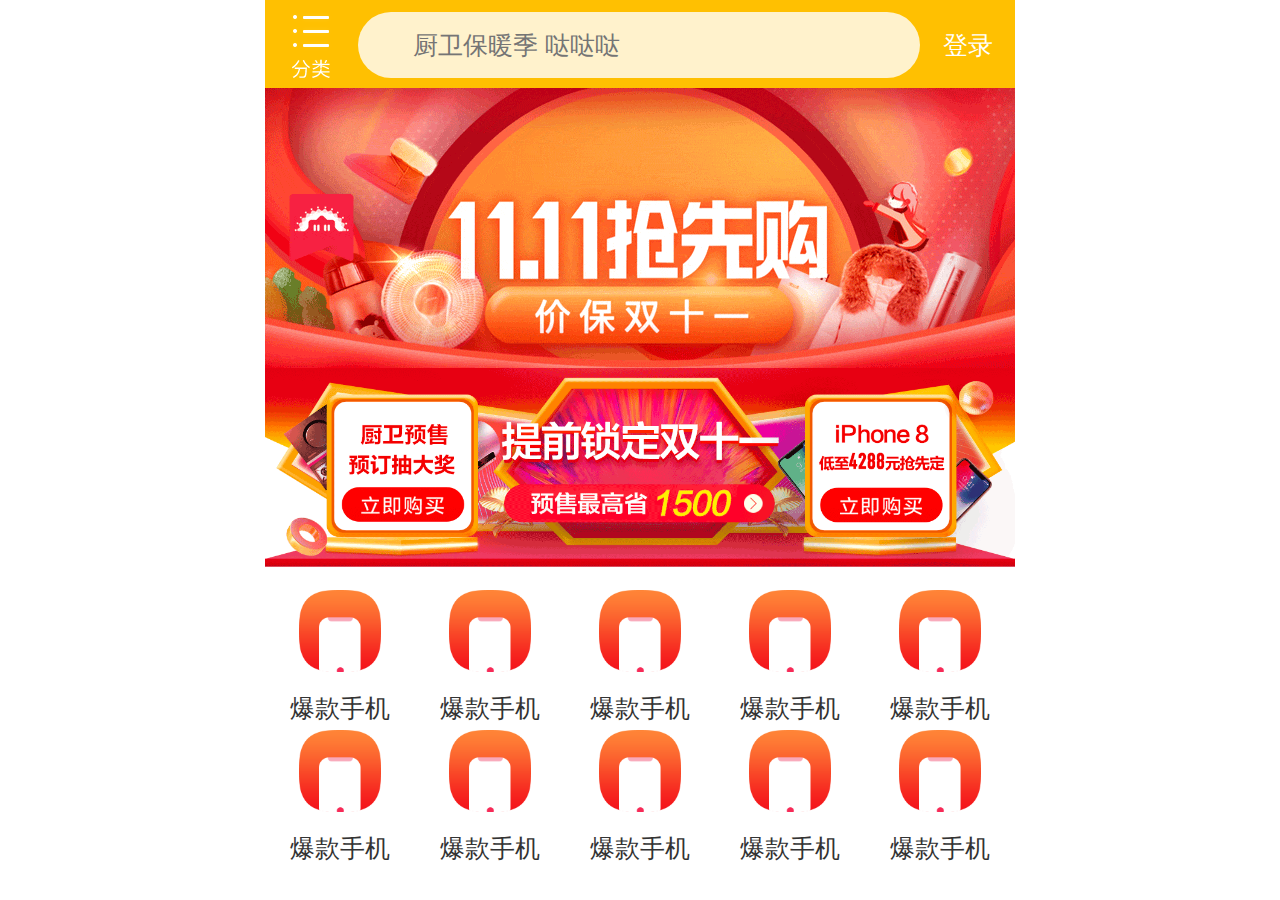
<file: H5/苏宁易购/index.html>
<!DOCTYPE html>
<html lang="en">

<head>
    <meta charset="UTF-8">
    <meta name="viewport" content="width=device-width, initial-scale=1.0, maximum-scale=1.0, user-scalable=0" />
    <meta http-equiv="X-UA-Compatible" content="ie=edge">
    <link rel="stylesheet" href="css/normalize.css">
    <link rel="stylesheet" href="css/index.css">
    <title>苏宁易购</title>
</head>

<body>
    <!-- 顶部搜索框 -->
    <div class="search-content">
        <a href="#" class="classify"></a>
        <div class="search">
            <form action="">
                <input type="search" value="厨卫保暖季 哒哒哒">
            </form>
        </div>
        <a href="#" class="login">登录</a>
    </div>
    <!-- banner部分 -->
    <div class="banner">
        <img src="upload/banner.gif" alt="">
    </div>
    <!-- 广告部分 -->
    <div class="ad">
        <a href="#"><img src="upload/ad1.gif" alt=""></a>
        <a href="#"><img src="upload/ad2.gif" alt=""></a>
        <a href="#"><img src="upload/ad3.gif" alt=""></a>
    </div>
    <!-- nav模块 -->
    <nav>
        <a href="#">
            <img src="upload/nav1.png" alt="">
            <span>爆款手机</span>
        </a>
        <a href="#">
            <img src="upload/nav1.png" alt="">
            <span>爆款手机</span>
        </a>
        <a href="#">
            <img src="upload/nav1.png" alt="">
            <span>爆款手机</span>
        </a>
        <a href="#">
            <img src="upload/nav1.png" alt="">
            <span>爆款手机</span>
        </a>
        <a href="#">
            <img src="upload/nav1.png" alt="">
            <span>爆款手机</span>
        </a>
        <a href="#">
            <img src="upload/nav1.png" alt="">
            <span>爆款手机</span>
        </a>
        <a href="#">
            <img src="upload/nav1.png" alt="">
            <span>爆款手机</span>
        </a>
        <a href="#">
            <img src="upload/nav1.png" alt="">
            <span>爆款手机</span>
        </a>
        <a href="#">
            <img src="upload/nav1.png" alt="">
            <span>爆款手机</span>
        </a>
        <a href="#">
            <img src="upload/nav1.png" alt="">
            <span>爆款手机</span>
        </a>

    </nav>
</body>

</html>
</file>
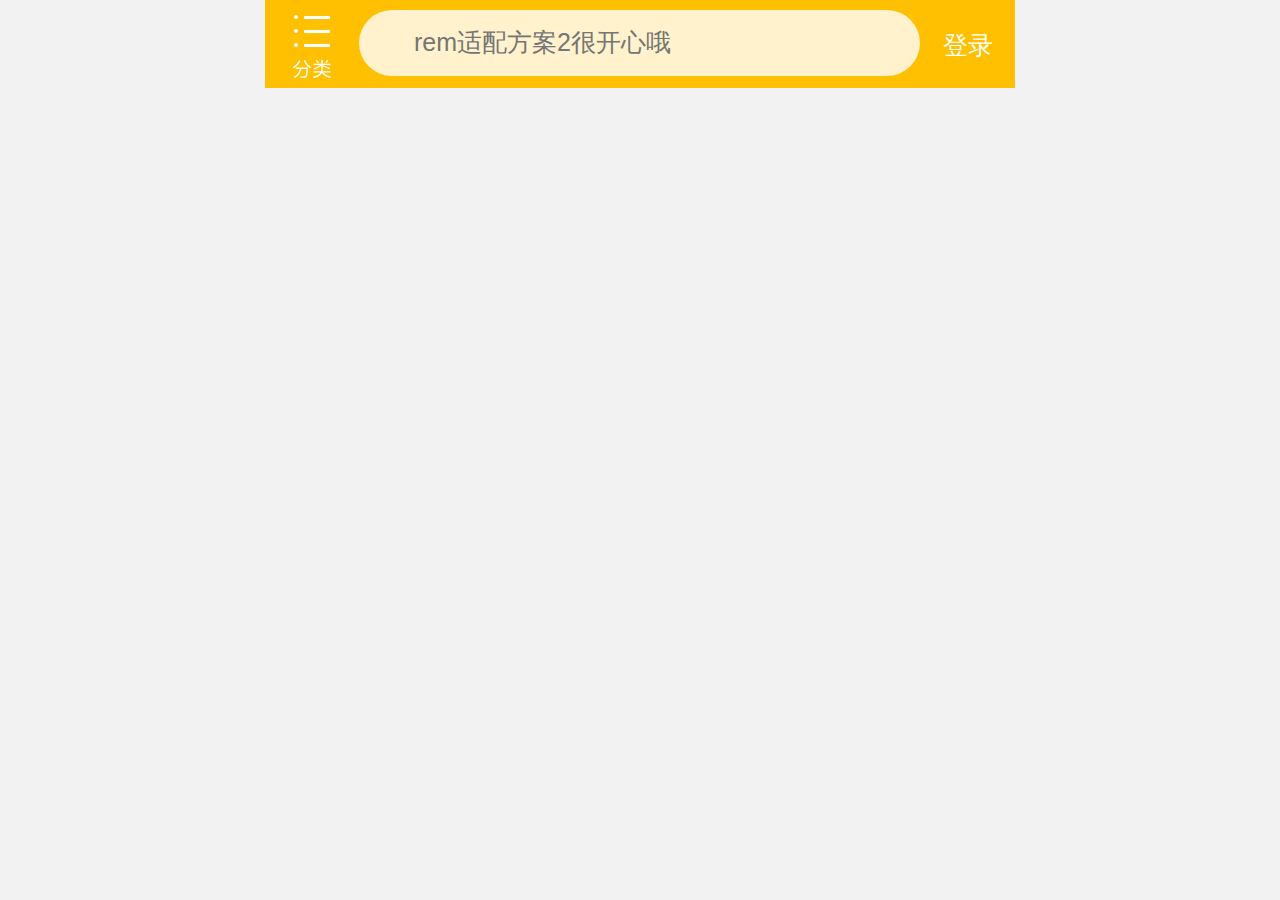
<file: H5/苏宁易购2.0/index.html>
<!DOCTYPE html>
<html lang="en">

<head>
    <meta charset="UTF-8">
    <meta name="viewport" content="width=device-width, user-scalable=no,initial-scale=1.0, maximum-scale=1.0, minimum-scale=1.0">

    <meta http-equiv="X-UA-Compatible" content="ie=edge">
    <link rel="stylesheet" href="css/normalize.css">
    <link rel="stylesheet" href="css/index.css">
    <!-- 引入我们的flexible.js 文件 -->
    <script src="js/flexible.js"></script>
    <title>Document</title>
</head>

<body>
    <div class="search-content">
        <a href="#" class="classify"></a>
        <div class="search">
            <form action="">
                <input type="search" value="rem适配方案2很开心哦">
            </form>
        </div>
        <a href="#" class="login">登录</a>
    </div>
</body>

</html>
</file>
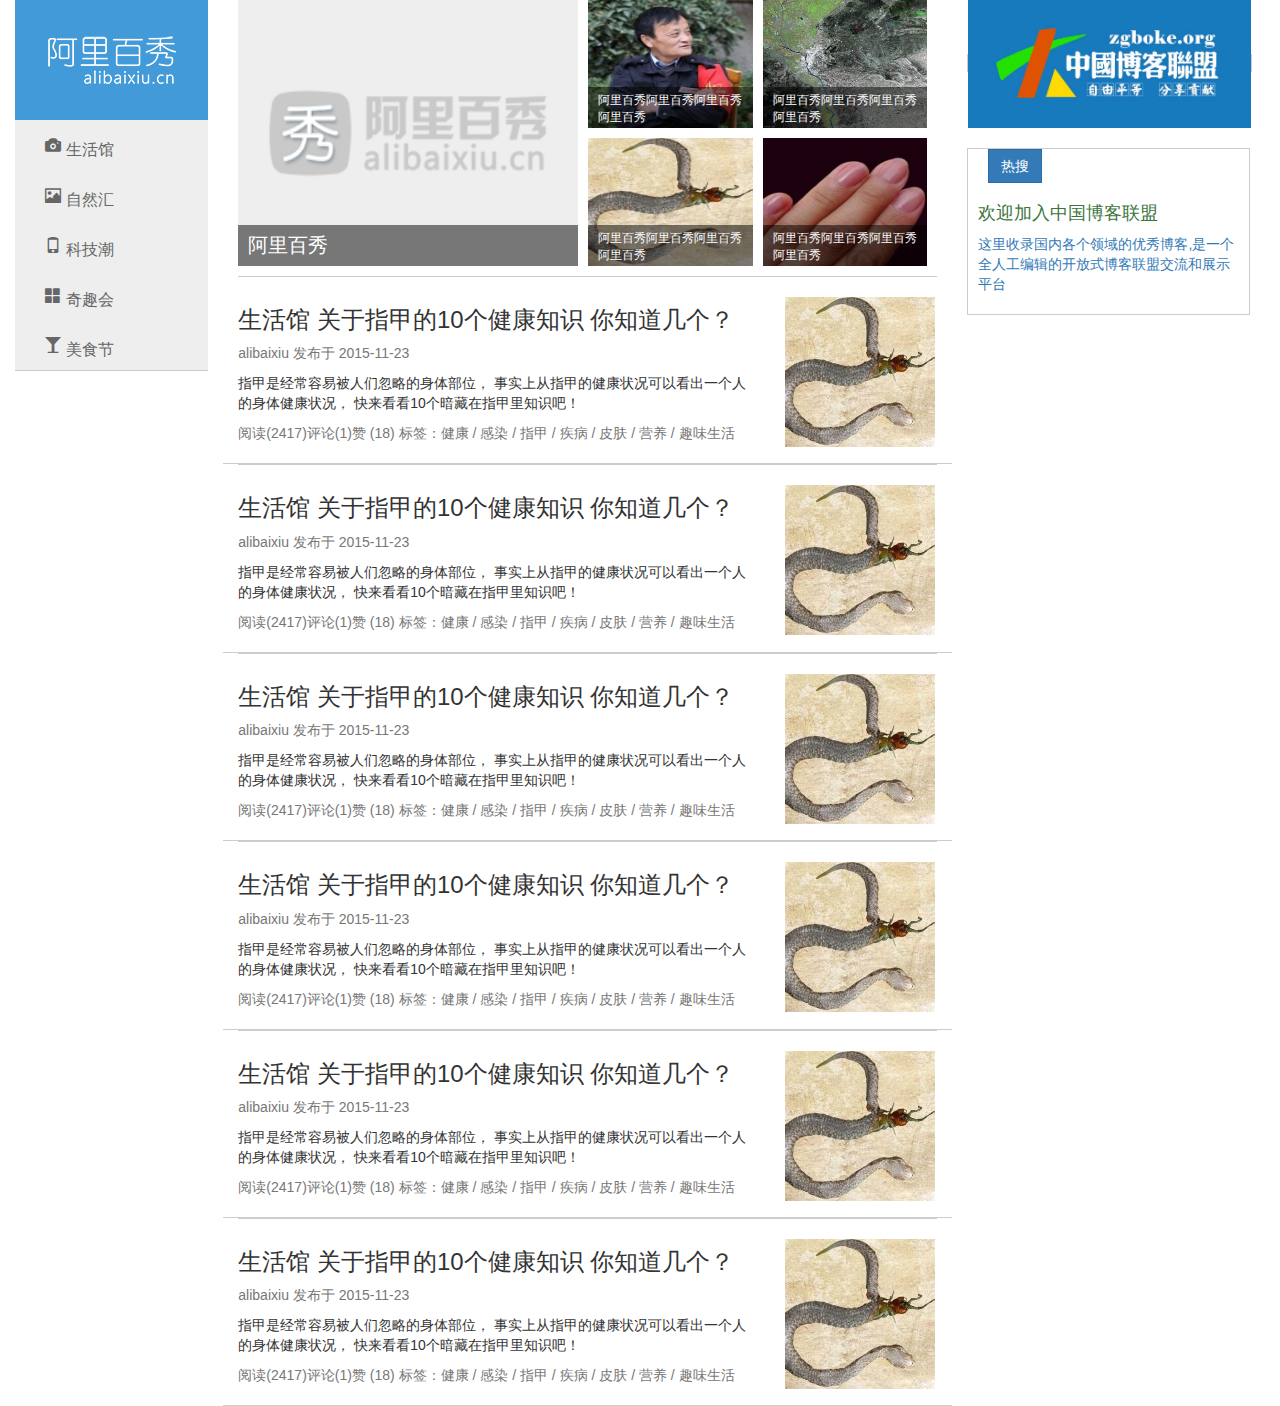
<file: H5/阿里百秀/index.html>
<!DOCTYPE html>
<html lang="en">

<head>
    <meta charset="utf-8">
    <meta http-equiv="X-UA-Compatible" content="IE=edge">
    <meta name="viewport" content="width=device-width, initial-scale=1">
    <title>阿里百秀</title>

    <!-- Bootstrap -->
    <link href="bootstrap/css/bootstrap.min.css" rel="stylesheet">
    <link rel="stylesheet" href="css/index.css">

    <!-- HTML5 shim and Respond.js for IE8 support of HTML5 elements and media queries -->
    <!-- WARNING: Respond.js doesn't work if you view the page via file:// -->
    <!--[if lt IE 9]>
      <script src="https://oss.maxcdn.com/html5shiv/3.7.2/html5shiv.min.js"></script>
      <script src="https://oss.maxcdn.com/respond/1.4.2/respond.min.js"></script>
    <![endif]-->
</head>

<body>
    <div class="container">
        <header class="col-md-2">
            <div class="logo">
                <a href="#">
                    <img src="images/logo.png" alt="" class="hidden-xs">
                    <span class="visible-xs">阿里百秀</span>
                </a>
            </div>
            <div class="nav">
                <ul>
                    <li>
                        <a href="#" class="glyphicon glyphicon-camera">生活馆</a>
                    </li>
                    <li>
                        <a href="#" class="glyphicon glyphicon-picture">自然汇</a>
                    </li>
                    <li>
                        <a href="#" class="glyphicon glyphicon-phone">科技潮</a>
                    </li>
                    <li>
                        <a href="#" class="glyphicon glyphicon-th-large">奇趣会</a>
                    </li>
                    <li>
                        <a href="#" class="glyphicon glyphicon-glass">美食节</a>
                    </li>
                </ul>
            </div>
        </header>
        <article class="col-md-7">
            <div class="news clearfix">
                <ul>
                    <li>
                        <a href="#">
                            <img src="upload/lg.png" alt="">
                            <p>阿里百秀</p>
                        </a>

                    </li>
                    <li>
                        <a href="#">
                            <img src="upload/1.jpg" alt="">
                            <p>阿里百秀阿里百秀阿里百秀阿里百秀</p>
                        </a>

                    </li>
                    <li>
                        <a href="#">
                            <img src="upload/2.jpg" alt="">
                            <p>阿里百秀阿里百秀阿里百秀阿里百秀</p>
                        </a>

                    </li>
                    <li>
                        <a href="#">
                            <img src="upload/3.jpg" alt="">
                            <p>阿里百秀阿里百秀阿里百秀阿里百秀</p>
                        </a>

                    </li>
                    <li>
                        <a href="#">
                            <img src="upload/4.jpg" alt="">
                            <p>阿里百秀阿里百秀阿里百秀阿里百秀</p>
                        </a>

                    </li>

                </ul>
            </div>
            <div class="public">
                <div class="row">
                    <div class="col-md-9">
                        <h3>生活馆 关于指甲的10个健康知识 你知道几个？</h3>
                        <p class="text-muted  hidden-xs">alibaixiu 发布于 2015-11-23</p>
                        <p class=" hidden-xs">指甲是经常容易被人们忽略的身体部位， 事实上从指甲的健康状况可以看出一个人的身体健康状况， 快来看看10个暗藏在指甲里知识吧！</p>
                        <p class="text-muted">阅读(2417)评论(1)赞 (18) <span class="hidden-xs">标签：健康 / 感染 / 指甲 / 疾病 / 皮肤 / 营养 / 趣味生活</span></p>
                    </div>
                    <div class="col-md-3 pic hidden-xs">
                        <img src="upload/3.jpg" alt="">
                    </div>
                </div>
            </div>
            <div class="public">
                <div class="row">
                    <div class="col-md-9">
                        <h3>生活馆 关于指甲的10个健康知识 你知道几个？</h3>
                        <p class="text-muted  hidden-xs">alibaixiu 发布于 2015-11-23</p>
                        <p class=" hidden-xs">指甲是经常容易被人们忽略的身体部位， 事实上从指甲的健康状况可以看出一个人的身体健康状况， 快来看看10个暗藏在指甲里知识吧！</p>
                        <p class="text-muted">阅读(2417)评论(1)赞 (18) <span class="hidden-xs">标签：健康 / 感染 / 指甲 / 疾病 / 皮肤 / 营养 / 趣味生活</span></p>
                    </div>
                    <div class="col-md-3 pic hidden-xs">
                        <img src="upload/3.jpg" alt="">
                    </div>
                </div>
            </div>
            <div class="public">
                <div class="row">
                    <div class="col-md-9">
                        <h3>生活馆 关于指甲的10个健康知识 你知道几个？</h3>
                        <p class="text-muted  hidden-xs">alibaixiu 发布于 2015-11-23</p>
                        <p class=" hidden-xs">指甲是经常容易被人们忽略的身体部位， 事实上从指甲的健康状况可以看出一个人的身体健康状况， 快来看看10个暗藏在指甲里知识吧！</p>
                        <p class="text-muted">阅读(2417)评论(1)赞 (18) <span class="hidden-xs">标签：健康 / 感染 / 指甲 / 疾病 / 皮肤 / 营养 / 趣味生活</span></p>
                    </div>
                    <div class="col-md-3 pic hidden-xs">
                        <img src="upload/3.jpg" alt="">
                    </div>
                </div>
            </div>
            <div class="public">
                <div class="row">
                    <div class="col-md-9">
                        <h3>生活馆 关于指甲的10个健康知识 你知道几个？</h3>
                        <p class="text-muted  hidden-xs">alibaixiu 发布于 2015-11-23</p>
                        <p class=" hidden-xs">指甲是经常容易被人们忽略的身体部位， 事实上从指甲的健康状况可以看出一个人的身体健康状况， 快来看看10个暗藏在指甲里知识吧！</p>
                        <p class="text-muted">阅读(2417)评论(1)赞 (18) <span class="hidden-xs">标签：健康 / 感染 / 指甲 / 疾病 / 皮肤 / 营养 / 趣味生活</span></p>
                    </div>
                    <div class="col-md-3 pic hidden-xs">
                        <img src="upload/3.jpg" alt="">
                    </div>
                </div>
            </div>
            <div class="public">
                <div class="row">
                    <div class="col-md-9">
                        <h3>生活馆 关于指甲的10个健康知识 你知道几个？</h3>
                        <p class="text-muted hidden-xs">alibaixiu 发布于 2015-11-23</p>
                        <p class=" hidden-xs">指甲是经常容易被人们忽略的身体部位， 事实上从指甲的健康状况可以看出一个人的身体健康状况， 快来看看10个暗藏在指甲里知识吧！</p>
                        <p class="text-muted">阅读(2417)评论(1)赞 (18) <span class="hidden-xs">标签：健康 / 感染 / 指甲 / 疾病 / 皮肤 / 营养 / 趣味生活</span></p>
                    </div>
                    <div class="col-md-3 pic hidden-xs">
                        <img src="upload/3.jpg" alt="">
                    </div>
                </div>
            </div>
            <div class="public">
                <div class="row">
                    <div class="col-md-9">
                        <h3>生活馆 关于指甲的10个健康知识 你知道几个？</h3>
                        <p class="text-muted hidden-xs">alibaixiu 发布于 2015-11-23</p>
                        <p class=" hidden-xs">指甲是经常容易被人们忽略的身体部位， 事实上从指甲的健康状况可以看出一个人的身体健康状况， 快来看看10个暗藏在指甲里知识吧！</p>
                        <p class="text-muted">阅读(2417)评论(1)赞 (18) <span class="hidden-xs">标签：健康 / 感染 / 指甲 / 疾病 / 皮肤 / 营养 / 趣味生活</span></p>
                    </div>
                    <div class="col-md-3 pic hidden-xs">
                        <img src="upload/3.jpg" alt="">
                    </div>
                </div>
            </div>
        </article>
        <aside class="col-md-3">
            <a href="" class="banner">
                <img src="upload/zgboke.jpg" alt="">
            </a>
            <a href="" class="hot">
                <span class="btn btn-primary">热搜</span>
                <h4 class="text-success">欢迎加入中国博客联盟</h4>
                <p class="text-primary">这里收录国内各个领域的优秀博客,是一个全人工编辑的开放式博客联盟交流和展示平台</p>
            </a>
        </aside>
    </div>
</body>

</html>
</file>
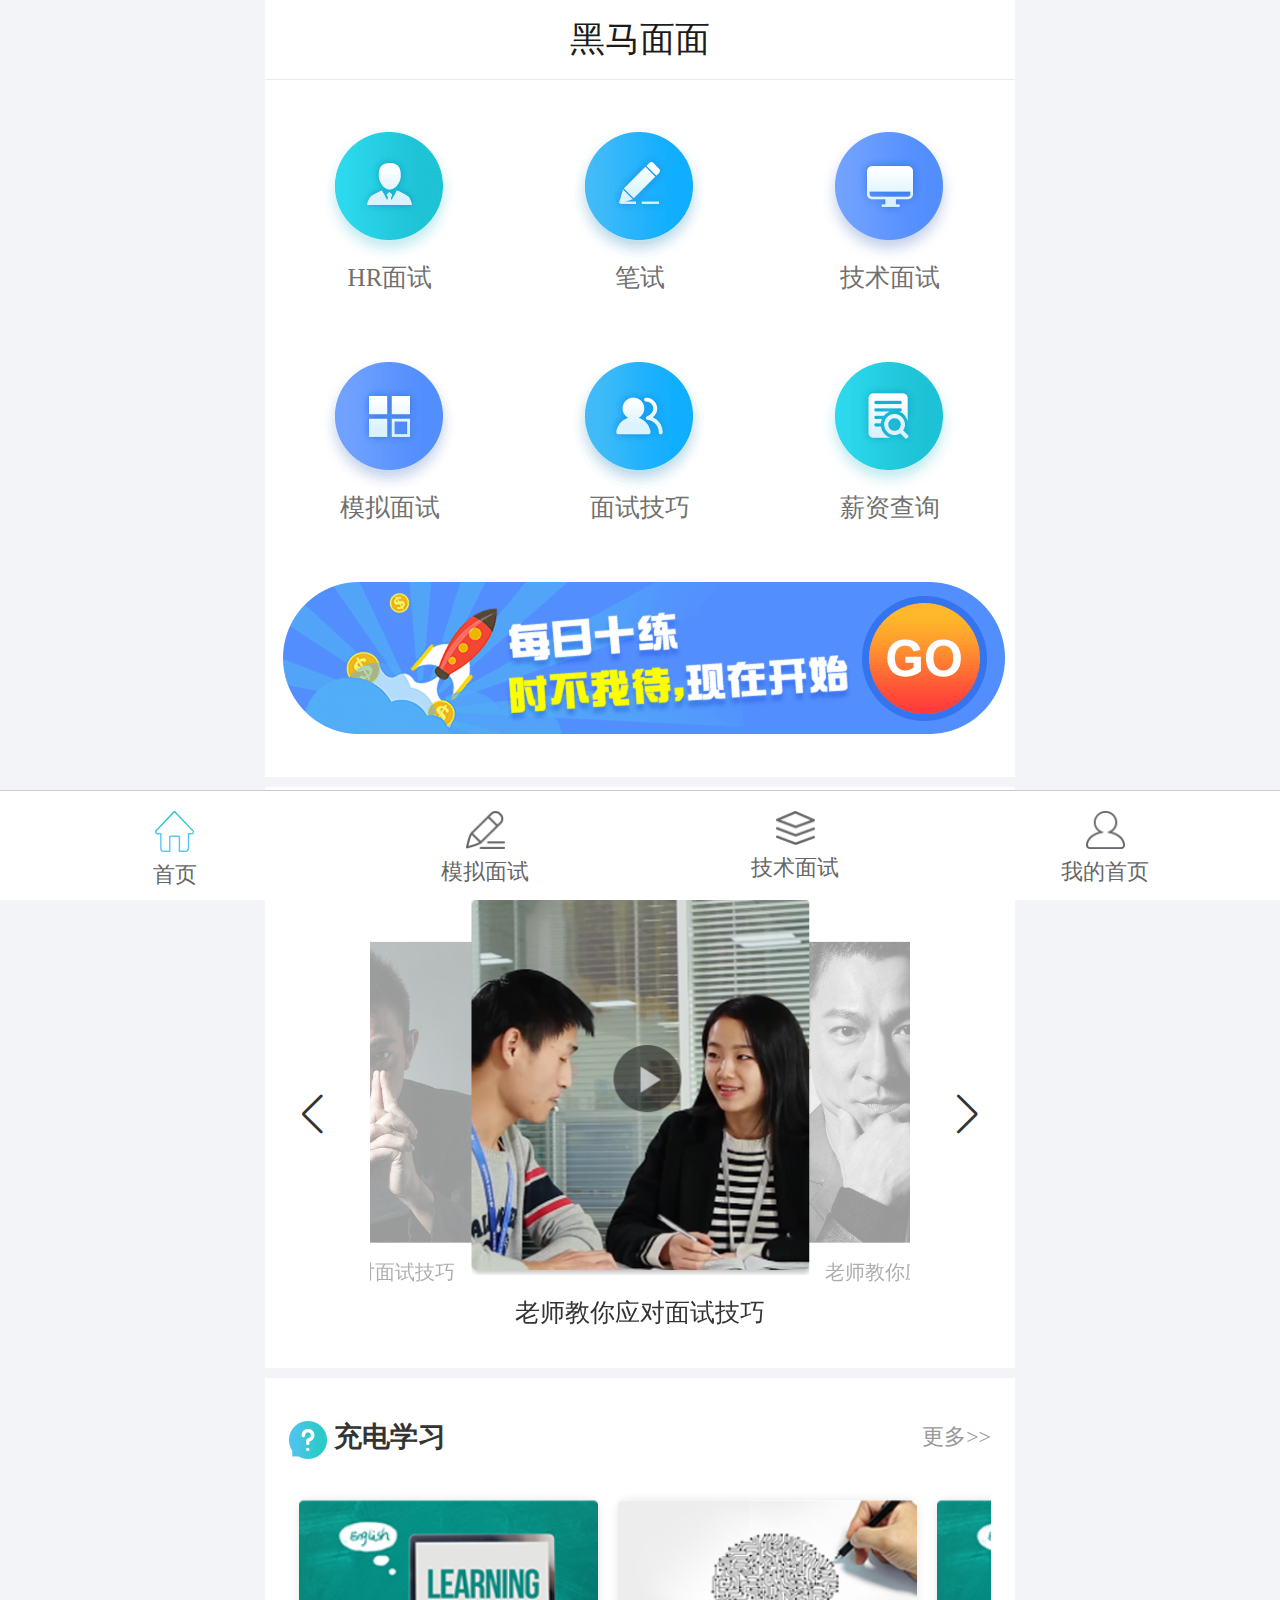
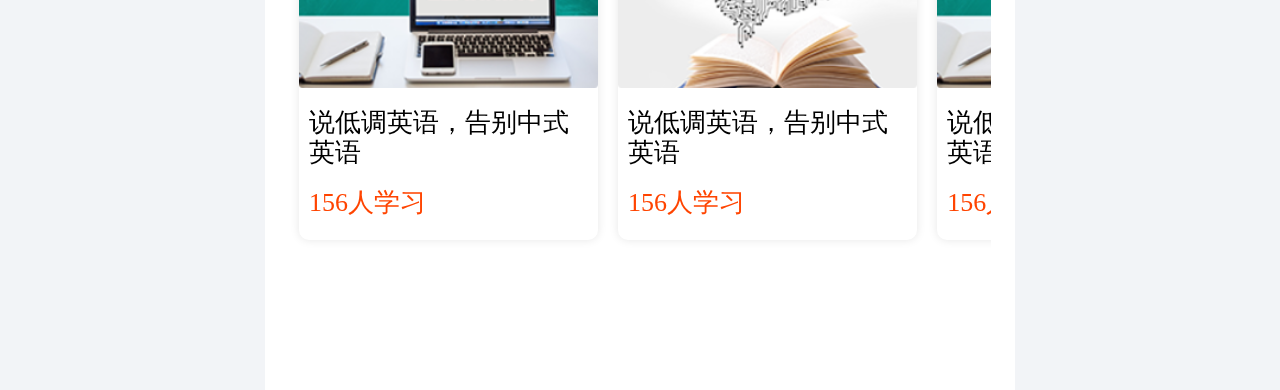
<file: H5/黑马面面/index.html>
<!DOCTYPE html>
<html lang="en">
  <head>
    <meta charset="UTF-8" />
    <meta name="viewport" content="width=device-width, initial-scale=1.0" />
    <title>黑马面面</title>
    <link rel="stylesheet" href="./css/normalize.css" />
    <!-- 先引入css文件 放到自己css文件的上面 -->
    <link rel="stylesheet" href="./css/swiper.min.css" />
    <link rel="stylesheet" href="./css/index.css" />
  </head>
  <body>
    <section class="warp">
      <!-- 头部区域 -->
      <header class="header">黑马面面</header>
      <!-- 导航栏部分 -->
      <nav class="nav">
        <a href="#" class="item">
          <img src="./icons/icon1.png" alt="" />
          <span>HR面试</span>
        </a>
        <a href="#" class="item">
          <img src="./icons/icon2.png" alt="" />
          <span>笔试</span>
        </a>
        <a href="#" class="item">
          <img src="./icons/icon3.png" alt="" />
          <span>技术面试</span>
        </a>
        <a href="#" class="item">
          <img src="./icons/icon4.png" alt="" />
          <span>模拟面试</span>
        </a>
        <a href="#" class="item">
          <img src="./icons/icon5.png" alt="" />
          <span>面试技巧</span>
        </a>
        <a href="#" class="item">
          <img src="./icons/icon6.png" alt="" />
          <span>薪资查询</span>
        </a>
      </nav>
      <!-- go模块 -->
      <section class="go">
        <img src="./images/go.png" alt="" />
      </section>
    </section>
    <!-- 就业指导模块 -->
    <section class="content">
      <!-- 头部 -->
      <div class="con-hd">
        <h4>
          <span class="icon"><img src="./icons/i2.png" alt="" /></span>
          就业指导
        </h4>
        <a href="#" class="more">更多>></a>
      </div>
      <!-- 旋转木马轮播图模块 -->
      <div class="get_job_focus">
        <!-- Swiper -->
        <div class="swiper-container get_job_fo">
          <div class="swiper-wrapper">
            <div class="swiper-slide">
              <a href="#"><img src="./images/pic.png" alt="" /></a>
              <p>老师教你应对面试技巧</p>
            </div>
            <div class="swiper-slide">
              <a href="#"><img src="./images/ldh.jpg" alt="" /></a>
              <p>老师教你应对面试技巧</p>
            </div>
            <div class="swiper-slide">
              <a href="#"><img src="./images/3.jpg" alt="" /></a>
              <p>老师教你应对面试技巧</p>
            </div>
          </div>
        </div>
        <!-- Add Arrows 根据需求这个代码放到 container外面 添加左右箭头-->
        <div class="swiper-button-next"></div>
        <div class="swiper-button-prev"></div>
      </div>
    </section>
    <!-- 充电学习模块 -->
    <section class="content study_con">
      <!-- 头部 -->
      <div class="con-hd">
        <h4>
          <span class="icon"><img src="./icons/i2.png" alt="" /></span>
          充电学习
        </h4>
        <a href="#" class="more">更多>></a>
      </div>
      <!-- 学习模块轮播图模块 -->
      <div class="study">
        <!-- Swiper -->
        <div class="swiper-container study_fo">
          <div class="swiper-wrapper">
            <div class="swiper-slide">
              <img src="./images/pic1.png" alt="" />
              <h5>说低调英语，告别中式英语</h5>
              <p>156人学习</p>
            </div>
            <div class="swiper-slide">
              <img src="./images/pic2.png" alt="" />
              <h5>说低调英语，告别中式英语</h5>
              <p>156人学习</p>
            </div>
            <div class="swiper-slide">
              <img src="./images/pic1.png" alt="" />
              <h5>说低调英语，告别中式英语</h5>
              <p>156人学习</p>
            </div>
            <div class="swiper-slide">
              <img src="./images/pic1.png" alt="" />
              <h5>说低调英语，告别中式英语</h5>
              <p>156人学习</p>
            </div>
          </div>
          <!-- Add Pagination -->
          <div class="swiper-pagination"></div>
        </div>
      </div>
    </section>
    <footer class="footer">
      <a href="#" class="item">
        <img src="./icons/home.png" alt="" />
        <p>首页</p>
      </a>
      <a href="#" class="item">
        <img src="./icons/ms.png" alt="" />
        <p>模拟面试</p>
      </a>
      <a href="#" class="item">
        <img src="./icons/net.png" alt="" />
        <p>技术面试</p>
      </a>
      <a href="#" class="item">
        <img src="./icons/user.png" alt="" />
        <p>我的首页</p>
      </a>
    </footer>
    <script src="./js/flexible.js"></script>
    <!-- 比如引入js文件 -->
    <script src="./js/swiper.min.js"></script>
    <script>
      // 第一个函数里面是 就业指导轮播图
      (function () {
        var swiper = new Swiper(".get_job_fo", {
          // 能够显示的 slider的个数
          slidesPerView: 2,
          // 每一个slide之间的距离
          spaceBetween: 30,
          centeredSlides: true,
          loop: true,
          // 添加左右箭头
          navigation: {
            nextEl: ".swiper-button-next",
            prevEl: ".swiper-button-prev",
          },
        });
      })();
      // 第二个函数的轮播图
      (function () {
        //  如果有多个轮播图最好修改下 swiper-container
        var swiper = new Swiper(".study_fo", {
          // 我们可以可以看看到的是 2个半
          slidesPerView: 2.2,
          spaceBetween: 20,
        });
      })();
    </script>
  </body>
</html>
</file>
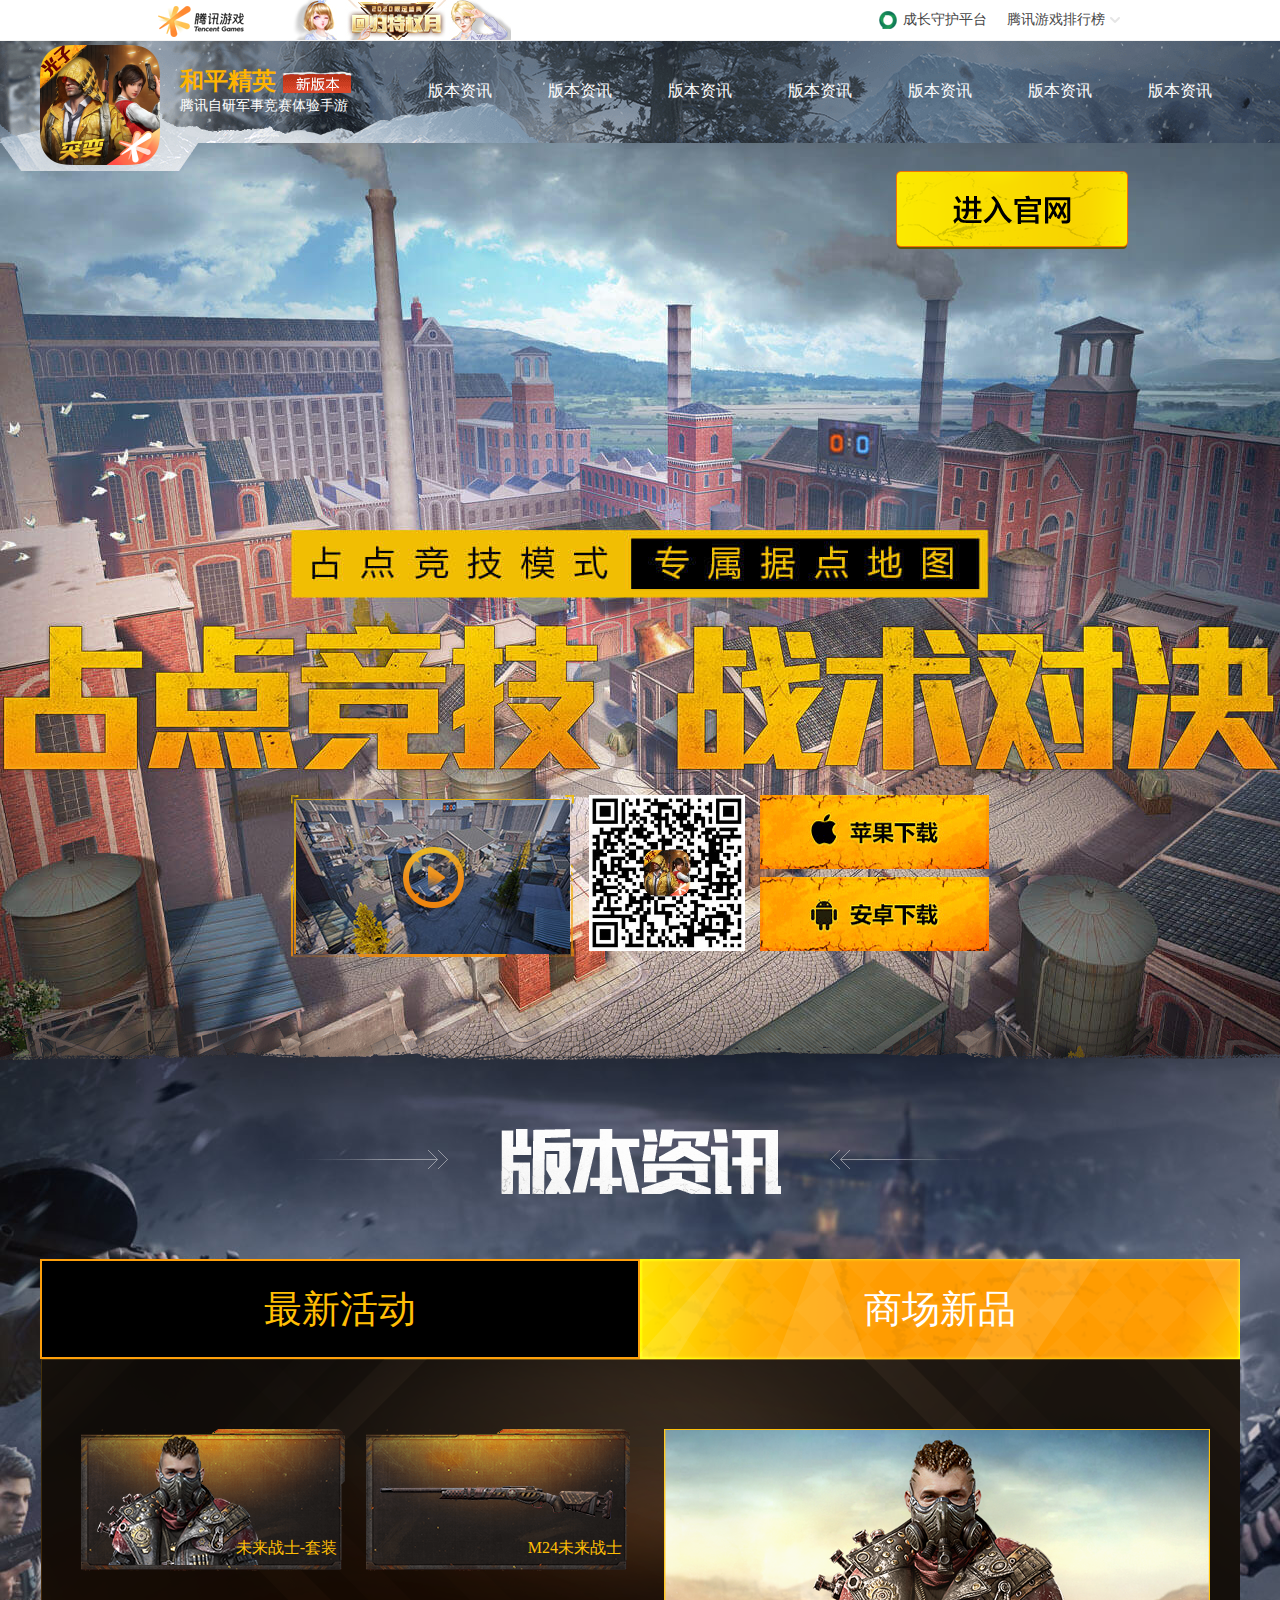
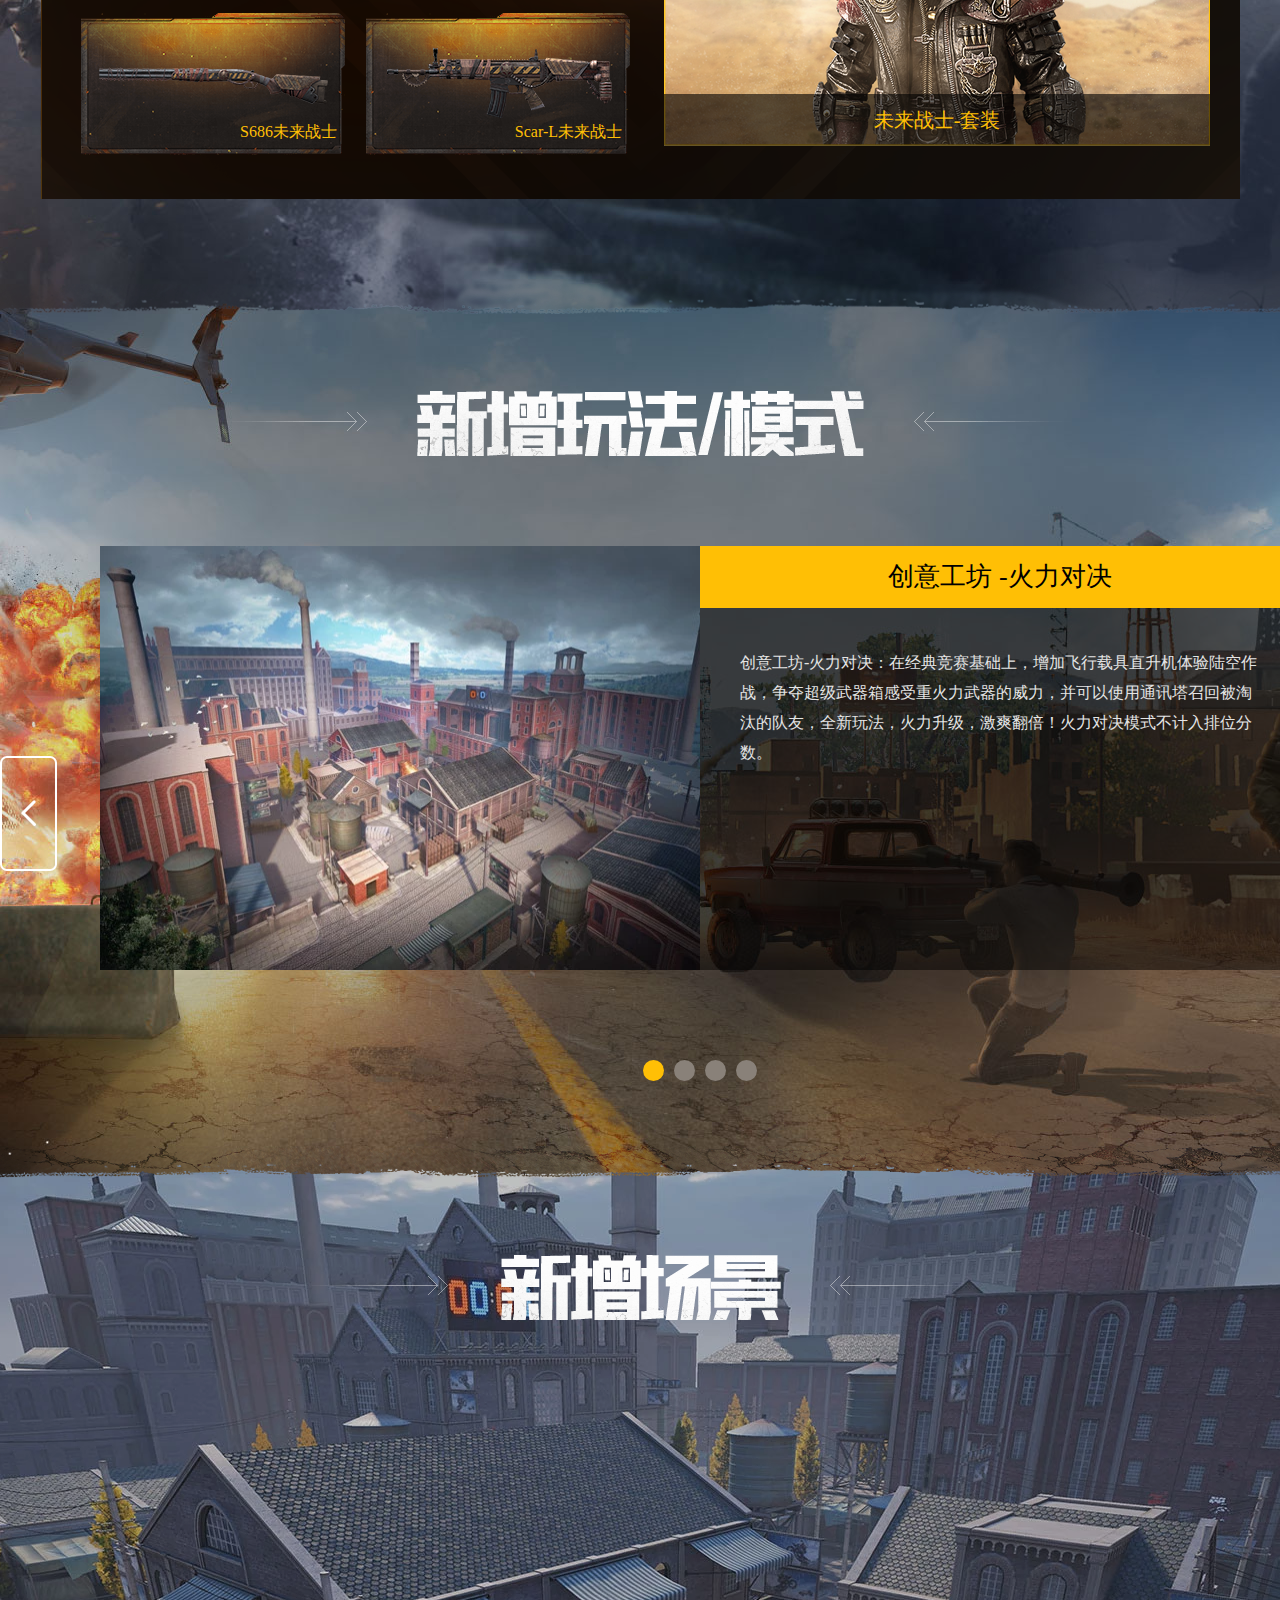
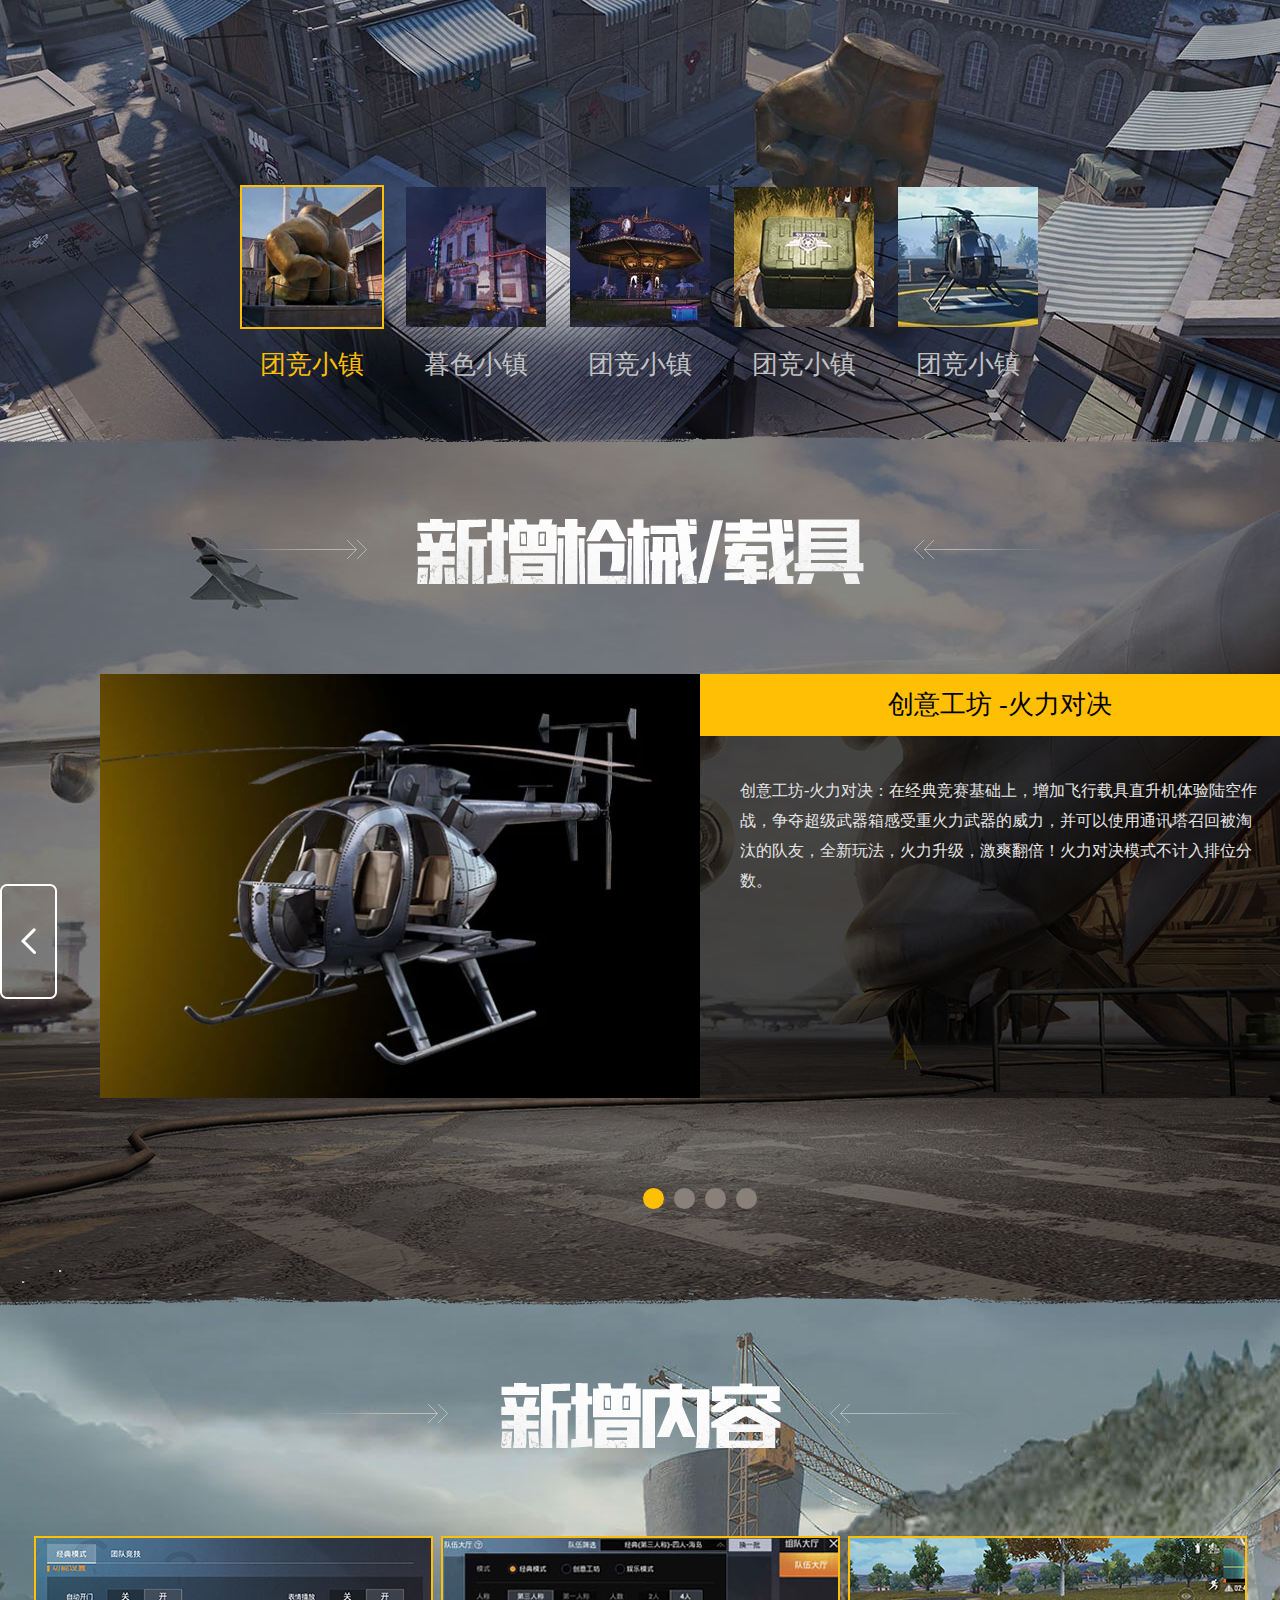
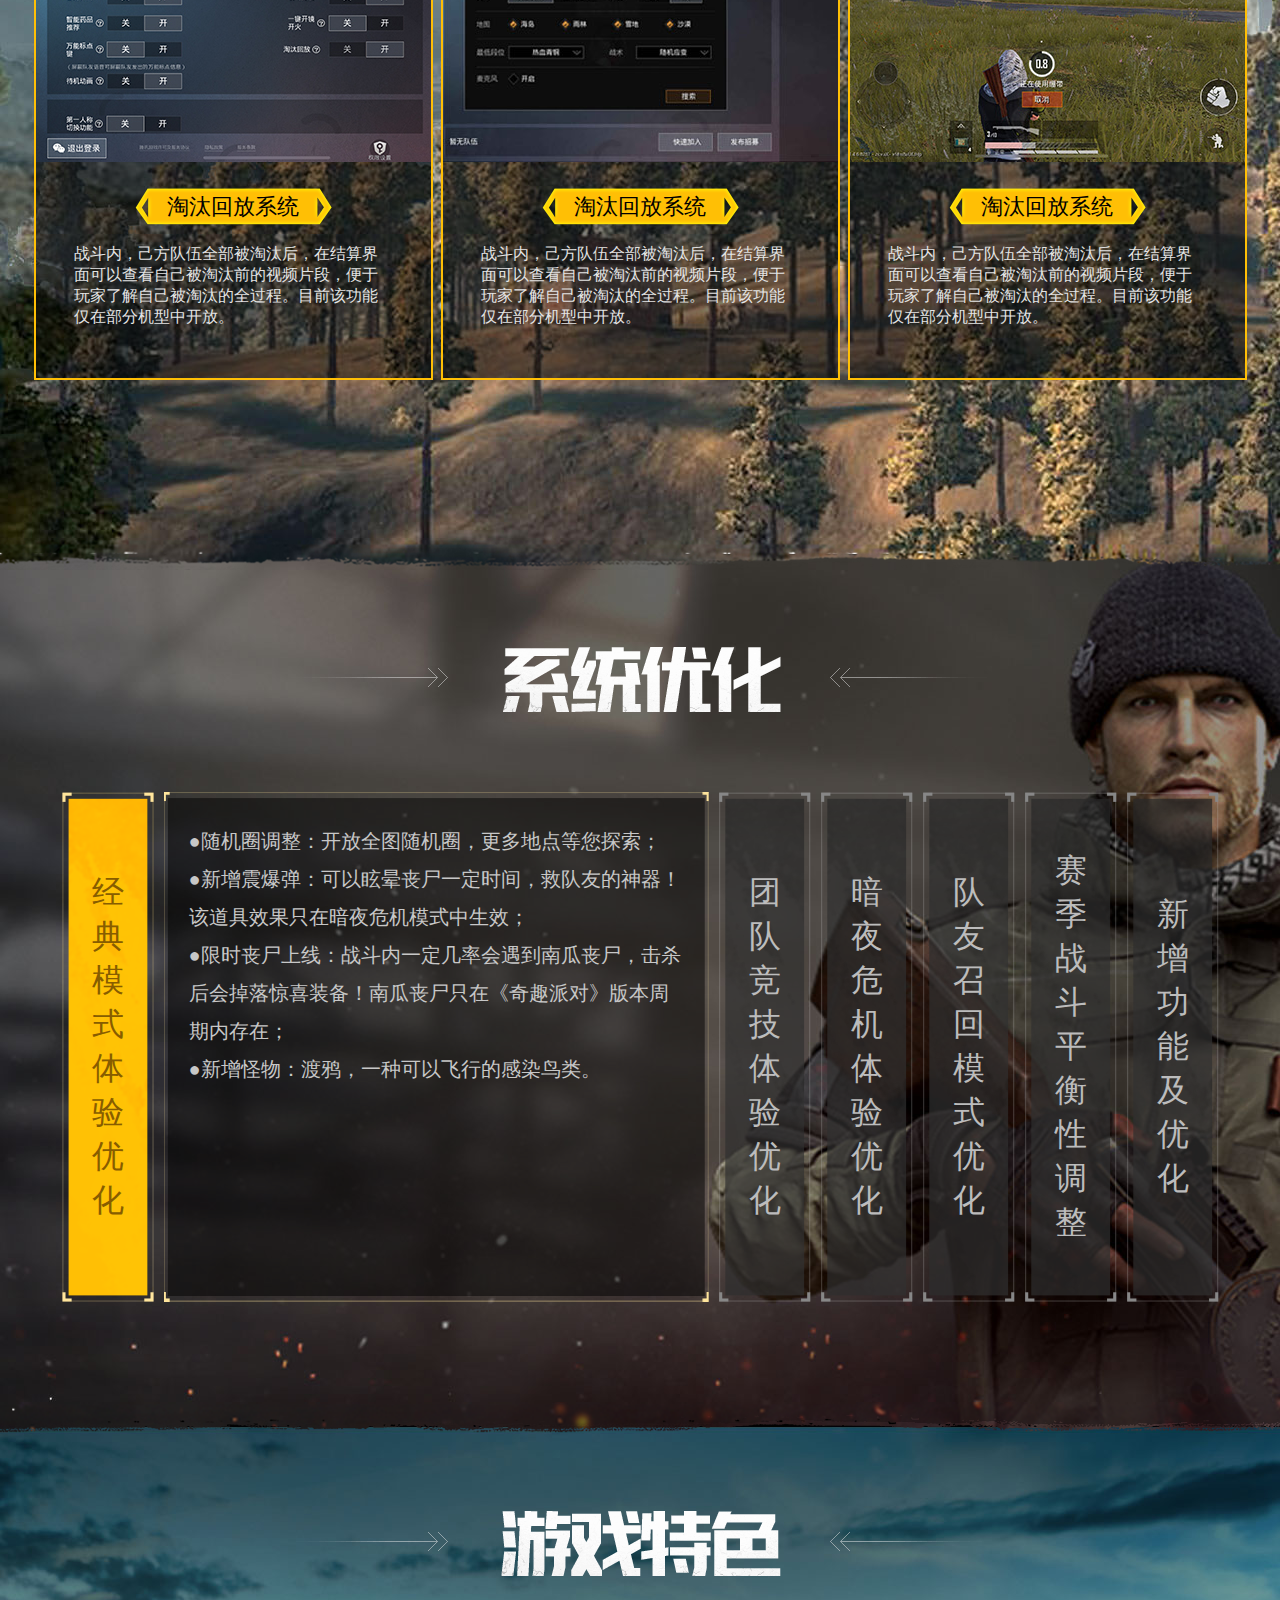
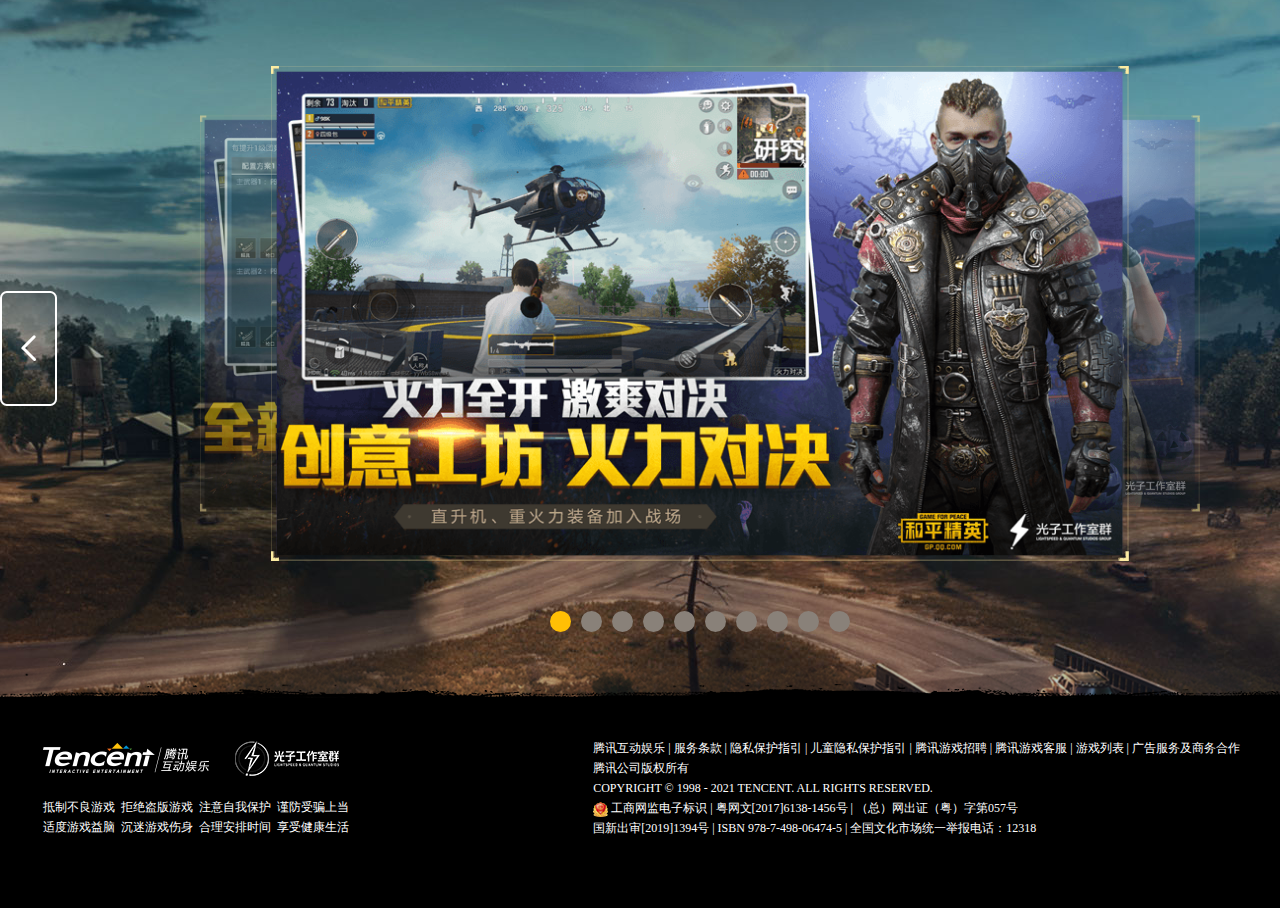
<file: PC/2021-01-17/index.html>
<!DOCTYPE html>
<html>

<head>
	<meta charset="UTF-8">
	<title></title>
	<link rel="stylesheet" href="css/index.css">
</head>

<body>
	<div id="top">
		<div class="container">
			<div class="left">
				<a href="#" class="logo"><img src="images/logo.png" alt=""></a>
				<span>
					<img src="images/img_01.jpg" alt="">
					<a href="#"><img src="images/img_02.jpg" alt=""></a>
				</span>
			</div>
			<div class="right">
				<h3 class="text1"><a href="#">成长守护平台</a></h3>
				<h3 class="text2">
					<span>腾讯游戏排行榜</span>
					<iframe src="https://game.gtimg.cn/images/js/title/title_game_rank.html?rd=0.76427870921507" frameborder="0"></iframe>
				</h3>
			</div>
		</div>
	</div>

	<nav id="nav">
		<div class="container">
			<div class="title">
				<a href="#"><img src="images/logo2.png" alt=""></a>
				<h1>
					和平精英<span>腾讯自研军事竞赛体验手游</span>
				</h1>
			</div>
			<ul>
				<li><a href="#">版本资讯</a></li>
				<li><a href="#">版本资讯</a></li>
				<li><a href="#">版本资讯</a></li>
				<li><a href="#">版本资讯</a></li>
				<li><a href="#">版本资讯</a></li>
				<li><a href="#">版本资讯</a></li>
				<li><a href="#">版本资讯</a></li>
			</ul>
		</div>
	</nav>

	<div id="section1">
		<div class="container">
			<a href="#" class="btn">进入官网</a>
			<div class="video">
				<div class="play">
					<a href="#"><img src="images/img_03.jpg" alt=""></a>
				</div>
				<img src="images/downqrcode.jpg" alt="" class="erweima">
				<div class="down">
					<a href="#"><img src="images/ios.png" alt=""></a>
					<a href="#"><img src="images/and.png" alt=""></a>
				</div>
			</div>
		</div>
	</div>
	<!-- 弹出视频 -->
	<div class="dialog">
		<div class="movie">
			<iframe frameborder="0" src="https://v.qq.com/txp/iframe/player.html?vid=y3023hikn7h" allowFullScreen="true" width="1046" height="640"></iframe>
		</div>
		<div class="closeBtn"></div>
	</div>
	<div class="shadow"></div>

	<!-- 
		http://www.pullywood.com/ImageAssistant/
	 -->

	<div id="section2">
		<h2>版本资讯</h2>
		<div class="container">
			<!-- 
				tabBtn	选项卡按钮的通用class,主要用于js获取
				tabList	第一层选项卡的class
			 -->
			<ul class="tabBtn tabList">
				<li>最新活动</li>
				<li class="active">商场新品</li>
			</ul>
			<!-- 
				tabContent	选项卡内容的通用class，用于js获取 
				con		第一层选项卡的内容class
			 -->
			<div class="tabContent con">
				<div class="subTab_1">
					<!-- 最新活动的内容 -->
					<ul class="tabBtn">
						<li class="active">抢占据点</li>
						<li>烤鸡大师</li>
					</ul>
					<div class="tabContent">
						<div class="active">
							<!-- 抢占据点的内容 -->
							<img src="images/img_04.jpg" alt="">
							<div class="text">
								<h3>11月22日-11月29日</h3>
								<p>活动期间，活动页面内每日首次占领任意据点可抽奖1次，传递给好友捷报前5名打开均可抽奖1次，有机会赢取永久深海格斗者套装，每日游戏内参与占点竞技更有累计奖励。</p>
							</div>
						</div>
						<div>
							<!-- 烤鸡大师的内容 -->
							<img src="images/img_05.jpg" alt="">
							<div class="text">
								<h3>11月22日-11月29日</h3>
								<p>活动期间，活动页面内每日首次占领任意据点可抽奖1次，传递给好友捷报前5名打开均可抽奖1次，有机会赢取永久深海格斗者套装，每日游戏内参与占点竞技更有累计奖励。</p>
							</div>
						</div>
					</div>

				</div>
				<div class="subTab_2  active">
					<!-- 商场新品的内容 -->
					<ul class="tabBtn">
						<li class="active">
							<img src="images/edition_01.png" alt="">
							<p>未来战士-套装</p>
						</li>
						<li>
							<img src="images/edition_02.png" alt="">
							<p>M24未来战士</p>
						</li>
						<li>
							<img src="images/edition_03.png" alt="">
							<p>S686未来战士</p>
						</li>
						<li>
							<img src="images/edition_04.png" alt="">
							<p>Scar-L未来战士</p>
						</li>
					</ul>
					<div class="tabContent">
						<div class="active">
							<img src="images/edition_05.png" alt="">
							<p>未来战士-套装</p>
						</div>
						<div>
							<img src="images/edition_02_big.png" alt="">
							<p>M24未来战士</p>
						</div>
						<div>
							<img src="images/edition_03_big.png" alt="">
							<p>S686未来战士</p>
						</div>
						<div>
							<img src="images/edition_04_big.png" alt="">
							<p>Scar-L未来战士</p>
						</div>
					</div>
				</div>
			</div>
		</div>
	</div>

	<div id="section3" class="public">
		<h2>新增玩法模式</h2>
		<div class="container">
			<div class="wrap">
				<ul>
					<li>
						<img src="images/pic_01.png" alt="">
						<div class="text">
							<h3>创意工坊 -火力对决</h3>
							<p>创意工坊-火力对决：在经典竞赛基础上，增加飞行载具直升机体验陆空作战，争夺超级武器箱感受重火力武器的威力，并可以使用通讯塔召回被淘汰的队友，全新玩法，火力升级，激爽翻倍！火力对决模式不计入排位分数。</p>
						</div>
					</li>
					<li>
						<img src="images/pic_02.png" alt="">
						<div class="text">
							<h3>创意工坊 -火力对决</h3>
							<p>创意工坊-火力对决：在经典竞赛基础上，增加飞行载具直升机体验陆空作战，争夺超级武器箱感受重火力武器的威力，并可以使用通讯塔召回被淘汰的队友，全新玩法，火力升级，激爽翻倍！火力对决模式不计入排位分数。</p>
						</div>
					</li>
					<li>
						<img src="images/pic_03.png" alt="">
						<div class="text">
							<h3>创意工坊 -火力对决</h3>
							<p>创意工坊-火力对决：在经典竞赛基础上，增加飞行载具直升机体验陆空作战，争夺超级武器箱感受重火力武器的威力，并可以使用通讯塔召回被淘汰的队友，全新玩法，火力升级，激爽翻倍！火力对决模式不计入排位分数。</p>
						</div>
					</li>
					<li>
						<img src="images/pic_04.png" alt="">
						<div class="text">
							<h3>创意工坊 -火力对决</h3>
							<p>创意工坊-火力对决：在经典竞赛基础上，增加飞行载具直升机体验陆空作战，争夺超级武器箱感受重火力武器的威力，并可以使用通讯塔召回被淘汰的队友，全新玩法，火力升级，激爽翻倍！火力对决模式不计入排位分数。</p>
						</div>
					</li>
				</ul>
			</div>
			<div class="btn">
				<button class="prev"></button>
				<button class="next"></button>
			</div>
			<div class="circle">
				<span class="active"></span>
				<span></span>
				<span></span>
				<span></span>
			</div>
		</div>
	</div>

	<div id="section4">
		<h2>新增场景</h2>
		<ul>
			<li class="active">
				<img src="images/section4_small_01.png" alt="">
				<p>团竞小镇</p>
			</li>
			<li>
				<img src="images/section4_small_02.png" alt="">
				<p>暮色小镇</p>
			</li>
			<li>
				<img src="images/section4_small_03.png" alt="">
				<p>团竞小镇</p>
			</li>
			<li>
				<img src="images/section4_small_04.png" alt="">
				<p>团竞小镇</p>
			</li>
			<li>
				<img src="images/section4_small_05.png" alt="">
				<p>团竞小镇</p>
			</li>
		</ul>
		<div class="bottom"></div>
	</div>

	<div id="section5" class="public">
		<h2>新增枪械/载具</h2>
		<div class="container">
			<div class="wrap">
				<ul>
					<li>
						<img src="images/img_06.png" alt="">
						<div class="text">
							<h3>创意工坊 -火力对决</h3>
							<p>创意工坊-火力对决：在经典竞赛基础上，增加飞行载具直升机体验陆空作战，争夺超级武器箱感受重火力武器的威力，并可以使用通讯塔召回被淘汰的队友，全新玩法，火力升级，激爽翻倍！火力对决模式不计入排位分数。</p>
						</div>
					</li>
					<li>
						<img src="images/pic_02.png" alt="">
						<div class="text">
							<h3>创意工坊 -火力对决</h3>
							<p>创意工坊-火力对决：在经典竞赛基础上，增加飞行载具直升机体验陆空作战，争夺超级武器箱感受重火力武器的威力，并可以使用通讯塔召回被淘汰的队友，全新玩法，火力升级，激爽翻倍！火力对决模式不计入排位分数。</p>
						</div>
					</li>
					<li>
						<img src="images/pic_03.png" alt="">
						<div class="text">
							<h3>创意工坊 -火力对决</h3>
							<p>创意工坊-火力对决：在经典竞赛基础上，增加飞行载具直升机体验陆空作战，争夺超级武器箱感受重火力武器的威力，并可以使用通讯塔召回被淘汰的队友，全新玩法，火力升级，激爽翻倍！火力对决模式不计入排位分数。</p>
						</div>
					</li>
					<li>
						<img src="images/pic_04.png" alt="">
						<div class="text">
							<h3>创意工坊 -火力对决</h3>
							<p>创意工坊-火力对决：在经典竞赛基础上，增加飞行载具直升机体验陆空作战，争夺超级武器箱感受重火力武器的威力，并可以使用通讯塔召回被淘汰的队友，全新玩法，火力升级，激爽翻倍！火力对决模式不计入排位分数。</p>
						</div>
					</li>
				</ul>
			</div>
			<div class="btn">
				<button class="prev"></button>
				<button class="next"></button>
			</div>
			<div class="circle">
				<span class="active"></span>
				<span></span>
				<span></span>
				<span></span>
			</div>
		</div>
	</div>

	<!-- section6 -->
	<div id="section6">
		<h2>新增内容</h2>
		<ul>
			<li>
				<img src="images/img_06.jpg" alt="">
				<h3>淘汰回放系统</h3>
				<p>战斗内，己方队伍全部被淘汰后，在结算界面可以查看自己被淘汰前的视频片段，便于玩家了解自己被淘汰的全过程。目前该功能仅在部分机型中开放。</p>
			</li>
			<li>
				<img src="images/img_07.jpg" alt="">
				<h3>淘汰回放系统</h3>
				<p>战斗内，己方队伍全部被淘汰后，在结算界面可以查看自己被淘汰前的视频片段，便于玩家了解自己被淘汰的全过程。目前该功能仅在部分机型中开放。</p>
			</li>
			<li>
				<img src="images/img_08.jpg" alt="">
				<h3>淘汰回放系统</h3>
				<p>战斗内，己方队伍全部被淘汰后，在结算界面可以查看自己被淘汰前的视频片段，便于玩家了解自己被淘汰的全过程。目前该功能仅在部分机型中开放。</p>
			</li>
		</ul>
	</div>

	<!-- section7 -->
	<div id="section7">
		<h2>系统优化</h2>
		<ul>
			<li class="active">
				<h3><p>经典模式体验优化</p></h3>
				<div>
					<p>●随机圈调整：开放全图随机圈，更多地点等您探索；<br>●新增震爆弹：可以眩晕丧尸一定时间，救队友的神器！该道具效果只在暗夜危机模式中生效；<br>●限时丧尸上线：战斗内一定几率会遇到南瓜丧尸，击杀后会掉落惊喜装备！南瓜丧尸只在《奇趣派对》版本周期内存在；<br>●新增怪物：渡鸦，一种可以飞行的感染鸟类。</p>
				</div>
			</li>
			<li>
				<h3><p>团队竞技体验优化</p></h3>
				<div>
					<p>●随机圈调整：开放全图随机圈，更多地点等您探索；<br>●新增震爆弹：可以眩晕丧尸一定时间，救队友的神器！该道具效果只在暗夜危机模式中生效；<br>●限时丧尸上线：战斗内一定几率会遇到南瓜丧尸，击杀后会掉落惊喜装备！南瓜丧尸只在《奇趣派对》版本周期内存在；<br>●新增怪物：渡鸦，一种可以飞行的感染鸟类。</p>
				</div>
			</li>
			<li>
				<h3><p>暗夜危机体验优化</p></h3>
				<div>
					<p>●随机圈调整：开放全图随机圈，更多地点等您探索；<br>●新增震爆弹：可以眩晕丧尸一定时间，救队友的神器！该道具效果只在暗夜危机模式中生效；<br>●限时丧尸上线：战斗内一定几率会遇到南瓜丧尸，击杀后会掉落惊喜装备！南瓜丧尸只在《奇趣派对》版本周期内存在；<br>●新增怪物：渡鸦，一种可以飞行的感染鸟类。</p>
				</div>
			</li>
			<li>
				<h3><p>队友召回模式优化</p></h3>
				<div>
					<p>●随机圈调整：开放全图随机圈，更多地点等您探索；<br>●新增震爆弹：可以眩晕丧尸一定时间，救队友的神器！该道具效果只在暗夜危机模式中生效；<br>●限时丧尸上线：战斗内一定几率会遇到南瓜丧尸，击杀后会掉落惊喜装备！南瓜丧尸只在《奇趣派对》版本周期内存在；<br>●新增怪物：渡鸦，一种可以飞行的感染鸟类。</p>
				</div>
			</li>
			<li>
				<h3><p>赛季战斗平衡性调整</p></h3>
				<div>
					<p>●随机圈调整：开放全图随机圈，更多地点等您探索；<br>●新增震爆弹：可以眩晕丧尸一定时间，救队友的神器！该道具效果只在暗夜危机模式中生效；<br>●限时丧尸上线：战斗内一定几率会遇到南瓜丧尸，击杀后会掉落惊喜装备！南瓜丧尸只在《奇趣派对》版本周期内存在；<br>●新增怪物：渡鸦，一种可以飞行的感染鸟类。</p>
				</div>
			</li>
			<li>
				<h3><p>新增功能及优化</p></h3>
				<div>
					<p>●随机圈调整：开放全图随机圈，更多地点等您探索；<br>●新增震爆弹：可以眩晕丧尸一定时间，救队友的神器！该道具效果只在暗夜危机模式中生效；<br>●限时丧尸上线：战斗内一定几率会遇到南瓜丧尸，击杀后会掉落惊喜装备！南瓜丧尸只在《奇趣派对》版本周期内存在；<br>●新增怪物：渡鸦，一种可以飞行的感染鸟类。</p>
				</div>
			</li>
		</ul>
	</div>

	<div id="section8" class="public">
		<h2>游戏特色</h2>
		<div class="container">
			<div class="wrap">
				<ul>
					<li><img src="images/section8_pic_img1.png" alt=""></li>
					<li><img src="images/section8_pic_img2.png" alt=""></li>
					<li><img src="images/section8_pic_img3.png" alt=""></li>
					<li><img src="images/section8_pic_img4.png" alt=""></li>
					<li><img src="images/section8_pic_img5.png" alt=""></li>
					<li><img src="images/section8_pic_img6.png" alt=""></li>
					<li><img src="images/section8_pic_img7.png" alt=""></li>
					<li><img src="images/section8_pic_img8.png" alt=""></li>
					<li><img src="images/section8_pic_img9.png" alt=""></li>
					<li><img src="images/section8_pic_img10.png" alt=""></li>
				</ul>
			</div>
			<div class="btn">
				<button class="prev"></button>
				<button class="next"></button>
			</div>
			<div class="circle">
				<span class="active"></span>
				<span></span>
				<span></span>
				<span></span>
				<span></span>
				<span></span>
				<span></span>
				<span></span>
				<span></span>
				<span></span>
			</div>
		</div>
	</div>

	<footer id="footer">
		<div class="container">
			<div class="footLeft">
				<div class="logo">
					<a href="#"><img src="images/foot-dark.png" alt=""></a>
					<a href="#"><img src="images/foot-logo3.png" alt=""></a>
				</div>
				<ul>
					<li>抵制不良游戏</li>
					<li>拒绝盗版游戏</li>
					<li>注意自我保护</li>
					<li>谨防受骗上当</li>
					<li>适度游戏益脑</li>
					<li>沉迷游戏伤身</li>
					<li>合理安排时间</li>
					<li>享受健康生活</li>
				</ul>
			</div>
			<div class="footRight">
				<p>
					<a href="#">腾讯互动娱乐</a> | <a href="#">服务条款</a> | <a href="#">隐私保护指引</a> | <a href="#">儿童隐私保护指引</a> | <a href="#">腾讯游戏招聘</a> | <a href="#">腾讯游戏客服</a> | <a href="#">游戏列表</a> | <a href="#">广告服务及商务合作</a>
				</p>
				<p><a href="#">腾讯公司版权所有</a></p>
				<p>COPYRIGHT © 1998 - 2021 TENCENT. ALL RIGHTS RESERVED.</p>
				<p>
					<a href="#">
						<img src="images/gswj.png" width="15" height="15">
						<span>工商网监电子标识</span>
					</a> |
					<a href="#">粤网文[2017]6138-1456号</a> | <a href="#">（总）网出证（粤）字第057号</a>
				</p>
				<p>国新出审[2019]1394号 | ISBN 978-7-498-06474-5 | 全国文化市场统一举报电话：12318</p>
			</div>
		</div>
	</footer>

	<script src="js/index.js"></script>
</body>

</html>
</file>
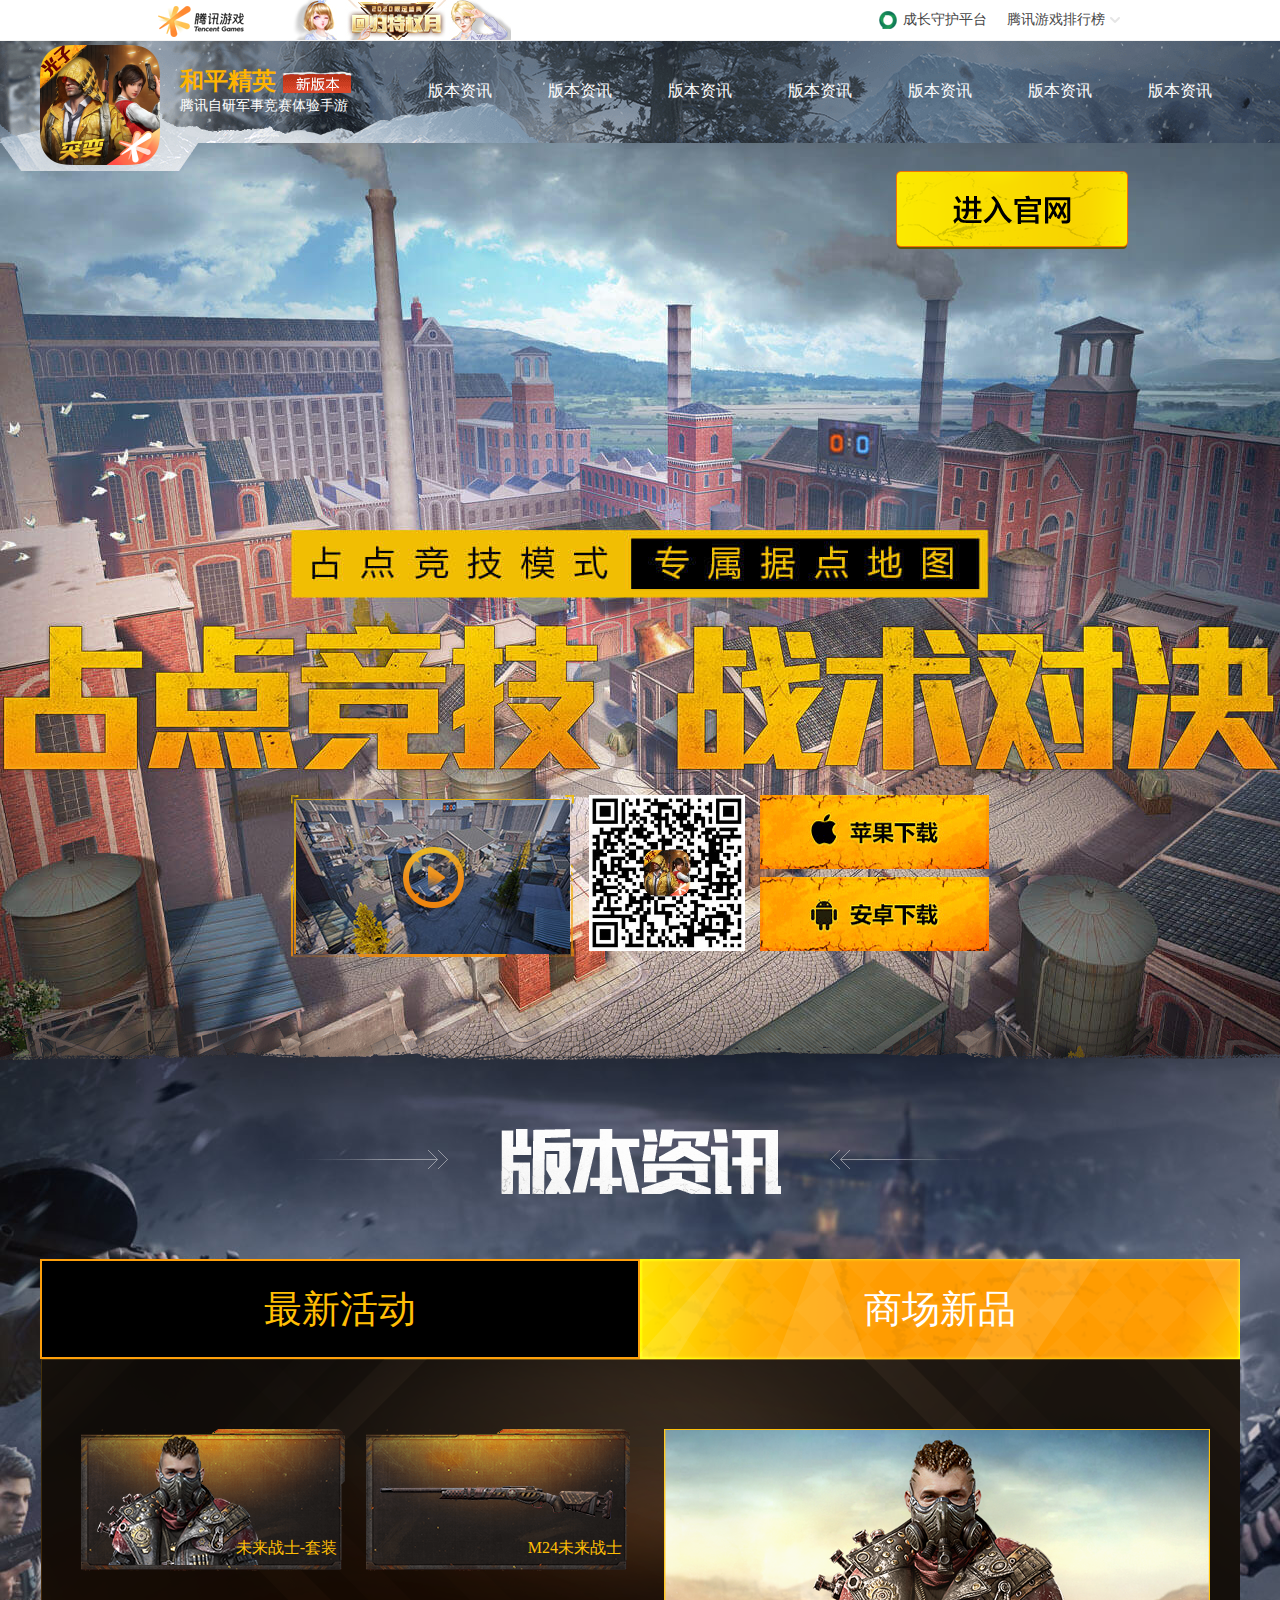
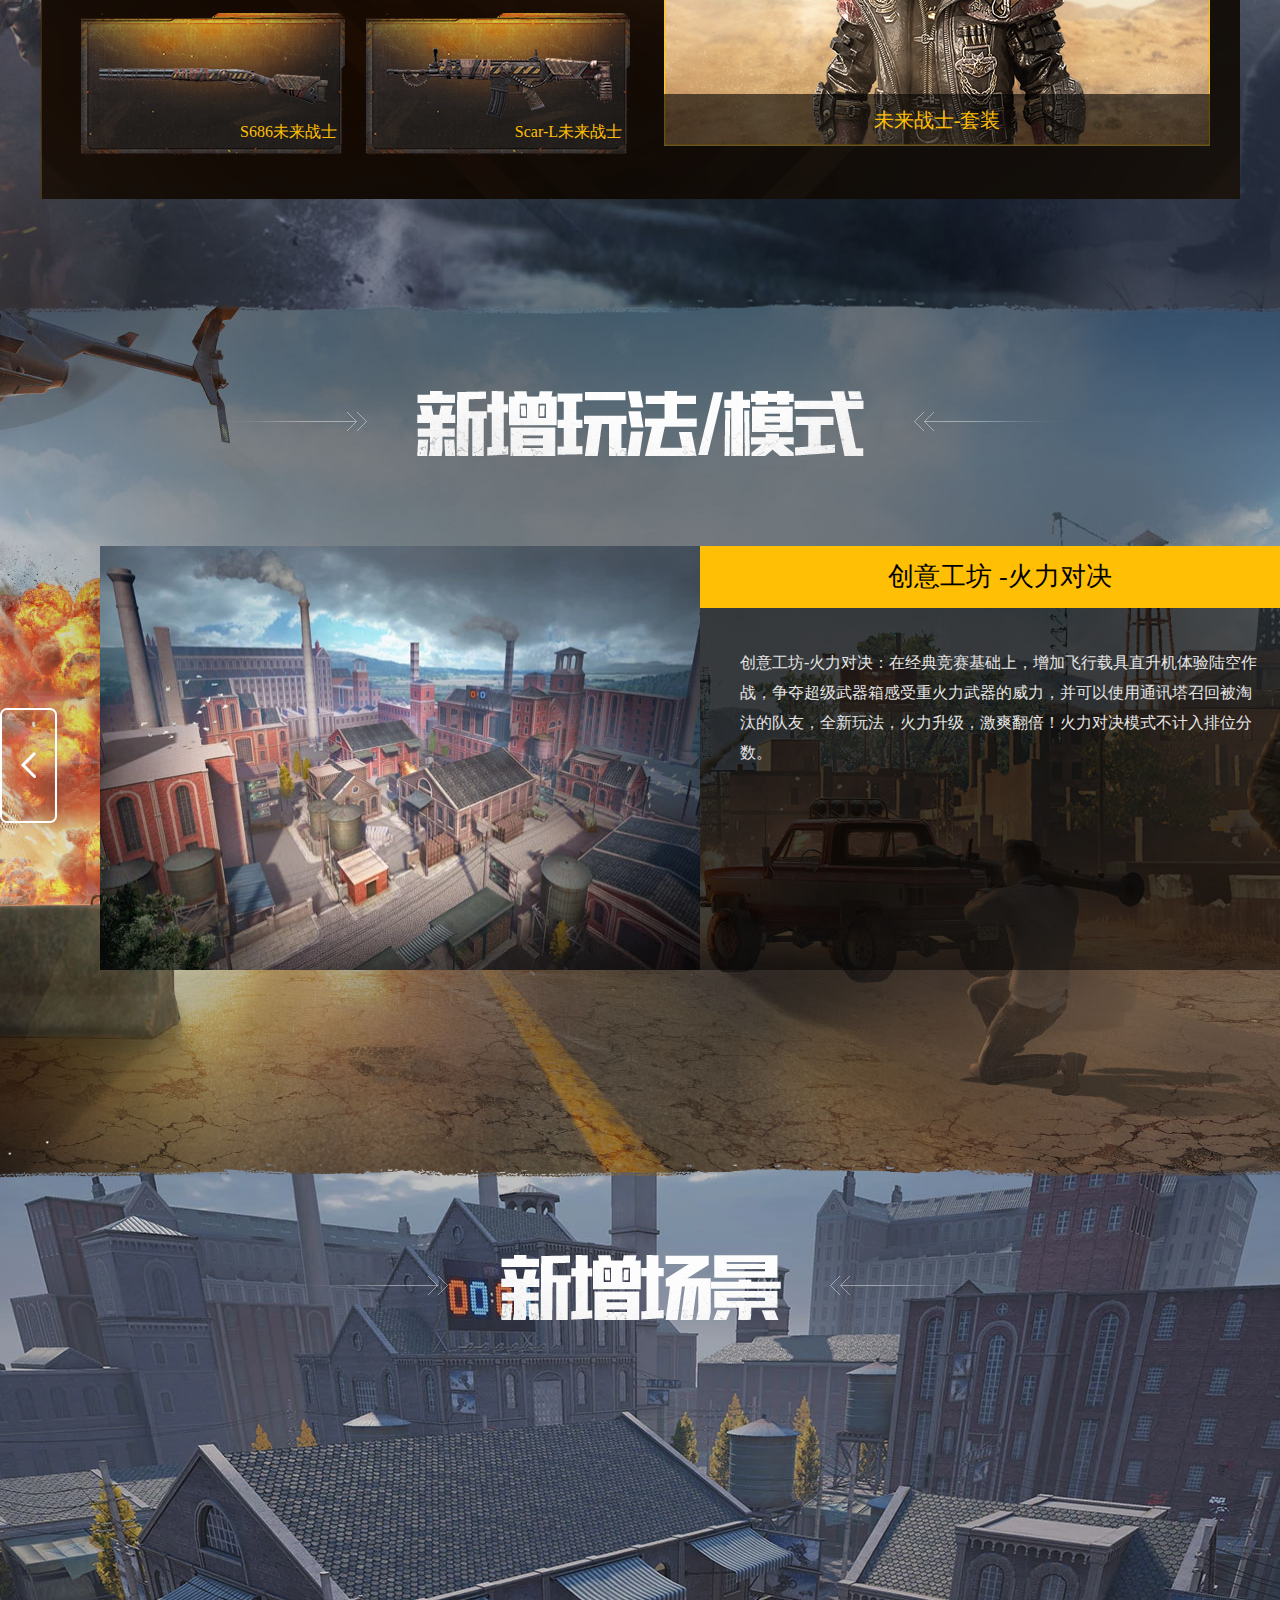
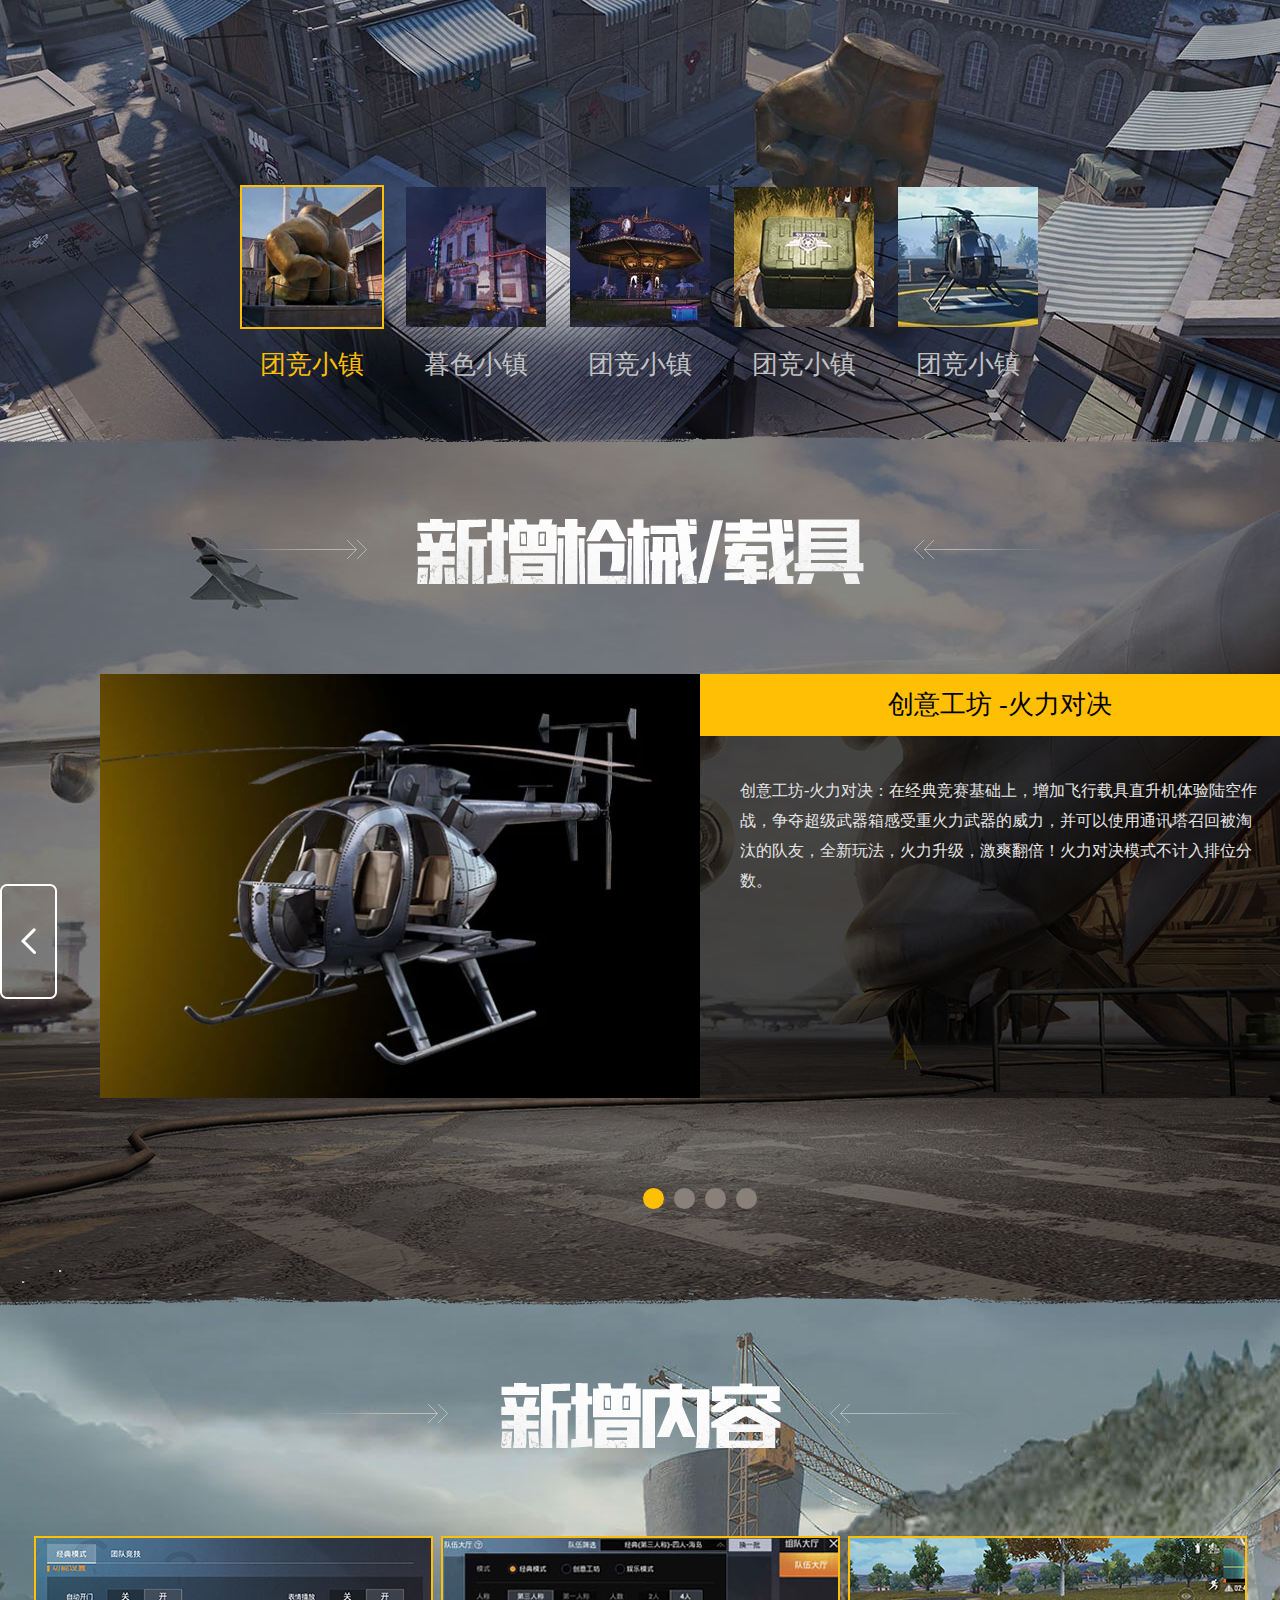
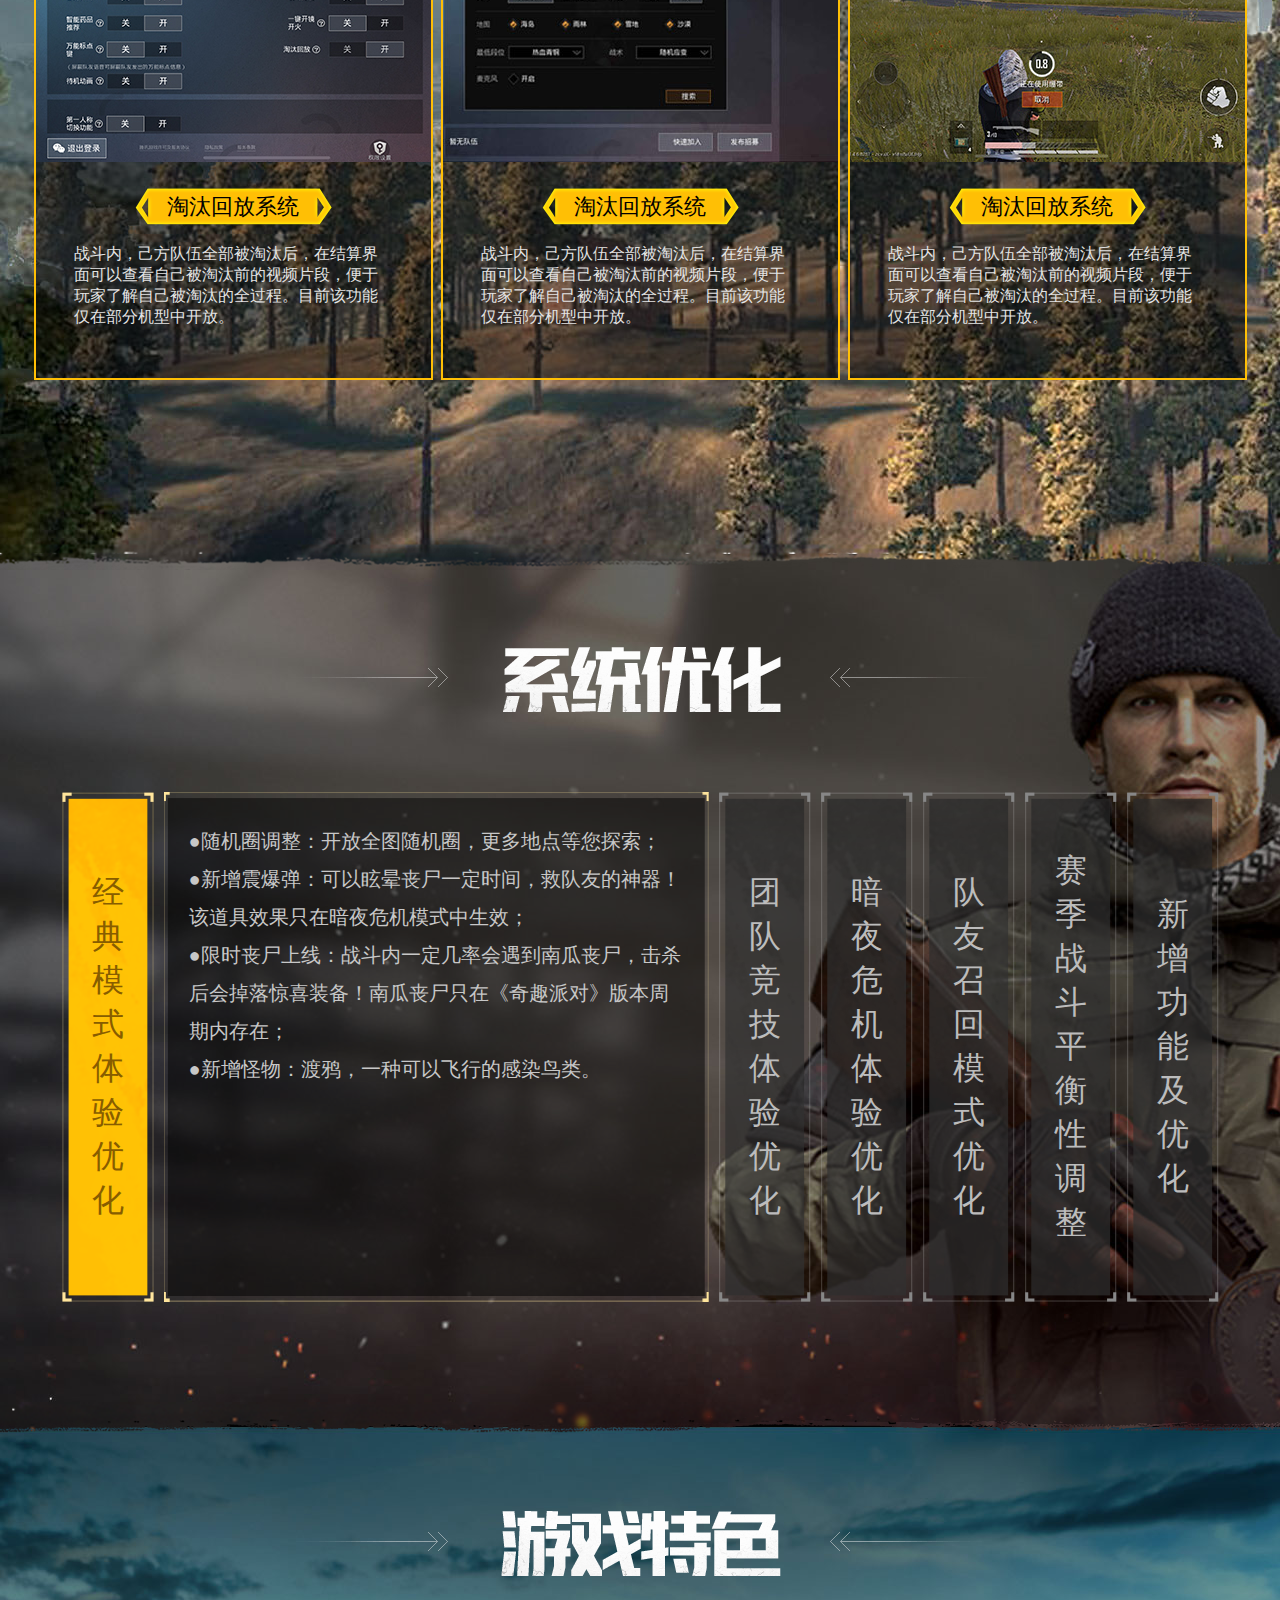
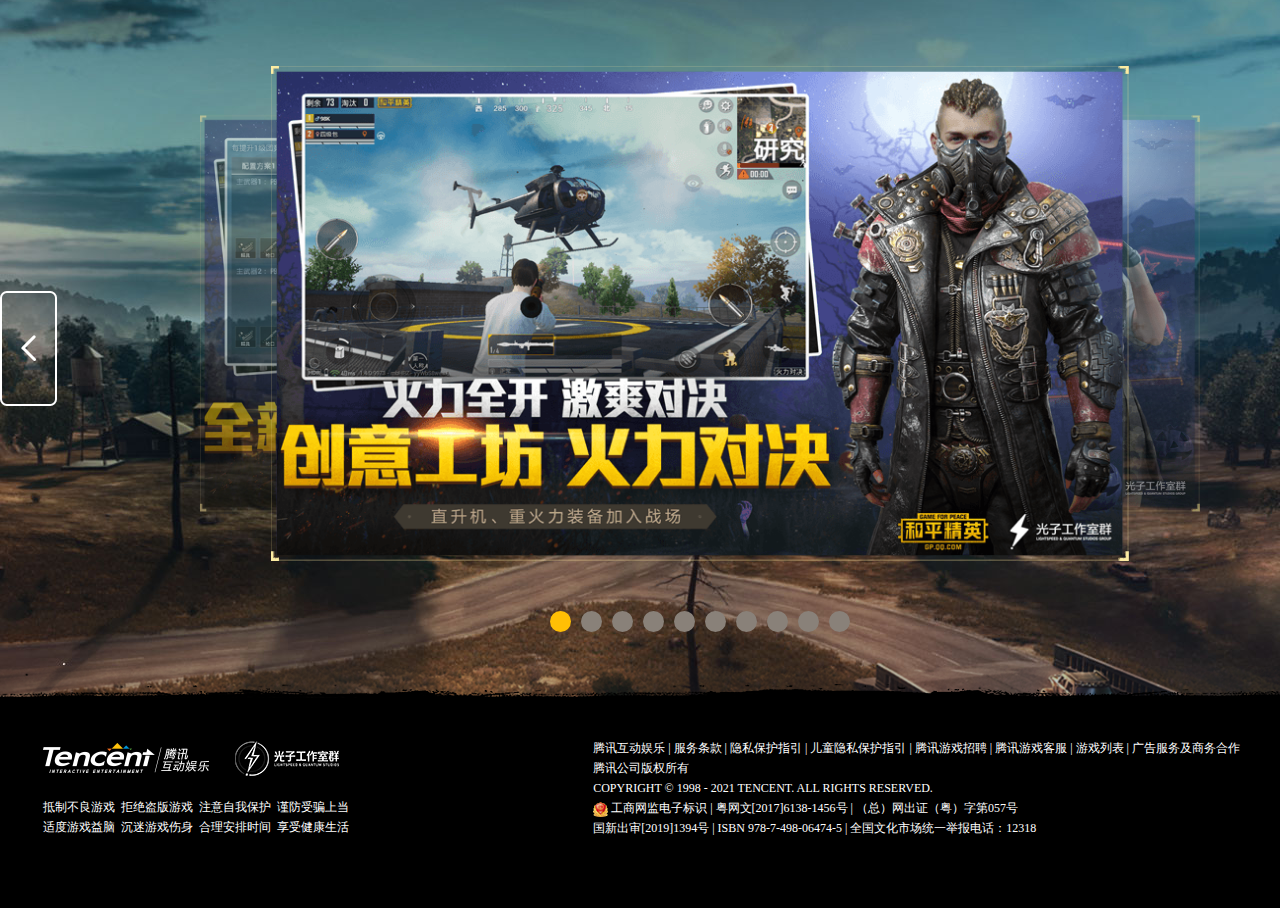
<file: PC/和平精英/index.html>
<!DOCTYPE html>
<html>

<head>
    <meta charset="UTF-8">
    <title></title>
    <link rel="stylesheet" href="css/index.css">
</head>

<body>
    <!-- 顶部区域 -->
    <div id="top">
        <div class="container">
            <div class="left">
                <a href="#" class="logo"><img src="images/logo.png" alt=""></a>
                <span>
					<img src="images/img_01.jpg" alt="">
					<a href="#"><img src="images/img_02.jpg" alt=""></a>
				</span>
            </div>
            <div class="right">
                <h3 class="text1"><a href="#">成长守护平台</a></h3>
                <h3 class="text2">
                    <span>腾讯游戏排行榜</span>
                    <iframe src="https://game.gtimg.cn/images/js/title/title_game_rank.html?rd=0.76427870921507" frameborder="0"></iframe>
                </h3>
            </div>
        </div>
    </div>
    <!-- 导航栏区域 -->
    <nav id="nav">
        <div class="container">
            <div class="title">
                <a href="#"><img src="images/logo2.png" alt=""></a>
                <h1>
                    和平精英<span>腾讯自研军事竞赛体验手游</span>
                </h1>
            </div>
            <ul>
                <li><a href="#">版本资讯</a></li>
                <li><a href="#">版本资讯</a></li>
                <li><a href="#">版本资讯</a></li>
                <li><a href="#">版本资讯</a></li>
                <li><a href="#">版本资讯</a></li>
                <li><a href="#">版本资讯</a></li>
                <li><a href="#">版本资讯</a></li>
            </ul>
        </div>
    </nav>
    <!-- section1 -->
    <div id="section1">
        <div class="container">
            <a href="#" class="btn">进入官网</a>
            <div class="video">
                <div class="play">
                    <a href="#"><img src="images/img_03.jpg" alt=""></a>
                </div>
                <img src="images/downqrcode.jpg" alt="" class="erweima">
                <div class="down">
                    <a href="#"><img src="images/ios.png" alt=""></a>
                    <a href="#"><img src="images/and.png" alt=""></a>
                </div>
            </div>
        </div>
    </div>
    <!-- section1 弹出视频 -->
    <div class="dialog">
        <div class="movie">
            <iframe frameborder="0" src="https://v.qq.com/txp/iframe/player.html?vid=y3023hikn7h" allowFullScreen="true" width="1046" height="640"></iframe>
        </div>
        <div class="closeBtn"></div>
    </div>
    <div class="shadow"></div>
    <!-- section2 -->
    <div id="section2">
        <h2>版本资讯</h2>
        <div class="container">
            <!-- 
				tabBtn	选项卡按钮的通用class,主要用于js获取
				tabList	第一层选项卡的class
			 -->
            <ul class="tabBtn tabList">
                <li>最新活动</li>
                <li class="active">商场新品</li>
            </ul>
            <!-- 
				tabContent	选项卡内容的通用class，用于js获取 
				con		第一层选项卡的内容class
			 -->
            <div class="tabContent con">
                <!-- 1.最新活动的内容 -->
                <div class="subTab_1">
                    <ul class="tabBtn">
                        <li class="active">抢占据点</li>
                        <li>烤鸡大师</li>
                    </ul>
                    <div class="tabContent">
                        <div class="active">
                            <!-- (1)抢占据点的内容 -->
                            <img src="images/img_04.jpg" alt="">
                            <div class="text">
                                <h3>11月22日-11月29日</h3>
                                <p>活动期间，活动页面内每日首次占领任意据点可抽奖1次，传递给好友捷报前5名打开均可抽奖1次，有机会赢取永久深海格斗者套装，每日游戏内参与占点竞技更有累计奖励。</p>
                            </div>
                        </div>
                        <div>
                            <!-- (2)烤鸡大师的内容 -->
                            <img src="images/img_05.jpg" alt="">
                            <div class="text">
                                <h3>11月22日-11月29日</h3>
                                <p>活动期间，活动页面内每日首次占领任意据点可抽奖1次，传递给好友捷报前5名打开均可抽奖1次，有机会赢取永久深海格斗者套装，每日游戏内参与占点竞技更有累计奖励。</p>
                            </div>
                        </div>
                    </div>

                </div>
                <!-- 2.商场新品的内容 -->
                <div class="subTab_2  active">
                    <ul class="tabBtn">
                        <li class="active">
                            <img src="images/edition_01.png" alt="">
                            <p>未来战士-套装</p>
                        </li>
                        <li>
                            <img src="images/edition_02.png" alt="">
                            <p>M24未来战士</p>
                        </li>
                        <li>
                            <img src="images/edition_03.png" alt="">
                            <p>S686未来战士</p>
                        </li>
                        <li>
                            <img src="images/edition_04.png" alt="">
                            <p>Scar-L未来战士</p>
                        </li>
                    </ul>
                    <div class="tabContent">
                        <div class="active">
                            <img src="images/edition_05.png" alt="">
                            <p>未来战士-套装</p>
                        </div>
                        <div>
                            <img src="images/edition_02_big.png" alt="">
                            <p>M24未来战士</p>
                        </div>
                        <div>
                            <img src="images/edition_03_big.png" alt="">
                            <p>S686未来战士</p>
                        </div>
                        <div>
                            <img src="images/edition_04_big.png" alt="">
                            <p>Scar-L未来战士</p>
                        </div>
                    </div>
                </div>
            </div>
        </div>
    </div>
    <!-- section3 -->
    <div id="section3" class="public">
        <h2>新增玩法模式</h2>
        <div class="container">
            <div class="wrap">
                <ul>
                    <li>
                        <img src="images/pic_01.png" alt="">
                        <div class="text">
                            <h3>创意工坊 -火力对决</h3>
                            <p>创意工坊-火力对决：在经典竞赛基础上，增加飞行载具直升机体验陆空作战，争夺超级武器箱感受重火力武器的威力，并可以使用通讯塔召回被淘汰的队友，全新玩法，火力升级，激爽翻倍！火力对决模式不计入排位分数。</p>
                        </div>
                    </li>
                    <li>
                        <img src="images/pic_02.png" alt="">
                        <div class="text">
                            <h3>创意工坊 -火力对决</h3>
                            <p>创意工坊-火力对决：在经典竞赛基础上，增加飞行载具直升机体验陆空作战，争夺超级武器箱感受重火力武器的威力，并可以使用通讯塔召回被淘汰的队友，全新玩法，火力升级，激爽翻倍！火力对决模式不计入排位分数。</p>
                        </div>
                    </li>
                    <li>
                        <img src="images/pic_03.png" alt="">
                        <div class="text">
                            <h3>创意工坊 -火力对决</h3>
                            <p>创意工坊-火力对决：在经典竞赛基础上，增加飞行载具直升机体验陆空作战，争夺超级武器箱感受重火力武器的威力，并可以使用通讯塔召回被淘汰的队友，全新玩法，火力升级，激爽翻倍！火力对决模式不计入排位分数。</p>
                        </div>
                    </li>
                    <li>
                        <img src="images/pic_04.png" alt="">
                        <div class="text">
                            <h3>创意工坊 -火力对决</h3>
                            <p>创意工坊-火力对决：在经典竞赛基础上，增加飞行载具直升机体验陆空作战，争夺超级武器箱感受重火力武器的威力，并可以使用通讯塔召回被淘汰的队友，全新玩法，火力升级，激爽翻倍！火力对决模式不计入排位分数。</p>
                        </div>
                    </li>
                </ul>
            </div>
            <div class="btn">
                <button class="prev"></button>
                <button class="next"></button>
            </div>
            <ol class=".circle">
                <li class="current"></li>
            </ol>
        </div>
    </div>
    <!-- section4 -->
    <div id="section4">
        <h2>新增场景</h2>
        <ul>
            <li class="active">
                <img src="images/section4_small_01.png" alt="">
                <p>团竞小镇</p>
            </li>
            <li>
                <img src="images/section4_small_02.png" alt="">
                <p>暮色小镇</p>
            </li>
            <li>
                <img src="images/section4_small_03.png" alt="">
                <p>团竞小镇</p>
            </li>
            <li>
                <img src="images/section4_small_04.png" alt="">
                <p>团竞小镇</p>
            </li>
            <li>
                <img src="images/section4_small_05.png" alt="">
                <p>团竞小镇</p>
            </li>
        </ul>
        <div class="bottom"></div>
    </div>
    <!-- section5 -->
    <div id="section5" class="public">
        <h2>新增枪械/载具</h2>
        <div class="container">
            <div class="wrap">
                <ul>
                    <li>
                        <img src="images/img_06.png" alt="">
                        <div class="text">
                            <h3>创意工坊 -火力对决</h3>
                            <p>创意工坊-火力对决：在经典竞赛基础上，增加飞行载具直升机体验陆空作战，争夺超级武器箱感受重火力武器的威力，并可以使用通讯塔召回被淘汰的队友，全新玩法，火力升级，激爽翻倍！火力对决模式不计入排位分数。</p>
                        </div>
                    </li>
                    <li>
                        <img src="images/pic_02.png" alt="">
                        <div class="text">
                            <h3>创意工坊 -火力对决</h3>
                            <p>创意工坊-火力对决：在经典竞赛基础上，增加飞行载具直升机体验陆空作战，争夺超级武器箱感受重火力武器的威力，并可以使用通讯塔召回被淘汰的队友，全新玩法，火力升级，激爽翻倍！火力对决模式不计入排位分数。</p>
                        </div>
                    </li>
                    <li>
                        <img src="images/pic_03.png" alt="">
                        <div class="text">
                            <h3>创意工坊 -火力对决</h3>
                            <p>创意工坊-火力对决：在经典竞赛基础上，增加飞行载具直升机体验陆空作战，争夺超级武器箱感受重火力武器的威力，并可以使用通讯塔召回被淘汰的队友，全新玩法，火力升级，激爽翻倍！火力对决模式不计入排位分数。</p>
                        </div>
                    </li>
                    <li>
                        <img src="images/pic_04.png" alt="">
                        <div class="text">
                            <h3>创意工坊 -火力对决</h3>
                            <p>创意工坊-火力对决：在经典竞赛基础上，增加飞行载具直升机体验陆空作战，争夺超级武器箱感受重火力武器的威力，并可以使用通讯塔召回被淘汰的队友，全新玩法，火力升级，激爽翻倍！火力对决模式不计入排位分数。</p>
                        </div>
                    </li>
                </ul>
            </div>
            <div class="btn">
                <button class="prev"></button>
                <button class="next"></button>
            </div>
            <div class="circle">
                <span class="active"></span>
                <span></span>
                <span></span>
                <span></span>
            </div>
        </div>
    </div>

    <!-- section6 -->
    <div id="section6">
        <h2>新增内容</h2>
        <ul>
            <li>
                <img src="images/img_06.jpg" alt="">
                <h3>淘汰回放系统</h3>
                <p>战斗内，己方队伍全部被淘汰后，在结算界面可以查看自己被淘汰前的视频片段，便于玩家了解自己被淘汰的全过程。目前该功能仅在部分机型中开放。</p>
            </li>
            <li>
                <img src="images/img_07.jpg" alt="">
                <h3>淘汰回放系统</h3>
                <p>战斗内，己方队伍全部被淘汰后，在结算界面可以查看自己被淘汰前的视频片段，便于玩家了解自己被淘汰的全过程。目前该功能仅在部分机型中开放。</p>
            </li>
            <li>
                <img src="images/img_08.jpg" alt="">
                <h3>淘汰回放系统</h3>
                <p>战斗内，己方队伍全部被淘汰后，在结算界面可以查看自己被淘汰前的视频片段，便于玩家了解自己被淘汰的全过程。目前该功能仅在部分机型中开放。</p>
            </li>
        </ul>
    </div>

    <!-- section7 -->
    <div id="section7">
        <h2>系统优化</h2>
        <ul>
            <li class="active">
                <h3>
                    <p>经典模式体验优化</p>
                </h3>
                <div>
                    <p>●随机圈调整：开放全图随机圈，更多地点等您探索；<br>●新增震爆弹：可以眩晕丧尸一定时间，救队友的神器！该道具效果只在暗夜危机模式中生效；<br>●限时丧尸上线：战斗内一定几率会遇到南瓜丧尸，击杀后会掉落惊喜装备！南瓜丧尸只在《奇趣派对》版本周期内存在；<br>●新增怪物：渡鸦，一种可以飞行的感染鸟类。</p>
                </div>
            </li>
            <li>
                <h3>
                    <p>团队竞技体验优化</p>
                </h3>
                <div>
                    <p>●随机圈调整：开放全图随机圈，更多地点等您探索；<br>●新增震爆弹：可以眩晕丧尸一定时间，救队友的神器！该道具效果只在暗夜危机模式中生效；<br>●限时丧尸上线：战斗内一定几率会遇到南瓜丧尸，击杀后会掉落惊喜装备！南瓜丧尸只在《奇趣派对》版本周期内存在；<br>●新增怪物：渡鸦，一种可以飞行的感染鸟类。</p>
                </div>
            </li>
            <li>
                <h3>
                    <p>暗夜危机体验优化</p>
                </h3>
                <div>
                    <p>●随机圈调整：开放全图随机圈，更多地点等您探索；<br>●新增震爆弹：可以眩晕丧尸一定时间，救队友的神器！该道具效果只在暗夜危机模式中生效；<br>●限时丧尸上线：战斗内一定几率会遇到南瓜丧尸，击杀后会掉落惊喜装备！南瓜丧尸只在《奇趣派对》版本周期内存在；<br>●新增怪物：渡鸦，一种可以飞行的感染鸟类。</p>
                </div>
            </li>
            <li>
                <h3>
                    <p>队友召回模式优化</p>
                </h3>
                <div>
                    <p>●随机圈调整：开放全图随机圈，更多地点等您探索；<br>●新增震爆弹：可以眩晕丧尸一定时间，救队友的神器！该道具效果只在暗夜危机模式中生效；<br>●限时丧尸上线：战斗内一定几率会遇到南瓜丧尸，击杀后会掉落惊喜装备！南瓜丧尸只在《奇趣派对》版本周期内存在；<br>●新增怪物：渡鸦，一种可以飞行的感染鸟类。</p>
                </div>
            </li>
            <li>
                <h3>
                    <p>赛季战斗平衡性调整</p>
                </h3>
                <div>
                    <p>●随机圈调整：开放全图随机圈，更多地点等您探索；<br>●新增震爆弹：可以眩晕丧尸一定时间，救队友的神器！该道具效果只在暗夜危机模式中生效；<br>●限时丧尸上线：战斗内一定几率会遇到南瓜丧尸，击杀后会掉落惊喜装备！南瓜丧尸只在《奇趣派对》版本周期内存在；<br>●新增怪物：渡鸦，一种可以飞行的感染鸟类。</p>
                </div>
            </li>
            <li>
                <h3>
                    <p>新增功能及优化</p>
                </h3>
                <div>
                    <p>●随机圈调整：开放全图随机圈，更多地点等您探索；<br>●新增震爆弹：可以眩晕丧尸一定时间，救队友的神器！该道具效果只在暗夜危机模式中生效；<br>●限时丧尸上线：战斗内一定几率会遇到南瓜丧尸，击杀后会掉落惊喜装备！南瓜丧尸只在《奇趣派对》版本周期内存在；<br>●新增怪物：渡鸦，一种可以飞行的感染鸟类。</p>
                </div>
            </li>
        </ul>
    </div>

    <div id="section8" class="public">
        <h2>游戏特色</h2>
        <div class="container">
            <div class="wrap">
                <ul>
                    <li><img src="images/section8_pic_img1.png" alt=""></li>
                    <li><img src="images/section8_pic_img2.png" alt=""></li>
                    <li><img src="images/section8_pic_img3.png" alt=""></li>
                    <li><img src="images/section8_pic_img4.png" alt=""></li>
                    <li><img src="images/section8_pic_img5.png" alt=""></li>
                    <li><img src="images/section8_pic_img6.png" alt=""></li>
                    <li><img src="images/section8_pic_img7.png" alt=""></li>
                    <li><img src="images/section8_pic_img8.png" alt=""></li>
                    <li><img src="images/section8_pic_img9.png" alt=""></li>
                    <li><img src="images/section8_pic_img10.png" alt=""></li>
                </ul>
            </div>
            <div class="btn">
                <button class="prev"></button>
                <button class="next"></button>
            </div>
            <div class="circle">
                <span class="active"></span>
                <span></span>
                <span></span>
                <span></span>
                <span></span>
                <span></span>
                <span></span>
                <span></span>
                <span></span>
                <span></span>
            </div>
        </div>
    </div>
    <!-- footer  -->
    <footer id="footer">
        <div class="container">
            <div class="footLeft">
                <div class="logo">
                    <a href="#"><img src="images/foot-dark.png" alt=""></a>
                    <a href="#"><img src="images/foot-logo3.png" alt=""></a>
                </div>
                <ul>
                    <li>抵制不良游戏</li>
                    <li>拒绝盗版游戏</li>
                    <li>注意自我保护</li>
                    <li>谨防受骗上当</li>
                    <li>适度游戏益脑</li>
                    <li>沉迷游戏伤身</li>
                    <li>合理安排时间</li>
                    <li>享受健康生活</li>
                </ul>
            </div>
            <div class="footRight">
                <p>
                    <a href="#">腾讯互动娱乐</a> | <a href="#">服务条款</a> | <a href="#">隐私保护指引</a> | <a href="#">儿童隐私保护指引</a> | <a href="#">腾讯游戏招聘</a> | <a href="#">腾讯游戏客服</a> | <a href="#">游戏列表</a> | <a href="#">广告服务及商务合作</a>
                </p>
                <p><a href="#">腾讯公司版权所有</a></p>
                <p>COPYRIGHT © 1998 - 2021 TENCENT. ALL RIGHTS RESERVED.</p>
                <p>
                    <a href="#">
                        <img src="images/gswj.png" width="15" height="15">
                        <span>工商网监电子标识</span>
                    </a> |
                    <a href="#">粤网文[2017]6138-1456号</a> | <a href="#">（总）网出证（粤）字第057号</a>
                </p>
                <p>国新出审[2019]1394号 | ISBN 978-7-498-06474-5 | 全国文化市场统一举报电话：12318</p>
            </div>
        </div>
    </footer>

    <script src="js/index.js"></script>
</body>

</html>
</file>
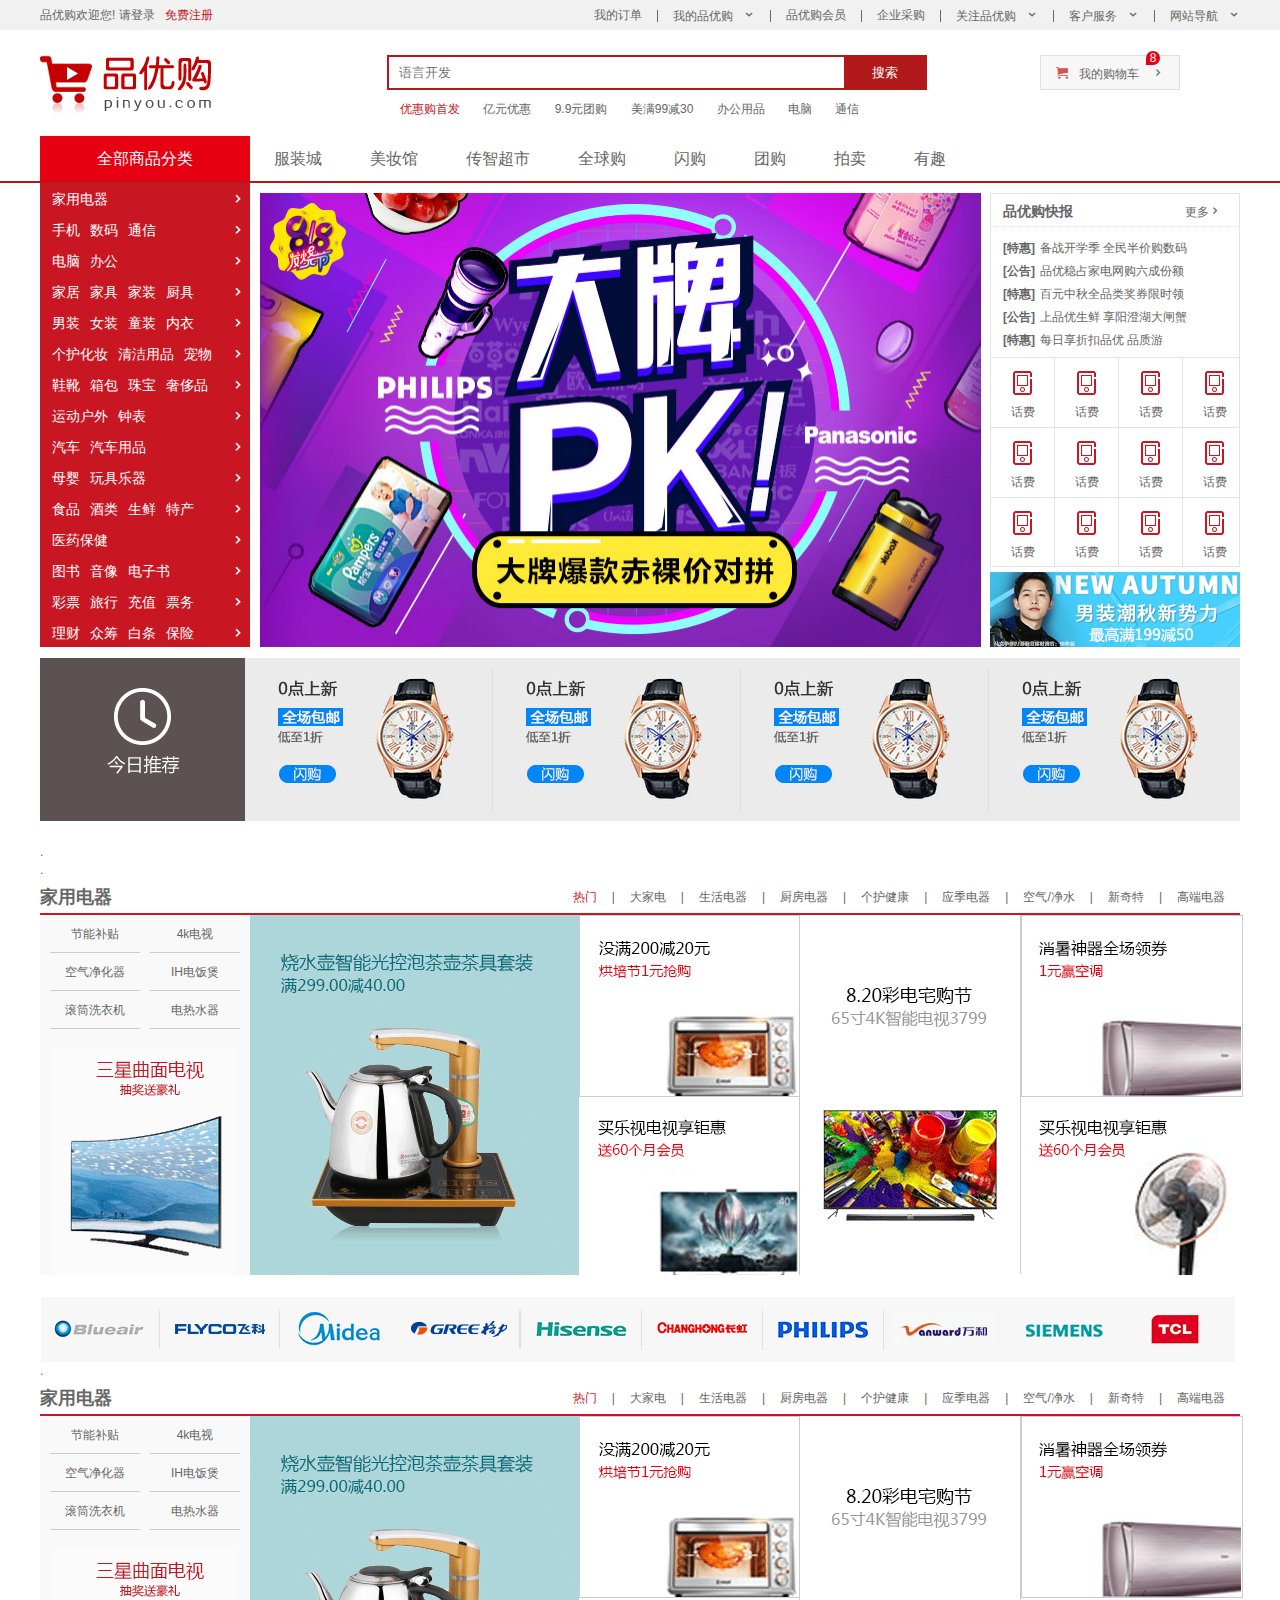
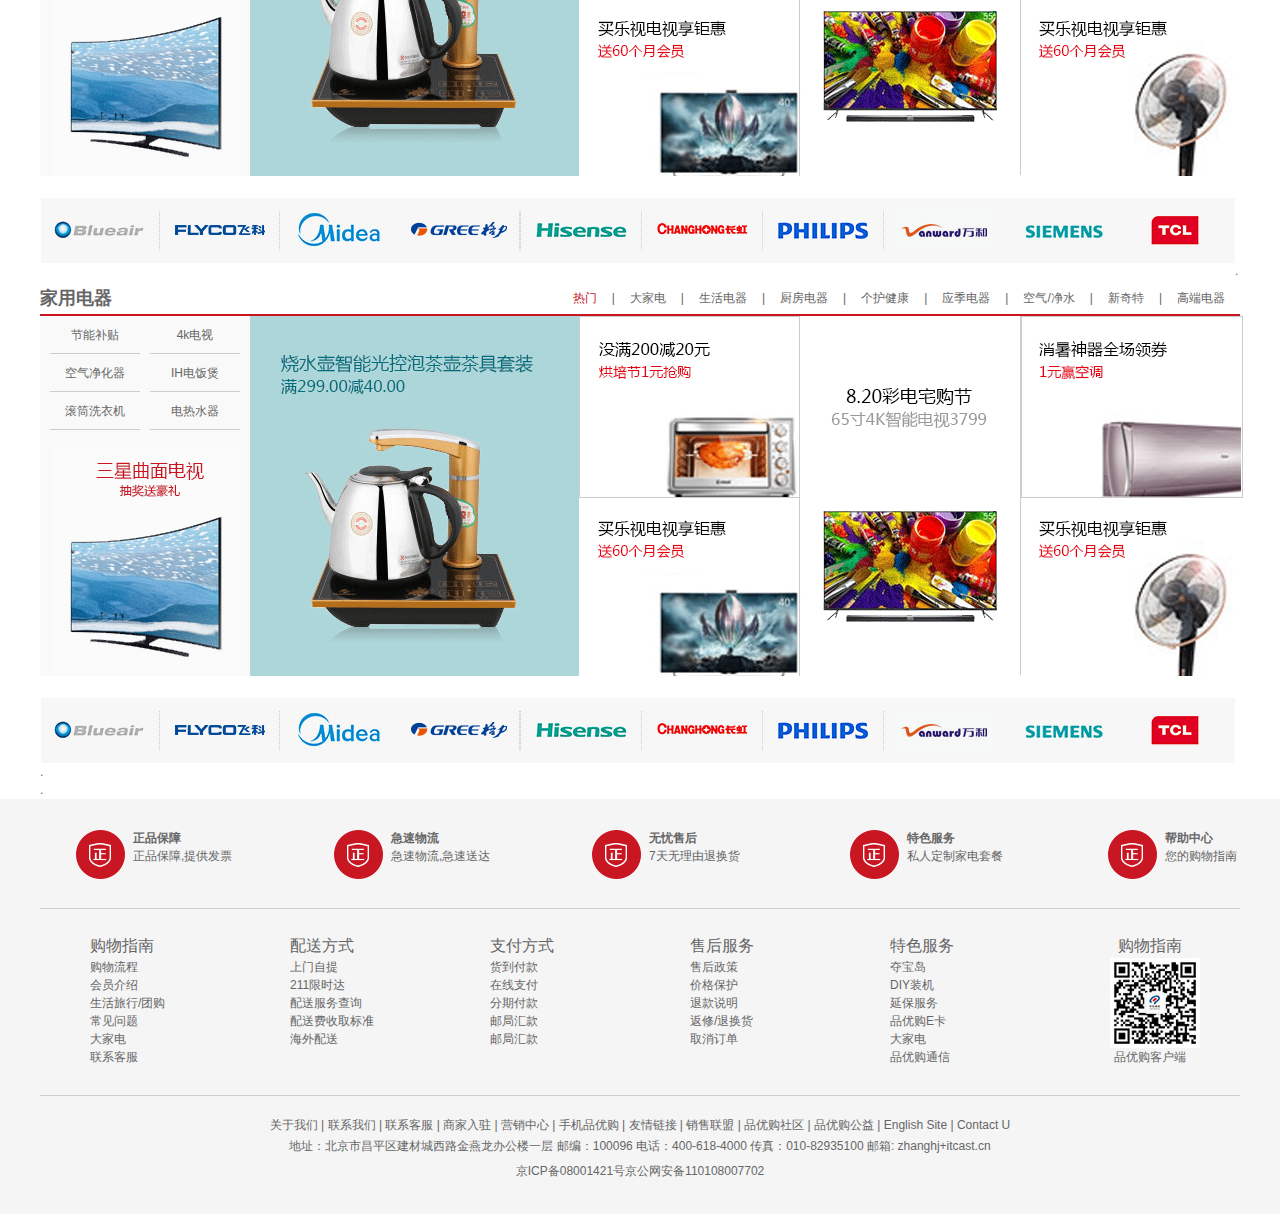
<file: PC/品优购项目/index.html>
<!DOCTYPE html>
<html lang="en">

<head>
    <meta charset="UTF-8">
    <meta name="viewport" content="width=device-width, initial-scale=1.0">
    <!-- 网站说明 -->
    <meta name="description" content="品优购-专业的综合网上购物商城,销售家电、数码通讯、电脑、家居百货、服装服饰、母婴、图书、食品等数万个品牌优质商品.便捷、诚信的服务，为您提供愉悦的网上购物体验!" />
    <!-- 页面关键词 -->
    <meta name="Keywords" content="网上购物,网上商城,手机,笔记本,电脑,MP3,CD,VCD,DV,相机,数码,配件,手表,存储卡" />
    <title>品优购-正品低价、品质保障、配送及时、轻松购物！</title>
    <!-- 引入favicon图标 -->
    <link rel="shortcut icon" href="favicon.ico" type="image/x-icon">
    <!-- 引入初始化样式文件 -->
    <link rel="stylesheet" href="css/base.css">
    <!-- 引入公共样式文件 -->
    <link rel="stylesheet" href="css/common.css">
    <link rel="stylesheet" href="css/index.css">
</head>

<body>
    <!-- 1.快捷导航栏区域 -->
    <section class="shortcut">
        <div class="w">
            <!-- 导航栏左侧 -->
            <div class="fl">
                <ul>
                    <li>品优购欢迎您!</li>
                    <li>
                        <a href="#">&nbsp;请登录&nbsp;</a>
                        <a href="register.html" class="style_red">&nbsp;免费注册</a>
                    </li>
                </ul>
            </div>
            <!-- 导航栏右侧 -->
            <div class="fr">
                <ul>
                    <li>我的订单</li>
                    <li></li>
                    <li class="arrow_icon">我的品优购</li>
                    <li></li>
                    <li>品优购会员</li>
                    <li></li>
                    <li>企业采购</li>
                    <li></li>
                    <li class="arrow_icon">关注品优购</li>
                    <li></li>
                    <li class="arrow_icon">客户服务</li>
                    <li></li>
                    <li class="arrow_icon">网站导航</li>
                </ul>
            </div>
        </div>
    </section>
    <!-- 2.头部区域 -->
    <header class="header w">
        <!-- logo模块 -->
        <div class="logo">
            <h1>
                <a href="index.html" title="品优购">品优购</a>
            </h1>
        </div>
        <!-- 搜索模块 -->
        <div class="search">
            <input type="search" name="" id="" placeholder="语言开发">
            <button>搜索</button>
        </div>
        <!-- hostwords热词模块 -->
        <div class="hostwords">
            <a href="#" class="style_red">优惠购首发</a>
            <a href="#">亿元优惠</a>
            <a href="#">9.9元团购</a>
            <a href="#">美满99减30 </a>
            <a href="#">办公用品</a>
            <a href="#">电脑</a>
            <a href="#">通信</a>
        </div>
        <!-- 购物车模块 -->
        <div class="shopcar">
            我的购物车
            <i class="count">8</i>
        </div>
    </header>
    <!-- 3.nav导航区域 -->
    <nav class="nav">
        <div class="w">
            <!-- 左侧导航 -->
            <div class="dropdown">
                <div class="dt">全部商品分类</div>
                <div class="dd">
                    <ul>
                        <li><a href="#">家用电器</a> </li>
                        <li><a href="list.html">手机</a><a href="#">数码</a><a href="#">通信</a> </li>
                        <li><a href="#">电脑</a><a href="#">办公</a> </li>
                        <li><a href="#">家居</a><a href="#">家具</a><a href="#">家装</a><a href="#">厨具</a> </li>
                        <li><a href="#">男装</a><a href="#">女装</a><a href="#">童装</a><a href="#">内衣</a> </li>
                        <li><a href="#">个护化妆</a><a href="#">清洁用品</a><a href="#">宠物</a> </li>
                        <li><a href="#">鞋靴</a><a href="#">箱包</a><a href="#">珠宝</a><a href="#">奢侈品</a> </li>
                        <li><a href="#">运动户外</a><a href="#">钟表</a> </li>
                        <li><a href="#">汽车</a><a href="#">汽车用品</a> </li>
                        <li><a href="#">母婴</a><a href="#">玩具乐器</a> </li>
                        <li><a href="#">食品</a><a href="#">酒类</a><a href="#">生鲜</a><a href="#">特产</a> </li>
                        <li><a href="#">医药保健</a> </li>
                        <li><a href="#">图书</a><a href="#">音像</a><a href="#">电子书</a> </li>
                        <li><a href="#">彩票</a><a href="#">旅行</a><a href="#">充值</a><a href="#">票务</a> </li>
                        <li><a href="#">理财</a><a href="#">众筹</a><a href="#">白条</a><a href="#">保险</a> </li>
                    </ul>
                </div>
            </div>
            <!-- 右侧导航 -->
            <div class="navitems">
                <ul>
                    <li><a href="#">服装城</a></li>
                    <li><a href="#">美妆馆</a></li>
                    <li><a href="#">传智超市</a></li>
                    <li><a href="#">全球购 </a></li>
                    <li><a href="#">闪购</a></li>
                    <li><a href="#">团购</a></li>
                    <li><a href="#">拍卖</a></li>
                    <li><a href="#">有趣</a></li>
                </ul>
            </div>
        </div>
    </nav>
    <!-- 5.主体区域 -->
    <main class="w">
        <div class="focus">
            <ul>
                <li><img src="upload/focus1.png" alt=""></li>
            </ul>
        </div>
        <div class="newsflash">
            <div class="news">
                <div class="news_hd">
                    <h5>品优购快报</h5>
                    <a href="#" class="more">更多</a>
                </div>
                <div class="news_bd">
                    <ul>
                        <li><strong>[特惠]</strong><a href="#">备战开学季&nbsp;全民半价购数码</a></li>
                        <li><strong>[公告]</strong><a href="#">品优稳占家电网购六成份额</a></li>
                        <li><strong>[特惠]</strong><a href="#">百元中秋全品类奖券限时领</a></li>
                        <li><strong>[公告]</strong><a href="#">上品优生鲜&nbsp;享阳澄湖大闸蟹</a></li>
                        <li><strong>[特惠]</strong><a href="#">每日享折扣品优&nbsp;品质游</a></li>
                    </ul>
                </div>
            </div>
            <div class="lifeservice">
                <ul>
                    <li>
                        <i></i>
                        <p>话费</p>
                    </li>
                    <li>
                        <i></i>
                        <p>话费</p>
                    </li>
                    <li>
                        <i></i>
                        <p>话费</p>
                    </li>
                    <li>
                        <i></i>
                        <p>话费</p>
                    </li>
                    <li>
                        <i></i>
                        <p>话费</p>
                    </li>
                    <li>
                        <i></i>
                        <p>话费</p>
                    </li>
                    <li>
                        <i></i>
                        <p>话费</p>
                    </li>
                    <li>
                        <i></i>
                        <p>话费</p>
                    </li>
                    <li>
                        <i></i>
                        <p>话费</p>
                    </li>
                    <li>
                        <i></i>
                        <p>话费</p>
                    </li>
                    <li>
                        <i></i>
                        <p>话费</p>
                    </li>
                    <li>
                        <i></i>
                        <p>话费</p>
                    </li>

                </ul>
            </div>
            <div class="bargain">
                <img src="upload/bargain.png" alt="">
            </div>
        </div>
    </main>
    <!-- 6.推荐模块 -->
    <div class="w recom">
        <div class="recom_hd">
            <img src="images/recom.png" alt="">
        </div>
        <div class="recom_bd">
            <ul>
                <li><img src="upload/recom_03.jpg" alt=""></li>
                <li><img src="upload/recom_03.jpg" alt=""></li>
                <li><img src="upload/recom_03.jpg" alt=""></li>
                <li><img src="upload/recom_03.jpg" alt=""></li>
            </ul>
        </div>
    </div>
    <!-- 8.楼层区域 -->
    <div class="floor w clearfix">
        <!-- 1楼 -->
        <div class="content1 w clearfix">
            <div class="con_intem1">
                <div class="itm1_hd">
                    <h4>家用电器</h4>
                    <div class="tab_list">
                        <ul>
                            <li><a href="#" class="style_red">热门</a>|</li>
                            <li><a href="#">大家电</a>|</li>
                            <li><a href="#">生活电器</a>|</li>
                            <li><a href="#">厨房电器</a>|</li>
                            <li><a href="#">个护健康</a>|</li>
                            <li><a href="#">应季电器</a>|</li>
                            <li><a href="#">空气/净水</a>|</li>
                            <li><a href="#">新奇特</a>|</li>
                            <li><a href="#">高端电器</a></li>
                        </ul>
                    </div>
                </div>
                <div class="itm1_bd">
                    <div class="col_210">
                        <ul>
                            <li><a href="#">节能补贴</a></li>
                            <li><a href="#">4k电视</a></li>
                            <li><a href="#">空气净化器</a></li>
                            <li><a href="#">IH电饭煲</a></li>
                            <li><a href="#">滚筒洗衣机</a></li>
                            <li><a href="#">电热水器</a></li>
                        </ul>
                        <a href="#"><img src="upload/floor-1-1.png" alt=""></a>
                    </div>
                    <div class="col_329">
                        <a href="#"><img src="upload/floor-1-b01.png" alt=""></a>
                    </div>
                    <div class="col_221">
                        <a href="#"><img class="bb" src="upload/floor-1-2.png" alt=""></a>
                        <a href="#"><img src="upload/floor-1-3.png" alt=""></a>
                    </div>
                    <div class="col_221">
                        <a href="#"><img src="upload/floor-1-4.png" alt=""></a>
                    </div>
                    <div class="col_219">
                        <a href="#"><img class="bb" src="upload/floor-1-5.png" alt=""></a>
                        <a href="#"><img src="upload/floor-1-6.png" alt=""></a>
                    </div>
                </div>
            </div>
            <div class="foot">
                <ul>
                    <li>
                        <a href="#"><img src="upload/icon01.png" alt=""></a>
                    </li>
                    <li>
                        <a href="#"><img src="upload/icon02.png" alt=""></a>
                    </li>
                    <li>
                        <a href="#"><img src="upload/icon03.png" alt=""></a>
                    </li>
                    <li>
                        <a href="#"><img src="upload/icon04.png" alt=""></a>
                    </li>
                    <li>
                        <a href="#"><img src="upload/icon05.png" alt=""></a>
                    </li>
                    <li>
                        <a href="#"><img src="upload/icon06.png" alt=""></a>
                    </li>
                    <li>
                        <a href="#"><img src="upload/icon07.png" alt=""></a>
                    </li>
                    <li>
                        <a href="#"><img src="upload/icon08.png" alt=""></a>
                    </li>
                    <li>
                        <a href="#"><img src="upload/icon09.png" alt=""></a>
                    </li>
                    <li>
                        <a href="#"><img src="upload/icon10.png" alt=""></a>
                    </li>
                </ul>
            </div>
        </div>
        <!-- 1楼 -->
        <div class="content1 w clearfic">
            <div class="con_intem1">
                <div class="itm1_hd">
                    <h4>家用电器</h4>
                    <div class="tab_list">
                        <ul>
                            <li><a href="#" class="style_red">热门</a>|</li>
                            <li><a href="#">大家电</a>|</li>
                            <li><a href="#">生活电器</a>|</li>
                            <li><a href="#">厨房电器</a>|</li>
                            <li><a href="#">个护健康</a>|</li>
                            <li><a href="#">应季电器</a>|</li>
                            <li><a href="#">空气/净水</a>|</li>
                            <li><a href="#">新奇特</a>|</li>
                            <li><a href="#">高端电器</a></li>
                        </ul>
                    </div>
                </div>
                <div class="itm1_bd">
                    <div class="col_210">
                        <ul>
                            <li><a href="#">节能补贴</a></li>
                            <li><a href="#">4k电视</a></li>
                            <li><a href="#">空气净化器</a></li>
                            <li><a href="#">IH电饭煲</a></li>
                            <li><a href="#">滚筒洗衣机</a></li>
                            <li><a href="#">电热水器</a></li>
                        </ul>
                        <a href="#"><img src="upload/floor-1-1.png" alt=""></a>
                    </div>
                    <div class="col_329">
                        <a href="#"><img src="upload/floor-1-b01.png" alt=""></a>
                    </div>
                    <div class="col_221">
                        <a href="#"><img class="bb" src="upload/floor-1-2.png" alt=""></a>
                        <a href="#"><img src="upload/floor-1-3.png" alt=""></a>
                    </div>
                    <div class="col_221">
                        <a href="#"><img src="upload/floor-1-4.png" alt=""></a>
                    </div>
                    <div class="col_219">
                        <a href="#"><img class="bb" src="upload/floor-1-5.png" alt=""></a>
                        <a href="#"><img src="upload/floor-1-6.png" alt=""></a>
                    </div>
                </div>
            </div>
            <div class="foot">
                <ul>
                    <li>
                        <a href="#"><img src="upload/icon01.png" alt=""></a>
                    </li>
                    <li>
                        <a href="#"><img src="upload/icon02.png" alt=""></a>
                    </li>
                    <li>
                        <a href="#"><img src="upload/icon03.png" alt=""></a>
                    </li>
                    <li>
                        <a href="#"><img src="upload/icon04.png" alt=""></a>
                    </li>
                    <li>
                        <a href="#"><img src="upload/icon05.png" alt=""></a>
                    </li>
                    <li>
                        <a href="#"><img src="upload/icon06.png" alt=""></a>
                    </li>
                    <li>
                        <a href="#"><img src="upload/icon07.png" alt=""></a>
                    </li>
                    <li>
                        <a href="#"><img src="upload/icon08.png" alt=""></a>
                    </li>
                    <li>
                        <a href="#"><img src="upload/icon09.png" alt=""></a>
                    </li>
                    <li>
                        <a href="#"><img src="upload/icon10.png" alt=""></a>
                    </li>
                </ul>
            </div>
        </div>
        <!-- 1楼 -->
        <div class="content1 w clearfix">
            <div class="con_intem1 ">
                <div class="itm1_hd">
                    <h4>家用电器</h4>
                    <div class="tab_list">
                        <ul>
                            <li><a href="#" class="style_red">热门</a>|</li>
                            <li><a href="#">大家电</a>|</li>
                            <li><a href="#">生活电器</a>|</li>
                            <li><a href="#">厨房电器</a>|</li>
                            <li><a href="#">个护健康</a>|</li>
                            <li><a href="#">应季电器</a>|</li>
                            <li><a href="#">空气/净水</a>|</li>
                            <li><a href="#">新奇特</a>|</li>
                            <li><a href="#">高端电器</a></li>
                        </ul>
                    </div>
                </div>
                <div class="itm1_bd ">
                    <div class="col_210">
                        <ul>
                            <li><a href="#">节能补贴</a></li>
                            <li><a href="#">4k电视</a></li>
                            <li><a href="#">空气净化器</a></li>
                            <li><a href="#">IH电饭煲</a></li>
                            <li><a href="#">滚筒洗衣机</a></li>
                            <li><a href="#">电热水器</a></li>
                        </ul>
                        <a href="#"><img src="upload/floor-1-1.png" alt=""></a>
                    </div>
                    <div class="col_329">
                        <a href="#"><img src="upload/floor-1-b01.png" alt=""></a>
                    </div>
                    <div class="col_221">
                        <a href="#"><img class="bb" src="upload/floor-1-2.png" alt=""></a>
                        <a href="#"><img src="upload/floor-1-3.png" alt=""></a>
                    </div>
                    <div class="col_221">
                        <a href="#"><img src="upload/floor-1-4.png" alt=""></a>
                    </div>
                    <div class="col_219">
                        <a href="#"><img class="bb" src="upload/floor-1-5.png" alt=""></a>
                        <a href="#"><img src="upload/floor-1-6.png" alt=""></a>
                    </div>
                </div>
            </div>
            <div class="foot">
                <ul>
                    <li>
                        <a href="#"><img src="upload/icon01.png" alt=""></a>
                    </li>
                    <li>
                        <a href="#"><img src="upload/icon02.png" alt=""></a>
                    </li>
                    <li>
                        <a href="#"><img src="upload/icon03.png" alt=""></a>
                    </li>
                    <li>
                        <a href="#"><img src="upload/icon04.png" alt=""></a>
                    </li>
                    <li>
                        <a href="#"><img src="upload/icon05.png" alt=""></a>
                    </li>
                    <li>
                        <a href="#"><img src="upload/icon06.png" alt=""></a>
                    </li>
                    <li>
                        <a href="#"><img src="upload/icon07.png" alt=""></a>
                    </li>
                    <li>
                        <a href="#"><img src="upload/icon08.png" alt=""></a>
                    </li>
                    <li>
                        <a href="#"><img src="upload/icon09.png" alt=""></a>
                    </li>
                    <li>
                        <a href="#"><img src="upload/icon10.png" alt=""></a>
                    </li>
                </ul>
            </div>
        </div>
    </div>

    <!-- 4.底部区域 -->
    <footer class="footer ">
        <div class="w">
            <!-- 服务模块 -->
            <div class="mod_service">
                <ul>
                    <li>
                        <h5></h5>
                        <div class="service_txt">
                            <h4>正品保障</h4>
                            <p>正品保障,提供发票</p>
                        </div>
                    </li>
                    <li>
                        <h5></h5>
                        <div class="service_txt">
                            <h4>急速物流</h4>
                            <p>急速物流,急速送达</p>
                        </div>
                    </li>
                    <li>
                        <h5></h5>
                        <div class="service_txt">
                            <h4>无忧售后</h4>
                            <p>7天无理由退换货</p>
                        </div>
                    </li>
                    <li>
                        <h5></h5>
                        <div class="service_txt">
                            <h4>特色服务</h4>
                            <p>私人定制家电套餐</p>
                        </div>
                    </li>
                    <li>
                        <h5></h5>
                        <div class="service_txt">
                            <h4>帮助中心</h4>
                            <p>您的购物指南</p>
                        </div>
                    </li>
                </ul>
            </div>
            <!-- 帮助模块 -->
            <div class="mod_help">
                <dl>
                    <dt>购物指南</dt>
                    <dd><a href="#">购物流程</a></dd>
                    <dd><a href="#">会员介绍</a></dd>
                    <dd><a href="#">生活旅行/团购</a></dd>
                    <dd><a href="#">常见问题</a></dd>
                    <dd><a href="#">大家电</a></dd>
                    <dd><a href="#">联系客服</a></dd>
                </dl>
                <dl>
                    <dt>配送方式</dt>
                    <dd><a href="#">上门自提</a></dd>
                    <dd><a href="#">211限时达</a></dd>
                    <dd><a href="#">配送服务查询</a></dd>
                    <dd><a href="#">配送费收取标准</a></dd>
                    <dd><a href="#">海外配送</a></dd>
                </dl>
                <dl>
                    <dt>支付方式</dt>
                    <dd><a href="#">货到付款</a></dd>
                    <dd><a href="#">在线支付</a></dd>
                    <dd><a href="#">分期付款</a></dd>
                    <dd><a href="#">邮局汇款</a></dd>
                    <dd><a href="#">邮局汇款</a></dd>
                </dl>
                <dl>
                    <dt>售后服务</dt>
                    <dd><a href="#">售后政策</a></dd>
                    <dd><a href="#">价格保护</a></dd>
                    <dd><a href="#">退款说明</a></dd>
                    <dd><a href="#">返修/退换货</a></dd>
                    <dd><a href="#">取消订单</a></dd>
                </dl>
                <dl>
                    <dt>特色服务</dt>
                    <dd><a href="#">夺宝岛</a></dd>
                    <dd><a href="#">DIY装机</a></dd>
                    <dd><a href="#">延保服务</a></dd>
                    <dd><a href="#">品优购E卡</a></dd>
                    <dd><a href="#">大家电</a></dd>
                    <dd><a href="#">品优购通信</a></dd>
                </dl>
                <dl>
                    <dt>购物指南</dt>
                    <img src="images/wx_cz.jpg" alt=""> 品优购客户端
                </dl>
            </div>
            <div class="mod_copyright">
                <div class="links">
                    <a href="#">关于我们</a> | <a href="#">联系我们</a> | <a href="#">联系客服</a> | <a href="#">商家入驻</a> | <a href="#">营销中心</a> | <a href="#">手机品优购</a> | <a href="#">友情链接</a> | <a href="#">销售联盟</a> | <a href="#">品优购社区</a> | <a href="#">品优购公益</a>                    | <a href="#">English Site</a> | <a href="#">Contact U</a>
                </div>
                <div class="copyright">
                    地址：北京市昌平区建材城西路金燕龙办公楼一层 邮编：100096 电话：400-618-4000 传真：010-82935100 邮箱: zhanghj+itcast.cn
                    <p>京ICP备08001421号京公网安备110108007702</p>
                </div>
            </div>
        </div>
    </footer>
</body>

</html>
</file>
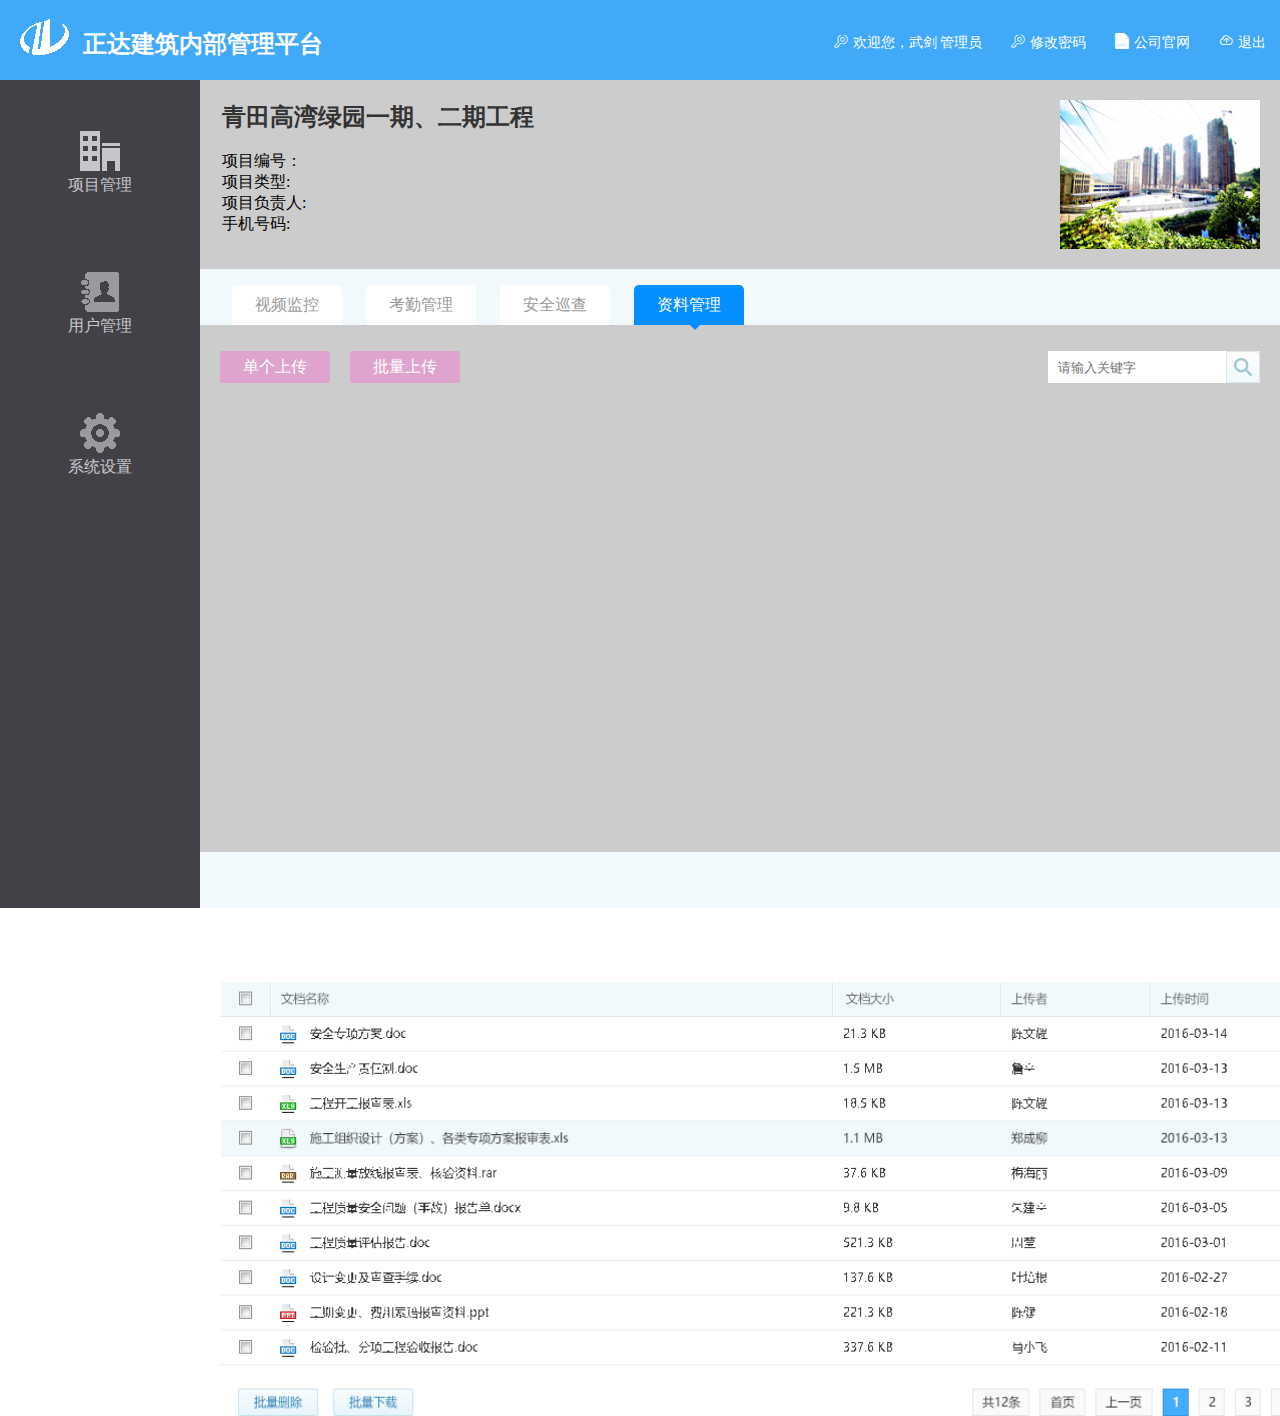
<file: PC/正达后台管理/index.html>
<!DOCTYPE html>
<html lang="en">

<head>
    <meta charset="UTF-8">
    <meta name="viewport" content="width=device-width, initial-scale=1.0">
    <link rel="stylesheet" href="css/index.css">
    <link rel="stylesheet" href="css/iconfont.css">

    <title>后台管理</title>
</head>

<body>
    <!-- header  -->
    <header class="header">
        <div class="left fl">
            <div class="logo">
                <h1>正达
                    <img src="images/logo.png" alt="正达">
                </h1>
            </div>
            <h2>正达建筑内部管理平台</h2>
        </div>
        <div class="right fr">
            <ul>
                <li><i class="iconfont ">&#xe622;</i>
                    <a href="#">欢迎您，武剑 管理员</a>
                </li>

                <li><i class="iconfont ">&#xe622;</i>
                    <a href="#">修改密码</a>
                </li>

                <li><i class="iconfont 
                ">&#xe610;</i>
                    <a href="#">公司官网</a>
                </li>

                <li><i class="iconfont 
                ">&#xe720;</i>
                    <a href="#">退出</a>
                </li>
            </ul>
        </div>
    </header>
    <!-- sideibar -->
    <div class="sideibar fl">
        <ul>
            <li>
                <div class="pic p1"><img src="images/p1.png" alt="">
                    <h4>项目管理</h4>
                </div>
                <h3></h3>
            </li>
            <li>
                <div class="pic"><img src="images/p2.png" alt="">
                    <h4 class="p1">用户管理</h4>
                </div>
                <h3></h3>
            </li>
            <li>
                <div class="pic"><img src="images/p3.png" alt="">
                    <h4 class="p1">系统设置</h4>
                </div>
                <h3></h3>
            </li>

        </ul>
    </div>
    <!-- content  -->
    <div class="content">
        <div class="top">
            <div class="left fl">
                <h2>青田高湾绿园一期、二期工程</h2>
                <ul>
                    <li>项目编号：<span>CN00057</span></li>
                    <li>项目类型:<span>在建工程</span> </li>
                    <li>项目负责人:<span>梅海丽</span></li>
                    <li>手机号码:<span>154265478945</span></li>
                </ul>
            </div>

            <img src="images/pc.png" alt="">

        </div>
        <div class="tab">
            <ul>
                <li>视频监控</li>
                <li>考勤管理</li>
                <li>安全巡查</li>
                <li>资料管理 </li>
            </ul>
            <div class="san"></div>
        </div>
        <!-- main  -->
        <main class="main">

            <img src="images/project.png" alt="">

        </main>
    </div>
    <div class="btn1">单个上传</div>
    <div class="btn2">批量上传</div>
    <div class="sea">
        <input type="search" placeholder="请输入关键字">
        <button><img src="images/search.png" alt=""></button>
    </div>
</body>

</html>
</file>
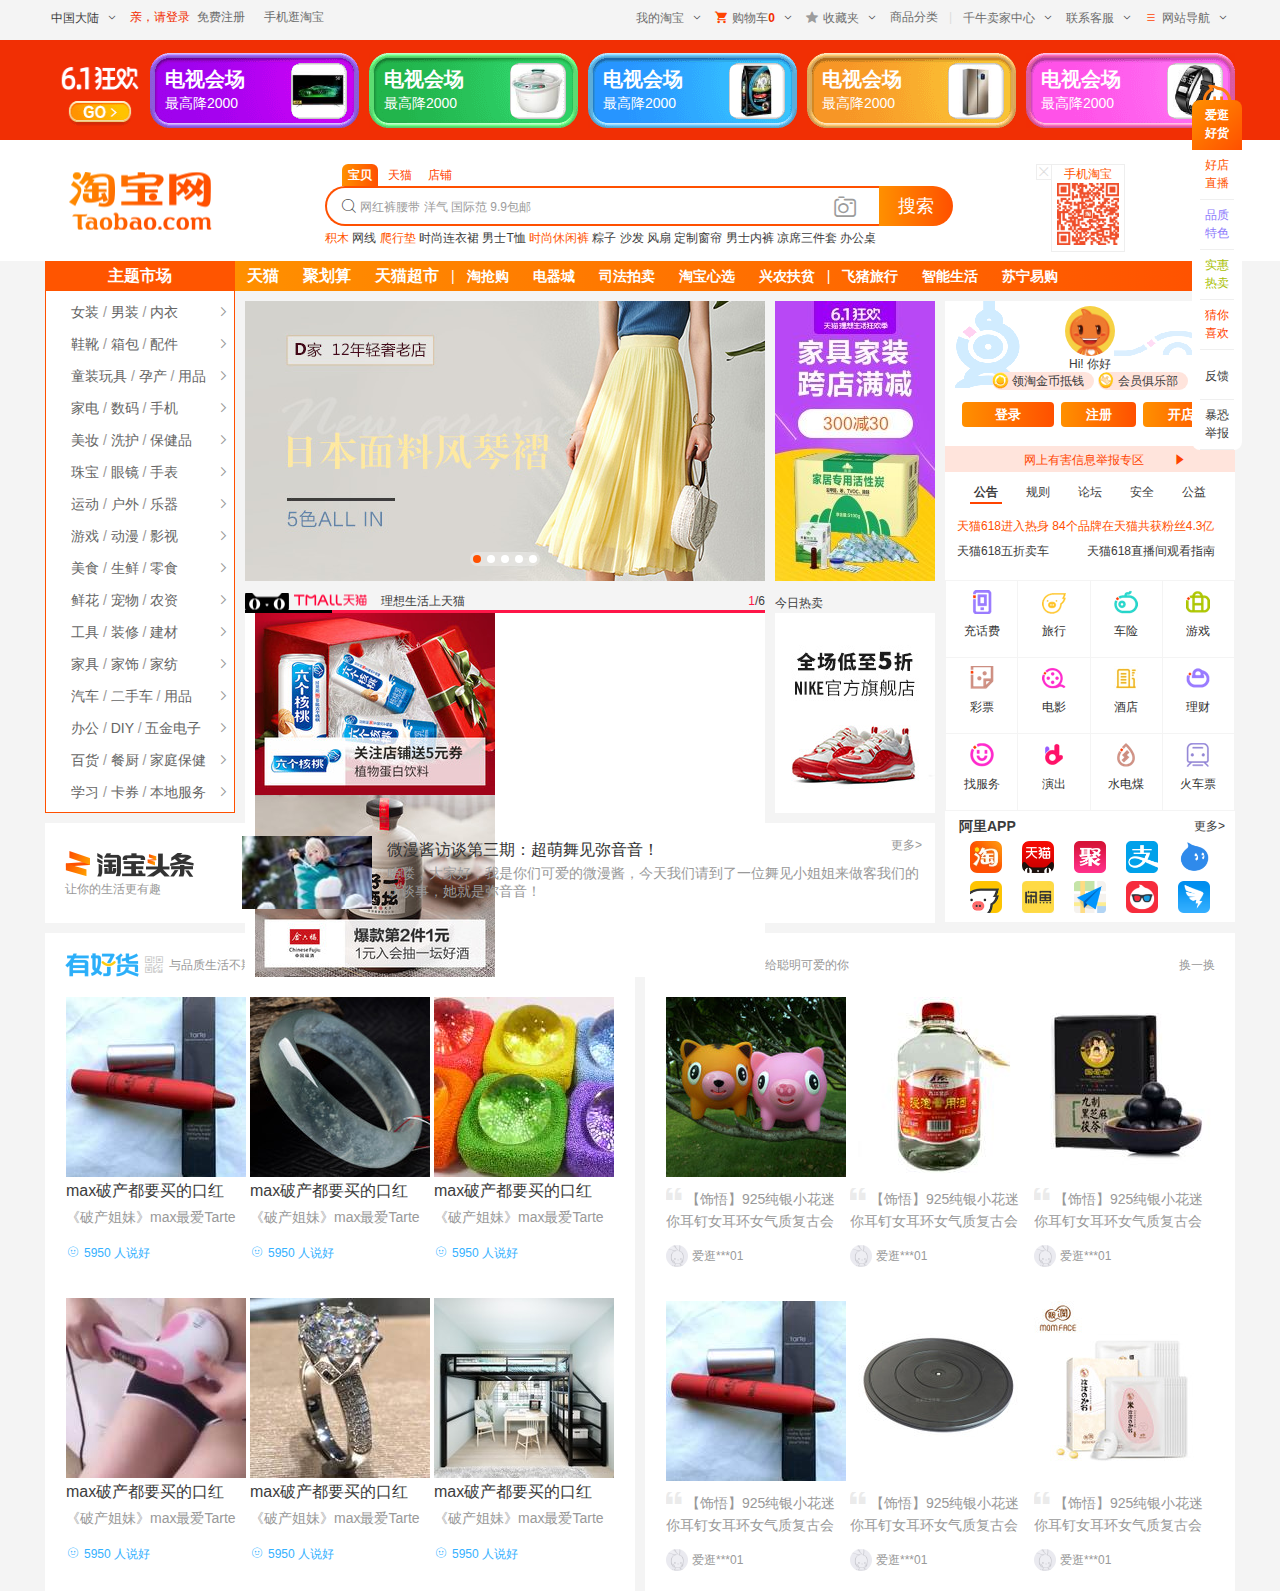
<file: PC/淘宝项目/index.html>
<!DOCTYPE html>
<html>

<head>
    <meta charset="UTF-8">
    <title>淘宝网 - 淘！我喜欢</title>
    <link rel="stylesheet" href="css/index.css">
    <link rel="icon" href="favicon.ico">
    <base target="_blank">
</head>

<body>
    <!-- 头部信息 -->
    <div id="headMessage" class="layer clearfix">
        <ul class="fl">
            <li class="title">
                <span>中国大陆</span>
                <span class="iconfont arrow">&#xe733;</span>
            </li>
            <li class="mr7">
                <a href="#" class="login mr7">亲，请登录</a>
                <a href="#">免费注册</a>
            </li>
            <li>
                <a href="#">手机逛淘宝</a>
            </li>
        </ul>

        <ul class="fr">
            <li>
                <a href="#">我的淘宝</a>
                <span class="iconfont arrow">&#xe733;</span>
            </li>
            <li>
                <span class="iconfont mr5 c4">&#xe63a;</span>
                <a href="#">购物车</a>
                <strong>0</strong>
                <span class="iconfont arrow">&#xe733;</span>
            </li>
            <li>
                <a href="#"><span class="iconfont mr5 stroe">&#x3432;</span>收藏夹</a>
                <span class="iconfont arrow">&#xe733;</span>
            </li>
            <li>
                <a href="#">商品分类</a>
            </li>
            <li class="line">|</li>
            <li>
                <a href="#">千牛卖家中心</a>
                <span class="iconfont arrow">&#xe733;</span>
            </li>
            <li>
                <a href="#">联系客服</a>
                <span class="iconfont arrow">&#xe733;</span>
            </li>
            <li>
                <span class="iconfont c4 mr5">&#xe66d;</span>
                <a href="#">网站导航</a>
                <span class="iconfont arrow">&#xe733;</span>
            </li>
        </ul>
    </div>


    <!-- 头部广告 -->
    <div id="headAd">
        <div class="layer clearfix">
            <a href="#" class="fl go"><img src="images/go.png" alt=""></a>
            <ul class="fr">
                <li class="item1">
                    <a href="#" class="fr">
                        <img src="images/adimg_01.jpg" alt="">
                    </a>
                    <h3><a href="#">电视会场</a></h3>
                    <p><a href="#">最高降2000</a></p>
                </li>
                <li class="item2">
                    <a href="#" class="fr">
                        <img src="images/adimg_02.jpg" alt="">
                    </a>
                    <h3><a href="#">电视会场</a></h3>
                    <p><a href="#">最高降2000</a></p>
                </li>
                <li class="item3">
                    <a href="#" class="fr">
                        <img src="images/adimg_03.jpg" alt="">
                    </a>
                    <h3><a href="#">电视会场</a></h3>
                    <p><a href="#">最高降2000</a></p>
                </li>
                <li class="item4">
                    <a href="#" class="fr">
                        <img src="images/adimg_04.jpg" alt="">
                    </a>
                    <h3><a href="#">电视会场</a></h3>
                    <p><a href="#">最高降2000</a></p>
                </li>
                <li class="item5">
                    <a href="#" class="fr">
                        <img src="images/adimg_05.jpg" alt="">
                    </a>
                    <h3><a href="#">电视会场</a></h3>
                    <p><a href="#">最高降2000</a></p>
                </li>
                <!-- <li>
					<a href="#" class="fr"><img src="images/adimg_01.jpg" alt=""></a>
					<h3><a href="#">电视会场</a></h3>
					<p><a href="#">最高降2000</a></p>
				</li> -->
            </ul>
        </div>
    </div>


    <!-- 头部搜索 -->
    <div id="headSearch">
        <div class="cleafix layer">
            <!-- <h1><a href="#"><img src="images/logo.png" alt="淘宝网"></a></h1> -->
            <h1 class="fl"><a href="#">淘宝网</a></h1>

            <div class="code fr">
                <span class="iconfont close">&#xe614;</span>
                <span class="c5">手机淘宝</span>
                <img src="images/code.png" alt="">
            </div>

            <div class="search">
                <ul class="searchTab clearfix">
                    <li class="active">宝贝</li>
                    <li>天猫</li>
                    <li>店铺</li>
                </ul>

                <div class="searchContent clearfix">
                    <form action="#">
                        <div class="searchBox fl">
                            <input type="text">
                            <div class="placeholder">
                                <i class="iconfont">&#xe615;</i>
                                <span>网红裤腰带 洋气 国际范 9.9包邮</span>
                            </div>
                            <span class="iconfont imgSearch">&#xe6ba;</span>
                        </div>
                        <div class="btn fl">
                            <button type="submit">搜索</button>
                        </div>
                    </form>
                </div>

                <div class="hotKey">
                    <a href="#" class="c5">积木</a>
                    <a href="#">网线</a>
                    <a href="#" class="c5">爬行垫</a>
                    <a href="#">时尚连衣裙</a>
                    <a href="#">男士T恤</a>
                    <a href="#" class="c5">时尚休闲裤</a>
                    <a href="#">粽子</a>
                    <a href="#">沙发</a>
                    <a href="#">风扇</a>
                    <a href="#">定制窗帘</a>
                    <a href="#">男士内裤</a>
                    <a href="#">凉席三件套</a>
                    <a href="#">办公桌</a>
                </div>
            </div>
        </div>
    </div>

    <!-- 导航 -->
    <div id="nav" class="layer clearfix">
        <h2 class="fl">主题市场</h2>
        <ul>
            <li class="size"><a href="#">天猫</a></li>
            <li class="size"><a href="#">聚划算</a></li>
            <li class="size"><a href="#">天猫超市</a></li>
            <li class="line">|</li>
            <li><a href="#">淘抢购</a></li>
            <li><a href="#">电器城</a></li>
            <li><a href="#">司法拍卖</a></li>
            <li><a href="#">淘宝心选</a></li>
            <li><a href="#">兴农扶贫</a></li>
            <li class="line">|</li>
            <li><a href="#">飞猪旅行</a></li>
            <li><a href="#">智能生活</a></li>
            <li><a href="#">苏宁易购</a></li>
        </ul>
    </div>

    <!-- 首屏内容 -->
    <div id="firstScreen" class="layer clearfix">
        <!-- 左边的内容 -->
        <div class="firstLeft fl">
            <!-- 侧边导航 -->
            <div class="sideNav fl">
                <ul>
                    <li>
                        <a href="#">女装</a> / <a href="#">男装</a> / <a href="#">内衣</a><span class="iconfont fr">&#xe50c;</span>
                    </li>
                    <li>
                        <a href="#">鞋靴</a> / <a href="#">箱包</a> / <a href="#">配件</a><span class="iconfont fr">&#xe50c;</span>
                    </li>
                    <li>
                        <a href="#">童装玩具</a> / <a href="#">孕产</a> / <a href="#">用品</a><span class="iconfont fr">&#xe50c;</span>
                    </li>
                    <li>
                        <a href="#">家电</a> / <a href="#">数码</a> / <a href="#">手机</a><span class="iconfont fr">&#xe50c;</span>
                    </li>
                    <li>
                        <a href="#">美妆</a> / <a href="#">洗护</a> / <a href="#">保健品</a><span class="iconfont fr">&#xe50c;</span>
                    </li>
                    <li>
                        <a href="#">珠宝</a> / <a href="#">眼镜</a> / <a href="#">手表</a><span class="iconfont fr">&#xe50c;</span>
                    </li>
                    <li>
                        <a href="#">运动</a> / <a href="#">户外</a> / <a href="#">乐器</a><span class="iconfont fr">&#xe50c;</span>
                    </li>
                    <li>
                        <a href="#">游戏</a> / <a href="#">动漫</a> / <a href="#">影视</a><span class="iconfont fr">&#xe50c;</span>
                    </li>
                    <li>
                        <a href="#">美食</a> / <a href="#">生鲜</a> / <a href="#">零食</a><span class="iconfont fr">&#xe50c;</span>
                    </li>
                    <li>
                        <a href="#">鲜花</a> / <a href="#">宠物</a> / <a href="#">农资</a><span class="iconfont fr">&#xe50c;</span>
                    </li>
                    <li>
                        <a href="#">工具</a> / <a href="#">装修</a> / <a href="#">建材</a><span class="iconfont fr">&#xe50c;</span>
                    </li>
                    <li>
                        <a href="#">家具</a> / <a href="#">家饰</a> / <a href="#">家纺</a><span class="iconfont fr">&#xe50c;</span>
                    </li>
                    <li>
                        <a href="#">汽车</a> / <a href="#">二手车</a> / <a href="#">用品</a><span class="iconfont fr">&#xe50c;</span>
                    </li>
                    <li>
                        <a href="#">办公</a> / <a href="#">DIY</a> / <a href="#">五金电子</a><span class="iconfont fr">&#xe50c;</span>
                    </li>
                    <li>
                        <a href="#">百货</a> / <a href="#">餐厨</a> / <a href="#">家庭保健</a><span class="iconfont fr">&#xe50c;</span>
                    </li>
                    <li>
                        <a href="#">学习</a> / <a href="#">卡券</a> / <a href="#">本地服务</a><span class="iconfont fr">&#xe50c;</span>
                    </li>
                </ul>
            </div>

            <!-- 图片1容器 -->
            <div class="img1Box fr">
                <div class="pic fl">
                    <div class="img">
                        <a href="#"><img src="images/pic_01.jpg" alt=""></a>
                    </div>

                    <button class="iconfont leftBtn">&#xe50a;</button>
                    <button class="iconfont rightBtn">&#xe50c;</button>

                    <div class="circle">
                        <span class="active"></span><span></span><span></span><span></span><span></span>
                    </div>
                </div>
                <div class="ad fr">
                    <a href="#"><img src="images/ad_02.jpg" alt=""></a>
                </div>
            </div>

            <!-- 图片2容器 -->
            <div class="img2Box fr">
                <div class="pic fl">
                    <div class="picTitle">
                        <div class="text clearfix">
                            <span class="fl bg">理想生活上天猫</span>
                            <span class="fr"><i>1</i>/6</span>
                        </div>
                        <div class="line">
                            <span></span>
                        </div>
                    </div>
                    <div class="img">
                        <a href="#"><img src="images/pic_02.jpg" alt=""></a>
                        <a href="#"><img src="images/pic_03.jpg" alt=""></a>
                    </div>

                    <button class="iconfont leftBtn">&#xe50a;</button>
                    <button class="iconfont rightBtn">&#xe50c;</button>
                </div>
                <div class="ad fr">
                    <p class="title">今日热卖</p>
                    <a href="#"><img src="images/ad_03.jpg" alt=""></a>
                </div>
            </div>

            <!-- 淘宝头条 -->
            <div class="news fl mt10">
                <div class="hd fl">
                    <h3>淘宝头条</h3>
                    <p>让你的生活更有趣</p>
                </div>
                <div class="newList fr">
                    <div class="imtem">
                        <a href="#" class="fl img"><img src="images/news_img_01.jpg" alt=""></a>
                        <h4><a href="#">微漫酱访谈第三期：超萌舞见弥音音！</a></h4>
                        <p><a href="#">哈喽，大家好，我是你们可爱的微漫酱，今天我们请到了一位舞见小姐姐来做客我们的访谈事，她就是弥音音！</a></p>
                        <a href="#" class="more">更多></a>
                    </div>
                </div>
            </div>
        </div>


        <!-- 右边的内容 -->
        <div class="firstRight fr">
            <!-- 用户 -->
            <div class="user">
                <a href="#" class="avatar"><img src="images/avatar.jpg" alt=""></a>
                <p class="username">Hi! 你好</p>
                <p class="members">
                    <a href="#" class="gold">领淘金币抵钱</a>
                    <a href="#" class="club">会员俱乐部</a>
                </p>
                <div class="btn">
                    <button class="login">登录</button>
                    <button class="register">注册</button>
                    <button class="shop">开店</button>
                </div>
            </div>

            <!-- 举报 -->
            <a href="#" class="tipOff">
                <span>网上有害信息举报专区</span><i class="iconfont">&#xe644;</i>
            </a>

            <!-- 公告区 -->
            <div class="notice">
                <ul class="title">
                    <li class="active"><a href="#">公告</a></li>
                    <li><a href="#">规则</a></li>
                    <li><a href="#">论坛</a></li>
                    <li><a href="#">安全</a></li>
                    <li><a href="#">公益</a></li>
                </ul>
                <ul class="content clearfix">
                    <li class="item1"><a href="#">天猫618进入热身 84个品牌在天猫共获粉丝4.3亿</a></li>
                    <li><a href="#">天猫618五折卖车</a></li>
                    <li><a href="#">天猫618直播间观看指南</a></li>
                </ul>
            </div>

            <!-- 图标区域 -->
            <table class="icon">
                <tr>
                    <td class="item1">
                        <a href="#">
                            <span></span>
                            <i>充话费</i>
                        </a>
                    </td>
                    <td class="item2">
                        <a href="#">
                            <span></span>
                            <i>旅行</i>
                        </a>
                    </td>
                    <td class="item3">
                        <a href="#">
                            <span></span>
                            <i>车险</i>
                        </a>
                    </td>
                    <td class="item4">
                        <a href="#">
                            <span></span>
                            <i>游戏</i>
                        </a>
                    </td>
                </tr>
                <tr>
                    <td class="item5">
                        <a href="#">
                            <span></span>
                            <i>彩票</i>
                        </a>
                    </td>
                    <td class="item6">
                        <a href="#">
                            <span></span>
                            <i>电影</i>
                        </a>
                    </td>
                    <td class="item7">
                        <a href="#">
                            <span></span>
                            <i>酒店</i>
                        </a>
                    </td>
                    <td class="item8">
                        <a href="#">
                            <span></span>
                            <i>理财</i>
                        </a>
                    </td>
                </tr>
                <tr>
                    <td class="item9">
                        <a href="#">
                            <span></span>
                            <i>找服务</i>
                        </a>
                    </td>
                    <td class="item10">
                        <a href="#">
                            <span></span>
                            <i>演出</i>
                        </a>
                    </td>
                    <td class="item11">
                        <a href="#">
                            <span></span>
                            <i>水电煤</i>
                        </a>
                    </td>
                    <td class="item12">
                        <a href="#">
                            <span></span>
                            <i>火车票</i>
                        </a>
                    </td>
                </tr>
            </table>

            <!-- APP -->
            <div class="app">
                <div class="title cleafix">
                    <h3 class="fl">阿里APP</h3>
                    <a href="#" class="fr">更多></a>
                </div>
                <ul class="appIcon">
                    <li>
                        <a href="#"><img src="images/app_01.webp" alt=""></a>
                    </li>
                    <li>
                        <a href="#"><img src="images/app_02.png" alt=""></a>
                    </li>
                    <li>
                        <a href="#"><img src="images/app_03.png" alt=""></a>
                    </li>
                    <li>
                        <a href="#"><img src="images/app_04.png" alt=""></a>
                    </li>
                    <li>
                        <a href="#"><img src="images/app_05.png" alt=""></a>
                    </li>
                    <li>
                        <a href="#"><img src="images/app_06.png" alt=""></a>
                    </li>
                    <li>
                        <a href="#"><img src="images/app_07.jpg" alt=""></a>
                    </li>
                    <li>
                        <a href="#"><img src="images/app_08.png" alt=""></a>
                    </li>
                    <li>
                        <a href="#"><img src="images/app_09.png" alt=""></a>
                    </li>
                    <li>
                        <a href="#"><img src="images/app_10.png" alt=""></a>
                    </li>
                </ul>
            </div>
        </div>
    </div>


    <!-- 有好货与爱逛街 -->
    <div class="layer cleafix mt10">
        <!-- 有好货 -->
        <div class="goods fl">
            <div class="head cleafix">
                <h3 class="fl">
                    <img src="images/goods.png" alt="有好货">
                    <span class="iconfont">&#xe628;</span>
                    <i>与品质生活不期而遇</i>
                </h3>
                <a href="#" class="fr change">换一换</a>
            </div>
            <ul class="list">
                <li>
                    <a href="#"><img src="images/shop_img_01.jpg" alt=""></a>
                    <h4><a href="#">max破产都要买的口红</a></h4>
                    <p class="text"><a href="#">《破产姐妹》max最爱Tarte哑光口红笔</a></p>
                    <a href="#" class="comment">
                        <span class="iconfont">&#xe7fa;</span><i>5950 人说好</i>
                    </a>
                </li>
                <li>
                    <a href="#"><img src="images/shop_img_02.jpg" alt=""></a>
                    <h4><a href="#">max破产都要买的口红</a></h4>
                    <p class="text"><a href="#">《破产姐妹》max最爱Tarte哑光口红笔</a></p>
                    <a href="#" class="comment">
                        <span class="iconfont">&#xe7fa;</span><i>5950 人说好</i>
                    </a>
                </li>
                <li>
                    <a href="#"><img src="images/shop_img_03.jpg" alt=""></a>
                    <h4><a href="#">max破产都要买的口红</a></h4>
                    <p class="text"><a href="#">《破产姐妹》max最爱Tarte哑光口红笔</a></p>
                    <a href="#" class="comment">
                        <span class="iconfont">&#xe7fa;</span><i>5950 人说好</i>
                    </a>
                </li>
                <li>
                    <a href="#"><img src="images/shop_img_04.jpg" alt=""></a>
                    <h4><a href="#">max破产都要买的口红</a></h4>
                    <p class="text"><a href="#">《破产姐妹》max最爱Tarte哑光口红笔</a></p>
                    <a href="#" class="comment">
                        <span class="iconfont">&#xe7fa;</span><i>5950 人说好</i>
                    </a>
                </li>
                <li>
                    <a href="#"><img src="images/shop_img_05.jpg" alt=""></a>
                    <h4><a href="#">max破产都要买的口红</a></h4>
                    <p class="text"><a href="#">《破产姐妹》max最爱Tarte哑光口红笔</a></p>
                    <a href="#" class="comment">
                        <span class="iconfont">&#xe7fa;</span><i>5950 人说好</i>
                    </a>
                </li>
                <li>
                    <a href="#"><img src="images/shop_img_06.jpg" alt=""></a>
                    <h4><a href="#">max破产都要买的口红</a></h4>
                    <p class="text"><a href="#">《破产姐妹》max最爱Tarte哑光口红笔</a></p>
                    <a href="#" class="comment">
                        <span class="iconfont">&#xe7fa;</span><i>5950 人说好</i>
                    </a>
                </li>
            </ul>
        </div>

        <!-- 爱逛街 -->
        <div class="goods fr shooping">
            <div class="head cleafix">
                <h3 class="fl">
                    <img src="images/shopping.png" alt="有好货">
                    <span class="iconfont">&#xe628;</span>
                    <i>献给聪明可爱的你</i>
                </h3>
                <a href="#" class="fr change">换一换</a>
            </div>
            <ul class="list">
                <li>
                    <a href="#"><img src="images/shop_img_07.jpg" alt=""></a>
                    <p class="text">
                        <span class="iconfont">&#xe66b;</span>
                        <a href="#">【饰悟】925纯银小花迷你耳钉女耳环女气质复古会动的耳钉小耳坠</a>
                    </p>
                    <a href="#" class="comment">
                        <span><img src="images/small_avatar.png" alt=""></span><i>爱逛***01</i>
                    </a>
                </li>
                <li>
                    <a href="#"><img src="images/shop_img_08.jpg" alt=""></a>
                    <p class="text">
                        <span class="iconfont">&#xe66b;</span>
                        <a href="#">【饰悟】925纯银小花迷你耳钉女耳环女气质复古会动的耳钉小耳坠</a>
                    </p>
                    <a href="#" class="comment">
                        <span><img src="images/small_avatar.png" alt=""></span><i>爱逛***01</i>
                    </a>
                </li>
                <li>
                    <a href="#"><img src="images/shop_img_09.jpg" alt=""></a>
                    <p class="text">
                        <span class="iconfont">&#xe66b;</span>
                        <a href="#">【饰悟】925纯银小花迷你耳钉女耳环女气质复古会动的耳钉小耳坠</a>
                    </p>
                    <a href="#" class="comment">
                        <span><img src="images/small_avatar.png" alt=""></span><i>爱逛***01</i>
                    </a>
                </li>
                <li>
                    <a href="#"><img src="images/shop_img_01.jpg" alt=""></a>
                    <p class="text">
                        <span class="iconfont">&#xe66b;</span>
                        <a href="#">【饰悟】925纯银小花迷你耳钉女耳环女气质复古会动的耳钉小耳坠</a>
                    </p>
                    <a href="#" class="comment">
                        <span><img src="images/small_avatar.png" alt=""></span><i>爱逛***01</i>
                    </a>
                </li>
                <li>
                    <a href="#"><img src="images/shop_img_10.jpg" alt=""></a>
                    <p class="text">
                        <span class="iconfont">&#xe66b;</span>
                        <a href="#">【饰悟】925纯银小花迷你耳钉女耳环女气质复古会动的耳钉小耳坠</a>
                    </p>
                    <a href="#" class="comment">
                        <span><img src="images/small_avatar.png" alt=""></span><i>爱逛***01</i>
                    </a>
                </li>
                <li>
                    <a href="#"><img src="images/shop_img_11.jpg" alt=""></a>
                    <p class="text">
                        <span class="iconfont">&#xe66b;</span>
                        <a href="#">【饰悟】925纯银小花迷你耳钉女耳环女气质复古会动的耳钉小耳坠</a>
                    </p>
                    <a href="#" class="comment">
                        <span><img src="images/small_avatar.png" alt=""></span><i>爱逛***01</i>
                    </a>
                </li>
            </ul>
        </div>
    </div>


    <!-- 右侧固定定位导航 -->
    <div id="tool">
        <span class="iconfont">&#xe605;</span>
        <div class="btn">
            <a href="#" class="c4 active">爱逛 好货</a>
            <a href="#" class="c5">好店 直播</a>
            <a href="#" class="c6">品质 特色</a>
            <a href="#" class="c7">实惠 热卖</a>
            <a href="#" class="c4">猜你 喜欢</a>
            <a href="#" class="item6">反馈</a>
            <a href="#" class="">暴恐 举报</a>
        </div>
    </div>
</body>

</html>
</file>
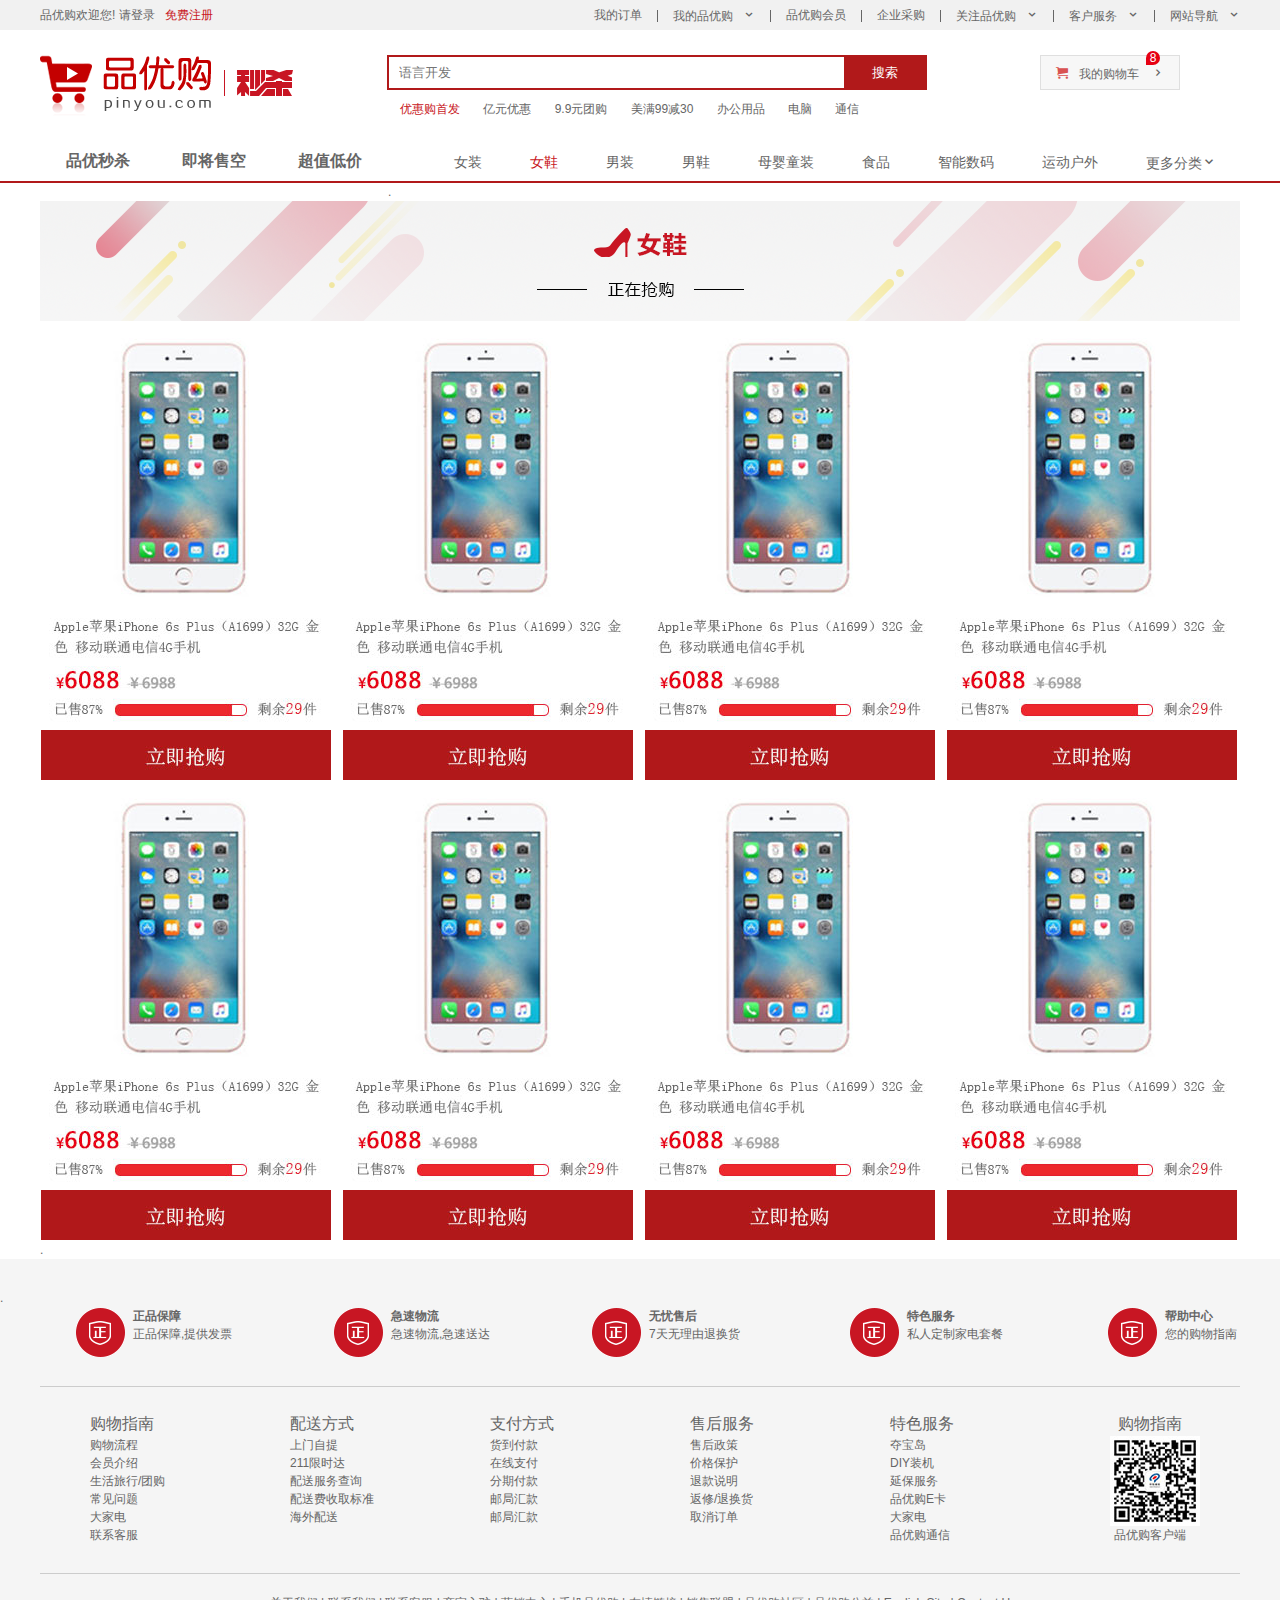
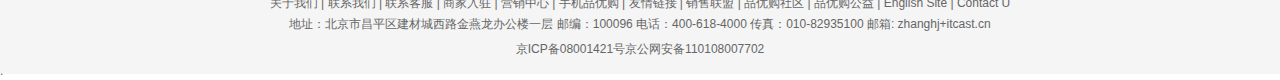
<file: PC/品优购项目/list.html>
<!DOCTYPE html>
<html lang="en">

<head>
    <meta charset="UTF-8">
    <meta name="viewport" content="width=device-width, initial-scale=1.0">
    <!-- 网站说明 -->
    <meta name="description" content="列表页-专业的综合网上购物商城,销售家电、数码通讯、电脑、家居百货、服装服饰、母婴、图书、食品等数万个品牌优质商品.便捷、诚信的服务，为您提供愉悦的网上购物体验!" />
    <!-- 页面关键词 -->
    <meta name="Keywords" content="网上购物,网上商城,手机,笔记本,电脑,MP3,CD,VCD,DV,相机,数码,配件,手表,存储卡" />
    <title>品优购-正品低价、品质保障、配送及时、轻松购物！</title>
    <!-- 引入favicon图标 -->
    <link rel="shortcut icon" href="favicon.ico" type="image/x-icon">
    <!-- 引入初始化样式文件 -->
    <link rel="stylesheet" href="css/base.css">
    <!-- 引入公共样式文件 -->
    <link rel="stylesheet" href="css/common.css">
    <link rel="stylesheet" href="css/list.css">
    <title>Document</title>
</head>

<body>
    <!-- 1.快捷导航栏区域 -->
    <section class="shortcut">
        <div class="w">
            <!-- 导航栏左侧 -->
            <div class="fl">
                <ul>
                    <li>品优购欢迎您!</li>
                    <li>
                        <a href="#">&nbsp;请登录&nbsp;</a>
                        <a href="register.html" class="style_red">&nbsp;免费注册</a>
                    </li>
                </ul>
            </div>
            <!-- 导航栏右侧 -->
            <div class="fr">
                <ul>
                    <li>我的订单</li>
                    <li></li>
                    <li class="arrow_icon">我的品优购</li>
                    <li></li>
                    <li>品优购会员</li>
                    <li></li>
                    <li>企业采购</li>
                    <li></li>
                    <li class="arrow_icon">关注品优购</li>
                    <li></li>
                    <li class="arrow_icon">客户服务</li>
                    <li></li>
                    <li class="arrow_icon">网站导航</li>
                </ul>
            </div>
        </div>
    </section>
    <!-- 2.头部区域 -->
    <header class="header w">
        <!-- logo模块 -->
        <div class="logo">
            <h1>
                <a href="index.html" title="品优购">品优购</a>
            </h1>
        </div>
        <!-- 秒杀模块 -->
        <div class="sk">
            <img src="images/sk.png" alt="">
        </div>
        <!-- 搜索模块 -->
        <div class="search">
            <input type="search" name="" id="" placeholder="语言开发">
            <button>搜索</button>
        </div>
        <!-- hostwords热词模块 -->
        <div class="hostwords">
            <a href="#" class="style_red">优惠购首发</a>
            <a href="#">亿元优惠</a>
            <a href="#">9.9元团购</a>
            <a href="#">美满99减30 </a>
            <a href="#">办公用品</a>
            <a href="#">电脑</a>
            <a href="#">通信</a>
        </div>
        <!-- 购物车模块 -->
        <div class="shopcar">
            我的购物车
            <i class="count">8</i>
        </div>
    </header>
    <!-- 3.nav导航区域 -->
    <nav class="nav">
        <div class="w">
            <!-- 左侧导航 -->
            <div class="sk_list ">
                <ul>
                    <li><a href="#">品优秒杀</a></li>
                    <li><a href="#">即将售空</a></li>
                    <li><a href="#">超值低价</a></li>
                </ul>
            </div>
            <!-- 右侧导航 -->
            <div class="sk_con ">
                <ul>
                    <li><a href="#">女装</a></li>
                    <li><a href="#" class="style_red">女鞋</a></li>
                    <li><a href="#">男装</a></li>
                    <li><a href="#">男鞋 </a></li>
                    <li><a href="#">母婴童装</a></li>
                    <li><a href="#">食品</a></li>
                    <li><a href="#">智能数码</a></li>
                    <li><a href="#">运动户外</a></li>
                    <li><a href="#" class="more">更多分类</a></li>
                </ul>
            </div>
        </div>
    </nav>
    <!-- 5.主体部分 -->
    <div class="w">
        <div class="sk_container clearfix">
            <div class="sk_hd">
                <img src="upload/bg_03.png" alt="">
            </div>
            <div class="sk_bd">
                <ul>
                    <li>
                        <a href="#"><img src="upload/list.jpg" alt=""></a>
                    </li>
                    <li>
                        <a href="#"><img src="upload/list.jpg" alt=""></a>
                    </li>
                    <li>
                        <a href="#"><img src="upload/list.jpg" alt=""></a>
                    </li>
                    <li>
                        <a href="#"><img src="upload/list.jpg" alt=""></a>
                    </li>
                    <li>
                        <a href="#"><img src="upload/list.jpg" alt=""></a>
                    </li>
                    <li>
                        <a href="#"><img src="upload/list.jpg" alt=""></a>
                    </li>
                    <li>
                        <a href="#"><img src="upload/list.jpg" alt=""></a>
                    </li>
                    <li>
                        <a href="#"><img src="upload/list.jpg" alt=""></a>
                    </li>
                </ul>
            </div>
        </div>
    </div>

    <!-- 4.底部区域 -->
    <footer class="footer clearfix">
        <div class="w">
            <!-- 服务模块 -->
            <div class="mod_service">
                <ul>
                    <li>
                        <h5></h5>
                        <div class="service_txt">
                            <h4>正品保障</h4>
                            <p>正品保障,提供发票</p>
                        </div>
                    </li>
                    <li>
                        <h5></h5>
                        <div class="service_txt">
                            <h4>急速物流</h4>
                            <p>急速物流,急速送达</p>
                        </div>
                    </li>
                    <li>
                        <h5></h5>
                        <div class="service_txt">
                            <h4>无忧售后</h4>
                            <p>7天无理由退换货</p>
                        </div>
                    </li>
                    <li>
                        <h5></h5>
                        <div class="service_txt">
                            <h4>特色服务</h4>
                            <p>私人定制家电套餐</p>
                        </div>
                    </li>
                    <li>
                        <h5></h5>
                        <div class="service_txt">
                            <h4>帮助中心</h4>
                            <p>您的购物指南</p>
                        </div>
                    </li>
                </ul>
            </div>
            <!-- 帮助模块 -->
            <div class="mod_help">
                <dl>
                    <dt>购物指南</dt>
                    <dd><a href="#">购物流程</a></dd>
                    <dd><a href="#">会员介绍</a></dd>
                    <dd><a href="#">生活旅行/团购</a></dd>
                    <dd><a href="#">常见问题</a></dd>
                    <dd><a href="#">大家电</a></dd>
                    <dd><a href="#">联系客服</a></dd>
                </dl>
                <dl>
                    <dt>配送方式</dt>
                    <dd><a href="#">上门自提</a></dd>
                    <dd><a href="#">211限时达</a></dd>
                    <dd><a href="#">配送服务查询</a></dd>
                    <dd><a href="#">配送费收取标准</a></dd>
                    <dd><a href="#">海外配送</a></dd>
                </dl>
                <dl>
                    <dt>支付方式</dt>
                    <dd><a href="#">货到付款</a></dd>
                    <dd><a href="#">在线支付</a></dd>
                    <dd><a href="#">分期付款</a></dd>
                    <dd><a href="#">邮局汇款</a></dd>
                    <dd><a href="#">邮局汇款</a></dd>
                </dl>
                <dl>
                    <dt>售后服务</dt>
                    <dd><a href="#">售后政策</a></dd>
                    <dd><a href="#">价格保护</a></dd>
                    <dd><a href="#">退款说明</a></dd>
                    <dd><a href="#">返修/退换货</a></dd>
                    <dd><a href="#">取消订单</a></dd>
                </dl>
                <dl>
                    <dt>特色服务</dt>
                    <dd><a href="#">夺宝岛</a></dd>
                    <dd><a href="#">DIY装机</a></dd>
                    <dd><a href="#">延保服务</a></dd>
                    <dd><a href="#">品优购E卡</a></dd>
                    <dd><a href="#">大家电</a></dd>
                    <dd><a href="#">品优购通信</a></dd>
                </dl>
                <dl>
                    <dt>购物指南</dt>
                    <img src="images/wx_cz.jpg" alt=""> 品优购客户端
                </dl>
            </div>
            <div class="mod_copyright">
                <div class="links">
                    <a href="#">关于我们</a> | <a href="#">联系我们</a> | <a href="#">联系客服</a> | <a href="#">商家入驻</a> | <a href="#">营销中心</a> | <a href="#">手机品优购</a> | <a href="#">友情链接</a> | <a href="#">销售联盟</a> | <a href="#">品优购社区</a> | <a href="#">品优购公益</a>                    | <a href="#">English Site</a> | <a href="#">Contact U</a>
                </div>
                <div class="copyright">
                    地址：北京市昌平区建材城西路金燕龙办公楼一层 邮编：100096 电话：400-618-4000 传真：010-82935100 邮箱: zhanghj+itcast.cn
                    <p>京ICP备08001421号京公网安备110108007702</p>
                </div>
            </div>
        </div>
    </footer>
</body>

</html>
</file>
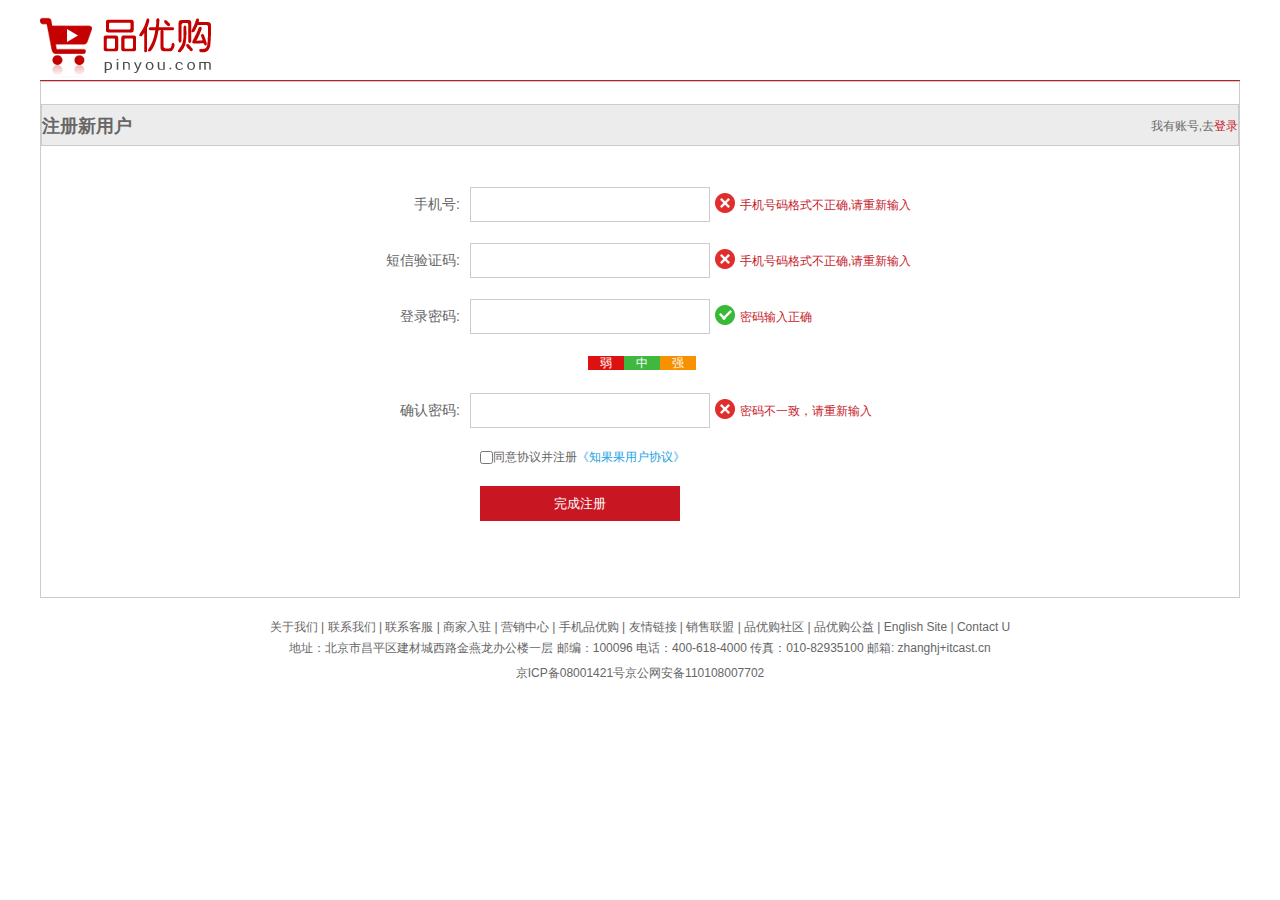
<file: PC/品优购项目/register.html>
<!DOCTYPE html>
<html lang="en">

<head>
    <meta charset="UTF-8">
    <meta name="viewport" content="width=device-width, initial-scale=1.0">
    <title>注册页</title>
    </title>
    <!-- 引入favicon图标 -->
    <link rel="shortcut icon" href="favicon.ico" type="image/x-icon">
    <!-- 引入初始化样式文件 -->
    <link rel="stylesheet" href="css/base.css">
    <!-- 引入css样式 -->
    <link rel="stylesheet" href="css/register.css">
</head>

<body>
    <header class="w">
        <a href="index.html"><img src="images/logo.png" alt=""></a>
    </header>
    <div class="registerarea w">
        <div class="hd">
            <h3>注册新用户</h3>
            <div class="logon">
                我有账号,去<a href="#">登录</a>
            </div>
        </div>
        <div class="bd">
            <div class="reg_bd">
                <ul>
                    <li><label for="">手机号:</label><input class="ipt" type="tel" name="" id=""><span><i class="error"></i>手机号码格式不正确,请重新输入</span></li>
                    <li><label for="">短信验证码:</label><input class="ipt" type="text" name="" id=""><span><i class="error"></i>手机号码格式不正确,请重新输入</span></li>
                    <li><label for="">登录密码:</label><input class="ipt" type="password" name="" id=""><span><i class="success"></i>密码输入正确  </span></li>
                    <li class="aq">安全程度<em class="ruo">弱</em><em class="zhong">中</em><em class="qiang">强</em></li>
                    <li><label for="">确认密码:</label><input class="ipt" type="password" name="" id=""><span><i class="error"></i>密码不一致，请重新输入</span></li>
                    <li class="ag"><input type="checkbox" name="" id="">同意协议并注册<a href="#">《知果果用户协议》</a></li>
                    <li class="zc"><input type="submit" value="完成注册" class="btn"></li>
                </ul>
            </div>
        </div>
    </div>
    <!-- 4.底部区域 -->
    <footer class="footer ">
        <div class="w">

            <div class="mod_copyright">
                <div class="links">
                    <a href="#">关于我们</a> | <a href="#">联系我们</a> | <a href="#">联系客服</a> | <a href="#">商家入驻</a> | <a href="#">营销中心</a> | <a href="#">手机品优购</a> | <a href="#">友情链接</a> | <a href="#">销售联盟</a> | <a href="#">品优购社区</a> | <a href="#">品优购公益</a>                    | <a href="#">English Site</a> | <a href="#">Contact U</a>
                </div>
                <div class="copyright">
                    地址：北京市昌平区建材城西路金燕龙办公楼一层 邮编：100096 电话：400-618-4000 传真：010-82935100 邮箱: zhanghj+itcast.cn
                    <p>京ICP备08001421号京公网安备110108007702</p>
                </div>
            </div>
        </div>
    </footer>
</body>

</html>
</file>
<file: H5/苏宁易购/css/index.css>
a {
  text-decoration: none;
}
html {
  font-size: 50px;
}
@media screen and (min-width: 320px) {
  html {
    font-size: 21.33333333px;
  }
}
@media screen and (min-width: 360px) {
  html {
    font-size: 24px;
  }
}
@media screen and (min-width: 375px) {
  html {
    font-size: 25px;
  }
}
@media screen and (min-width: 384px) {
  html {
    font-size: 25.6px;
  }
}
@media screen and (min-width: 400px) {
  html {
    font-size: 26.66666667px;
  }
}
@media screen and (min-width: 414px) {
  html {
    font-size: 27.6px;
  }
}
@media screen and (min-width: 424px) {
  html {
    font-size: 28.26666667px;
  }
}
@media screen and (min-width: 480px) {
  html {
    font-size: 32px;
  }
}
@media screen and (min-width: 540px) {
  html {
    font-size: 36px;
  }
}
@media screen and (min-width: 720px) {
  html {
    font-size: 48px;
  }
}
@media screen and (min-width: 750px) {
  html {
    font-size: 50px;
  }
}
body {
  min-width: 320px;
  width: 15rem;
  margin: 0 auto;
  line-height:  1.5;
  font-family:  Arial,Helvetica;
  background:  #F2F2F2;
}
.search-content {
  display: flex;
  position: fixed;
  top: 0;
  left: 50%;
  transform: translateX(-50%);
  width: 15rem;
  height: 1.76rem;
  background-color: #FFC001;
}
.search-content .classify {
  width: 0.88rem;
  height: 1.4rem;
  margin: 0.22rem 0.5rem 0.14rem 0.48rem;
  background: url(../images/classify.png) no-repeat;
  background-size: 0.88rem 1.4rem;
}
.search-content .search {
  flex: 1;
}
.search-content .search input {
  outline: none;
  width: 100%;
  border: 0;
  height: 1.32rem;
  border-radius: 0.66rem;
  background-color: #FFF2CC;
  margin-top: 0.24rem;
  font-size: 0.5rem;
  padding-left: 1.1rem;
  color: #757575;
}
.search-content .login {
  width: 1.5rem;
  height: 1.4rem;
  line-height: 1.4rem;
  margin: 0.2rem;
  font-size: 0.5rem;
  text-align: center;
  color: #fff;
}
.banner {
  width: 15rem;
  height: 7.36rem;
}
.banner img {
  width: 100%;
  height: 100%;
}
.ad {
  display: flex;
}
.ad a {
  flex: 1;
}
.ad a img {
  width: 100%;
}
nav {
  width: 15rem;
}
nav a {
  float: left;
  width: 3rem;
  height: 2.8rem;
  text-align: center;
}
nav a img {
  display: block;
  width: 1.64rem;
  height: 1.64rem;
  margin: 0.2rem auto 0;
}
nav a span {
  font-size: 0.5rem;
  color: #333;
}
</file>
<file: H5/苏宁易购2.0/css/index.css>
body {
    min-width: 320px;
    max-width: 750px;
    /* flexible 给我们划分了 10 等份 */
    width: 10rem;
    margin: 0 auto;
    line-height: 1.5;
    font-family: Arial, Helvetica;
    background: #f2f2f2;
}

a {
    text-decoration: none;
    font-size: .333333rem;
}


/* 这个插件默认的html文字大小 cssroot  16px */


/* 
img {
    width: 5.125rem;
    height: 4rem;
    width: 1rem;
    width: 1.093333rem;
    height: 1rem;
} */


/* 如果我们的屏幕超过了 750px  那么我们就按照 750设计稿来走 不会让我们页面超过750px */

@media screen and (min-width: 750px) {
    html {
        font-size: 75px!important;
    }
}


/* search-content */

.search-content {
    display: flex;
    position: fixed;
    top: 0;
    left: 50%;
    transform: translateX(-50%);
    width: 10rem;
    height: 1.173333rem;
    background-color: #FFC001;
}

.classify {
    width: .586667rem;
    height: .933333rem;
    margin: .146667rem .333333rem .133333rem;
    background: url(../images/classify.png) no-repeat;
    background-size: .586667rem .933333rem;
}

.search {
    flex: 1;
}

.search input {
    outline: none;
    border: 0;
    width: 100%;
    height: .88rem;
    font-size: .333333rem;
    background-color: #FFF2CC;
    margin-top: .133333rem;
    border-radius: .44rem;
    color: #757575;
    padding-left: .733333rem;
}

.login {
    width: 1rem;
    height: .933333rem;
    margin: .133333rem;
    color: #fff;
    text-align: center;
    line-height: .933333rem;
    font-size: .333333rem;
}
</file>
<file: H5/阿里百秀/css/index.css>
@media screen and (min-width:1280px) {
    .container {
        width: 1280px;
    }
}

body {
    background-color: #f5f5f5;
}

.container {
    background-color: #fff;
}

ul {
    list-style: none;
    margin: 0;
    padding: 0;
}

a {
    text-decoration: none;
}

a:hover {
    text-decoration: none;
}

header {
    padding-left: 0!important;
}

.logo {
    background-color: #429ad9;
}

.logo img {
    display: block;
    /* width: 100%; */
    max-width: 100%;
    margin: 0 auto;
}


/* 事先准备一个盒子,只有最小屏显示 */

.logo span {
    display: block;
    height: 50px;
    line-height: 50px;
    color: #fff;
    font-size: 18px;
    text-align: center;
}

.nav {
    background-color: #eee;
    border-bottom: 1px solid #ccc;
}

.nav a {
    color: #666;
    display: block;
    height: 50px;
    line-height: 50px;
    font-size: 16px;
    padding-left: 30px;
}

.nav a::before {
    vertical-align: middle;
    padding-right: 5px;
}

.nav a:hover {
    background-color: #fff;
    color: #333;
}

.news ul li {
    float: left;
    width: 25%;
    height: 128px;
    padding-right: 10px;
    margin-bottom: 10px;
}


/* 当我们进入 小屏幕 还有 超小屏幕的时候 我们 nav 里面的li 浮动起来 并且宽度为 20%  */

@media screen and (max-width: 991px) {
    .nav li {
        float: left;
        width: 20%;
    }
    article {
        margin-top: 10px;
    }
}


/* 当我们进入 超小屏幕的时候 我们 nav 文字会变成14px  */

@media screen and (max-width: 767px) {
    .nav li a {
        font-size: 14px;
        padding-left: 3px;
    }
    /* 当我们处于超小屏幕 news 第一个li 宽度为 100%  剩下的小li  各 50% */
    .news li:nth-child(1) {
        width: 100%!important;
    }
    .news li {
        width: 50%!important;
    }
    .publish h3 {
        font-size: 14px;
    }
}

.news ul li:nth-child(1) {
    width: 50%;
    height: 266px;
}

.news ul li a {
    position: relative;
    display: block;
    width: 100%;
    height: 100%;
}

.news ul li img {
    width: 100%;
    height: 100%;
}

.news ul li p {
    position: absolute;
    bottom: 0;
    left: 0;
    width: 100%;
    height: 41px;
    color: #fff;
    font-size: 12px;
    background-color: rgba(0, 0, 0, .5);
    margin-bottom: 0;
    padding: 5px 10px;
}

.news ul li:nth-child(1) p {
    line-height: 41px;
    font-size: 20px;
    padding: 0 10px;
}

.public {
    border-top: 1px solid #ccc;
}

.public .row {
    border-bottom: 1px solid #ccc;
    padding: 10px 0;
}

.pic {
    margin-top: 10px;
}

.banner {
    border: 1px solid #ccc;
}

.banner img {
    width: 100%;
}

.hot {
    display: block;
    position: relative;
    margin-top: 20px;
    padding: 0 20px 20px 20px;
    padding: 10px;
    border: 1px solid #ccc;
}

.hot h4 {
    padding-top: 35px;
}

.hot span {
    position: absolute;
    border-radius: 0;
    top: 0;
    left: 20px;
}
</file>
<file: H5/黑马面面/css/index.css>
body {
  min-width: 320px;
  max-width: 750px;
  margin: 0 auto;
  background-color: #f2f4f7;
}
a {
  text-decoration: none;
  color: #707070;
}
@media screen and (min-width: 750px) {
  html {
    font-size: 37.5px !important;
  }
}
.warp {
  background-color: #fff;
  padding-bottom: 1.146667rem;
}
.header {
  height: 2.133333rem;
  border-bottom: 1px solid #eaeaea;
  text-align: center;
  line-height: 2.133333rem;
  font-size: 0.933333rem;
  color: #1c1c1c;
}
.nav {
  display: flex;
  flex-wrap: wrap;
  padding: 1.2rem 0 1.6rem 0;
}
.nav .item {
  display: flex;
  width: 33.33%;
  flex-direction: column;
  align-items: center;
}
.nav .item img {
  width: 3.706667rem;
  height: 3.706667rem;
}
.nav .item span {
  font-size: 0.666667rem;
  color: #707070;
}
.nav .item:nth-child(-n + 3) {
  margin-bottom: 1.653333rem;
}
.go {
  margin: 0 0.266667rem 0 0.48rem;
}
.content {
  padding: 1.066667rem 0.64rem;
  background-color: #fff;
  margin-top: 0.266667rem;
}
.content .con-hd {
  display: flex;
  justify-content: space-between;
  height: 1.013333rem;
  line-height: 1.013333rem;
  margin-bottom: 0.906667rem;
}
.content .con-hd h4 {
  margin: 0;
  font-size: 0.746667rem;
  color: #333333;
}
.content .con-hd h4 .icon {
  display: inline-block;
  width: 1.013333rem;
  height: 1.013333rem;
  vertical-align: middle;
}
.content .con-hd .more {
  font-size: 0.586667rem;
  color: #999999;
}
.get_job_focus {
  position: relative;
}
.get_job_focus .swiper-container {
  height: 100%;
  width: 14.4rem;
}
.get_job_focus .swiper-slide {
  text-align: center;
  font-size: 18px;
  background: #fff;
  /* Center slide text vertically */
  flex-direction: column;
  /* Center slide text vertically */
  display: -webkit-box;
  display: -ms-flexbox;
  display: -webkit-flex;
  display: flex;
  -webkit-box-pack: center;
  -ms-flex-pack: center;
  -webkit-justify-content: center;
  justify-content: center;
  -webkit-box-align: center;
  -ms-flex-align: center;
  -webkit-align-items: center;
  align-items: center;
  transition: 300ms;
  transform: scale(0.8);
  opacity: 0.4;
}
.get_job_focus .swiper-slide a {
  width: 9.013333rem;
  height: 10.026667rem;
}
.get_job_focus .swiper-slide a img {
  width: 100%;
  height: 100%;
}
.get_job_focus .swiper-slide p {
  width: 9.013333rem;
  font-size: 0.666667rem;
  margin-top: 0.64rem;
  color: #333;
}
.get_job_focus .swiper-slide-active,
.get_job_focus .swiper-slide-duplicate-active {
  transform: scale(1);
  z-index: 999;
  opacity: 1;
}
.get_job_focus .swiper-button-next,
.get_job_focus .swiper-button-prev {
  outline: none;
}
.get_job_focus .swiper-button-next:after,
.get_job_focus .swiper-button-prev:after {
  font-size: 1.066667rem;
  color: #333;
}
.study_con {
  padding-bottom: 3.733333rem;
}
.study .study_fo {
  padding: 0.266667rem;
}
.study .swiper-slide {
  font-size: 18px;
  background: #fff;
  width: 7.733333rem;
  height: 9.066667rem;
  background-color: #fff;
  border-radius: 0.266667rem;
  box-shadow: 0 0px 10px rgba(0, 0, 0, 0.1);
}
.study .swiper-slide h5 {
  font-size: 0.693333rem;
  margin: 0.533333rem 0;
  font-weight: 400;
  padding: 0 0.266667rem;
}
.study .swiper-slide p {
  font-size: 0.693333rem;
  color: #ff4400;
  padding: 0 0.266667rem;
}
.footer {
  position: fixed;
  left: 0;
  bottom: 0;
  height: 2.933333rem;
  width: 100%;
  z-index: 99999;
  display: flex;
  padding: 0.533333rem;
  background-color: #fff;
  border-top: 1px solid #ccc;
}
.footer .item {
  flex: 1;
  display: flex;
  flex-direction: column;
  align-items: center;
}
.footer .item img {
  width: 1.04rem;
  height: 1.093333rem;
}
.footer .item p {
  font-size: 0.586667rem;
  color: #666666;
  margin-top: 0.266667rem;
}
</file>
<file: PC/2021-01-17/css/index.css>
body,
p,
h1,
h2,
h3 {
    margin: 0;
}

ul {
    margin: 0;
    padding: 0;
    list-style: none;
}

a {
    text-decoration: none;
}

img {
    vertical-align: middle;
}

button {
    border: none;
    background: none;
    padding: 0;
    outline: none;
    cursor: pointer;
}


/* top */

#top {
    height: 40px;
    background: #fff;
    border-bottom: 1px solid #f5f5f5;
}

#top .container {
    width: 990px;
    margin: 0 auto;
    display: flex;
    justify-content: space-between;
    /* 两端对齐 */
}

#top .left {
    position: relative;
}

#top .logo {
    margin-right: 20px;
    position: relative;
    z-index: 11;
}

#top .left span a {
    position: absolute;
    left: 0;
    top: 0;
    z-index: 10;
    display: none;
}

#top .left span:hover a {
    display: block;
}

#top .right {
    position: relative;
    display: flex;
}

#top .right h3 {
    color: #464646;
    font-size: 14px;
    line-height: 40px;
    font-weight: normal;
    position: relative;
    /* 为了放小图标 */
}

#top .right h3 a {
    color: #464646;
}

#top .right h3 a:hover {
    color: #ff4e00;
}

#top .right h3.text1 {
    margin-right: 20px;
    padding-left: 30px;
}

#top .right h3.text1::before {
    content: '';
    /* 内容 */
    width: 30px;
    height: 30px;
    background: url(../images/ico_01.png) -30px 0;
    position: absolute;
    left: 0;
    top: 5px;
}

#top .right h3.text2 {
    padding-right: 30px;
    cursor: pointer;
}

#top .right h3.text2::after {
    content: '';
    /* 内容 */
    width: 30px;
    height: 30px;
    background: url(../images/ico_01.png);
    position: absolute;
    right: 5px;
    top: 5px;
    transform: rotate(90deg);
    opacity: .1;
    /* 透明度 */
}

#top .right iframe {
    width: 708px;
    height: 582px;
    position: absolute;
    top: 40px;
    right: 20px;
    z-index: 11;
    display: none;
}

#top .right h3.text2:hover iframe {
    display: block;
}

#nav {
    height: 130px;
    background: url(../images/nav_bg.png) center no-repeat;
    position: relative;
    z-index: 9;
}

#nav .container {
    width: 1200px;
    margin: 0 auto;
    display: flex;
    justify-content: space-between;
}

#nav .title {
    display: flex;
}

#nav .title a {
    margin: 4px 20px 0 0;
}

#nav .title h1 {
    font-size: 24px;
    color: #ffb400;
    margin-top: 24PX;
}

#nav .title h1 span {
    display: block;
    font-size: 14px;
    color: #fff;
    font-weight: normal;
}

#nav ul {
    display: flex;
}

#nav ul a {
    display: block;
    width: 120px;
    height: 100px;
    line-height: 100px;
    font-size: 16px;
    color: #fff;
    text-align: center;
}

#nav ul a:hover {
    color: #ffb400;
    background: url(../images/navHover_bg.png) no-repeat 0 -48px;
}

#section1 {
    height: 920px;
    position: relative;
    z-index: 8;
    background: url(../images/section1_bg2.jpg) no-repeat center bottom;
    margin-top: -30px;
}

#section1 .container {
    height: 890px;
    background: url(../images/section1_bg1.jpg) center top no-repeat;
    position: relative;
}

#section1 .btn {
    width: 232px;
    height: 78px;
    position: absolute;
    top: 30px;
    left: 70%;
    background: url(../images/join_btn.png) no-repeat center;
    /* 以图换字 */
    text-indent: -9999px;
    overflow: hidden;
}

#section1 .video {
    position: relative;
    top: 654px;
    display: flex;
    justify-content: center;
}

#section1 .play {
    width: 283px;
    height: 163px;
    background: url(../images/video-bg.png);
    display: flex;
    justify-content: center;
    align-items: center;
    position: relative;
}

#section1 .play:after {
    content: '';
    position: absolute;
    left: 50%;
    top: 50%;
    width: 61px;
    height: 61px;
    margin: -30px 0 0 -30px;
    background: url(../images/play-btn.png);
    cursor: pointer;
    /* 呼吸灯效果 */
    animation: breathing 1s linear infinite alternate;
}

@keyframes breathing {
    0% {
        transform: scale(.9);
    }
    100% {
        transform: scale(1);
    }
}

#section1 .erweima {
    width: 156px;
    height: 156px;
    margin: 0 15px;
}

#section1 .down {
    width: 229px;
    height: 156px;
    display: flex;
    flex-wrap: wrap;
    /* 让子元素换行 */
    align-content: space-between;
    /* 多行垂直对齐方式  */
}

.dialog {
    width: 1063px;
    height: 608px;
    padding: 9px 8px;
    box-sizing: border-box;
    background: url(../images/dia-bg.png) no-repeat;
    position: fixed;
    left: 0;
    right: 0;
    top: 0;
    bottom: 0;
    margin: auto;
    z-index: 20;
    display: none;
}

.movie {
    height: 588px;
    overflow: hidden;
}

.closeBtn {
    position: absolute;
    top: 7px;
    right: -102px;
    width: 75px;
    height: 75px;
    cursor: pointer;
    background: url(../images/dia-close.png) no-repeat;
}

.shadow {
    width: 100vw;
    height: 100vh;
    background: rgba(0, 0, 0, .7);
    position: fixed;
    left: 0;
    top: 0;
    z-index: 19;
    display: none;
}

#section2 {
    height: 883px;
    position: relative;
    z-index: 7;
    background: url(../images/section2_bg1.jpg) no-repeat center top;
    margin-top: -30px;
    padding-top: 92px;
    box-sizing: border-box;
}

#section2:after {
    content: '';
    width: 100%;
    height: 30px;
    position: absolute;
    bottom: 0;
    background: url(../images/section2_bg2.jpg) no-repeat center;
}

#section2 h2 {
    height: 76px;
    background: url(../images/section2_head.png) no-repeat center;
    text-indent: -9999px;
    overflow: hidden;
}

#section2 .container {
    width: 1200px;
    margin: 60px auto 0;
}

#section2 .tabList {
    display: flex;
}

#section2 .tabList li {
    width: 600px;
    height: 100px;
    line-height: 100px;
    font-size: 38px;
    color: #ffbf05;
    text-align: center;
    cursor: pointer;
    background: url(../images/css-sprites.png) no-repeat -20px -17px;
}

#section2 .tabList li.active {
    color: #fff;
    background-position: -20px -134px;
}

#section2 .con {
    height: 440px;
    padding-top: 30px;
    box-sizing: border-box;
    background: url(../images/sec2-cont-bg.png) no-repeat;
}

#section2 .con>div {
    display: none;
}

#section2 .con>div.active {
    display: flex;
}


/* 最新活动的内容 */

.subTab_1 {
    justify-content: space-between;
}

.subTab_1 li {
    width: 240px;
    height: 100px;
    line-height: 100px;
    text-align: center;
    font-size: 26px;
    color: #cbcbcb;
    background: url(../images/css-sprites.png) no-repeat -268px -389px;
    cursor: pointer;
}

.subTab_1 li.active {
    color: #000;
    background-position: -268px -509px;
}

.subTab_1 .tabContent {
    width: 900px;
    margin-right: 20px;
    padding-top: 64px;
}

.subTab_1 .tabContent>div {
    display: none;
}

.subTab_1 .tabContent>div.active {
    display: flex;
}

.subTab_1 .text {
    margin-left: 26px;
}

.subTab_1 .text h3 {
    font-size: 20px;
    color: #ffba01;
    text-align: center;
    margin: 0 auto 26px;
}

.subTab_1 .text p {
    font-size: 16px;
    color: #e4e4e4;
}


/* 商场新品的内容 */

.subTab_2 {
    padding: 40px 30px 0;
    justify-content: space-between;
}

.subTab_2 ul {
    width: 570px;
    height: 326px;
    display: flex;
    flex-wrap: wrap;
    justify-content: space-between;
    align-content: space-between;
}

.subTab_2 li {
    width: 50%;
    text-align: center;
    position: relative;
    cursor: pointer;
    background: url(../images/subTab_bg.png) no-repeat top center;
}

.subTab_2 li p {
    font-size: 16px;
    color: #ffbf05;
    position: absolute;
    right: 18px;
    bottom: 12px;
}

.subTab_2 .tabContent div {
    width: 546px;
    height: 317px;
    position: relative;
    background: url(../images/subTab_bg_big.png) no-repeat;
    display: none;
}

.subTab_2 .tabContent div.active {
    display: block;
}

.subTab_2 .tabContent div p {
    width: 100%;
    height: 52px;
    background: rgba(0, 0, 0, .6);
    position: absolute;
    bottom: 0;
    left: 0;
    font-size: 20px;
    color: #ffbf05;
    line-height: 52px;
    text-align: center;
}

.public,
#section4,
#section6,
#section7 {
    height: 880px;
    position: relative;
    z-index: 6;
    background: url(../images/section3_bg1.jpg) no-repeat center top;
    margin-top: -16px;
    padding-top: 92px;
    box-sizing: border-box;
}

.public:after,
.bottom,
#section6:after,
#section7:after {
    content: '';
    width: 100%;
    height: 30px;
    position: absolute;
    bottom: 0;
    background: url(../images/section3_bg2.png) no-repeat center;
}

.public h2,
#section4 h2,
#section6 h2,
#section7 h2 {
    height: 66px;
    background: url(../images/section3_head.png) no-repeat center;
    text-indent: -9999px;
    overflow: hidden;
}

.public .container {
    width: 1400px;
    margin: 90px auto 0;
    position: relative;
}

.public .wrap {
    width: 1200px;
    margin: 0 auto;
    overflow: hidden;
}

.public ul {
    width: 4800px;
    display: flex;
}

.public li {
    display: flex;
}

.public li img,
.public .text {
    width: 600px;
    height: 424px;
}

.public .text {
    background: rgba(0, 0, 0, 0.5);
}

.public h3 {
    font-size: 26px;
    color: #000;
    font-weight: normal;
    line-height: 62px;
    text-align: center;
    background: #ffbf05;
}

.public p {
    width: 540px;
    height: 280px;
    padding: 0 10px;
    margin: 40px auto 0;
    box-sizing: border-box;
    font-size: 16px;
    color: #e4e4e4;
    line-height: 30px;
}

.public button {
    width: 57px;
    height: 115px;
    position: absolute;
    top: 50%;
    margin-top: -58px;
    background: url(../images/css-sprites.png) no-repeat;
}

.public .prev {
    left: 0;
    background-position: -24px -255px;
}

.public .next {
    right: 0;
    background-position: -184px -255px;
}

.public .prev:hover {
    background-position: -99px -255px;
}

.public .next:hover {
    background-position: -266px -255px;
}

.public .circle {
    margin-top: 90px;
    display: flex;
    justify-content: center;
}

.public .circle span {
    width: 21px;
    height: 21px;
    background: #898179;
    border-radius: 50%;
    cursor: pointer;
    margin: 0 5px;
}

.public .circle span.active {
    background: #ffbf05;
}


/* section4 */

#section4 {
    z-index: 5;
    background-image: url(../images/section4_big_01.png);
}

#section4 h2 {
    background-image: url(../images/section4_head.png);
}

.bottom {
    background-image: url(../images/section4_big_01_bottom.png);
}

#section4 ul {
    width: 100%;
    position: absolute;
    bottom: 60px;
    display: flex;
    justify-content: center;
}

#section4 li {
    width: 144px;
    text-align: center;
    margin: 0 10px;
    cursor: pointer;
}

#section4 li img {
    border: 2px solid transparent;
}

#section4 li p {
    margin-top: 18px;
    font-size: 26px;
    color: #c2c2c2;
}

#section4 li.active img {
    border-color: #ffbf05;
}

#section4 li.active p {
    color: #ffbf05;
}


/* section5 */

#section5 {
    z-index: 4;
    background-image: url(../images/section5_bg1.jpg);
}

#section5 h2 {
    background-image: url(../images/section5_head.png);
}

#section5:after {
    background-image: url(../images/section5_bg2.png);
}


/* #section6  */

#section6 {
    z-index: 3;
    background-image: url(../images/section6_bg1.jpg);
}

#section6 h2 {
    background-image: url(../images/section6_head.png);
}

#section6:after {
    background-image: url(../images/section6_bg2.png);
}

#section6 ul {
    display: flex;
    justify-content: center;
    margin-top: 88px;
}

#section6 li {
    width: 395px;
    height: 440px;
    text-align: center;
    border: 2px solid #ffbf05;
    background: rgba(0, 0, 0, .5);
    margin: 0 4px;
}

#section6 h3 {
    width: 197px;
    height: 37px;
    line-height: 37px;
    text-align: center;
    margin: 26px auto 19px;
    font-size: 22px;
    font-weight: normal;
    background: url(../images/css-sprites.png) no-repeat -423px -255px;
}

#section6 p {
    width: 318px;
    margin: 0 auto;
    font-size: 16px;
    color: #e4e4e4;
    text-align: left;
}


/* #section7  */

#section7 {
    z-index: 2;
    background-image: url(../images/section7_bg1.jpg);
}

#section7 h2 {
    background-image: url(../images/section7_head.png);
}

#section7:after {
    background-image: url(../images/section7_bg2.png);
}

#section7 ul {
    display: flex;
    justify-content: center;
    margin-top: 80px;
}

#section7 li {
    display: flex;
    margin: 0 5px;
}

#section7 li h3 {
    width: 92px;
    height: 510px;
    font-weight: normal;
    background: url(../images/css-sprites.png) no-repeat -142px -389px;
    color: #bcbcbc;
    display: flex;
    justify-content: center;
    align-items: center;
    cursor: pointer;
}

#section7 li h3 p {
    width: 32px;
    font-size: 32px;
}

#section7 li div {
    width: 545px;
    height: 510px;
    background: url(../images/bg7-box.png) no-repeat top center/100% 100%;
    transition: .7s ease-out;
    /* 速度从快到慢 */
    overflow: hidden;
    width: 0;
    opacity: 0;
}

#section7 li.active div {
    width: 545px;
    opacity: 1;
}

#section7 li.active h3 {
    color: #875d00;
    background-position: -24px -389px;
    margin-right: 10px;
}

#section7 li div p {
    width: 545px;
    height: 510px;
    padding: 30px 25px 0;
    box-sizing: border-box;
    font-size: 20px;
    color: #c7c7c7;
    line-height: 38px;
}


/* #section8  */

#section8 {
    z-index: 1;
    background-image: url(../images/section8_bg1.jpg);
}

#section8 h2 {
    background-image: url(../images/section8_head.png);
}

#section8:after {
    background-image: url(../images/section8_bg2.jpg);
}

#section8 ul {
    width: 1000px;
    height: 495px;
    margin: 0 auto;
    position: relative;
}

#section8 li {
    width: 858px;
    height: 495px;
    position: absolute;
    transition: .3s;
}

#section8 li img {
    width: 100%;
    height: 100%;
}

#section8 li:nth-child(1) {
    /* 左边的图 */
    left: 0;
    opacity: 0.5;
    z-index: 2;
    transform: scale(.8);
    transform-origin: left;
}

#section8 li:nth-child(3) {
    /* 右边的图 */
    right: 0;
    opacity: 0.5;
    z-index: 2;
    transform: scale(.8);
    transform-origin: right;
}

#section8 li:nth-child(2) {
    /* 中间的图 */
    z-index: 3;
    left: 50%;
    transform: translateX(-50%);
}

#section8 li:nth-child(n+4) {
    /* 选择到第4个到最后的li */
    /* 剩余的图 */
    z-index: 1;
    opacity: .5;
    left: 50%;
    transform: translateX(-50%) scale(.8);
}

#section8 .circle {
    margin-top: 50px;
}


/* footer */

#footer {
    font-size: 12px;
    line-height: 20px;
    background: #000;
    margin-top: -30px;
}

#footer .container {
    width: 1200px;
    height: 240px;
    margin: 0 auto;
    display: flex;
    justify-content: space-between;
    align-items: center;
}

#footer .logo a {
    margin-right: 10px;
}

#footer ul {
    width: 320px;
    display: flex;
    flex-wrap: wrap;
    margin-top: 20px;
}

#footer li {
    color: #fff;
    margin: 0 3px;
}

.footRight a,
.footRight p {
    color: #fff;
}
</file>
<file: PC/和平精英/css/index.css>
body,
p,
h1,
h2,
h3 {
    margin: 0;
}

ul {
    margin: 0;
    padding: 0;
    list-style: none;
}

a {
    text-decoration: none;
}

img {
    vertical-align: middle;
}

button {
    border: none;
    background: none;
    padding: 0;
    outline: none;
    cursor: pointer;
}


/* 顶部区域 */

#top {
    height: 40px;
    background: #fff;
    border-bottom: 1px solid #f5f5f5;
}

#top .container {
    width: 990px;
    margin: 0 auto;
    display: flex;
    justify-content: space-between;
    /* 两端对齐 */
}

#top .left {
    position: relative;
}

#top .logo {
    margin-right: 20px;
    position: relative;
    z-index: 11;
}

#top .left span a {
    position: absolute;
    left: 0;
    top: 0;
    z-index: 10;
    display: none;
}

#top .left span:hover a {
    display: block;
}

#top .right {
    position: relative;
    display: flex;
}

#top .right h3 {
    color: #464646;
    font-size: 14px;
    line-height: 40px;
    font-weight: normal;
    position: relative;
    /* 为了放小图标 */
}

#top .right h3 a {
    color: #464646;
}

#top .right h3 a:hover {
    color: #ff4e00;
}

#top .right h3.text1 {
    margin-right: 20px;
    padding-left: 30px;
}

#top .right h3.text1::before {
    content: '';
    /* 内容 */
    width: 30px;
    height: 30px;
    background: url(../images/ico_01.png) -30px 0;
    position: absolute;
    left: 0;
    top: 5px;
}

#top .right h3.text2 {
    padding-right: 30px;
    cursor: pointer;
}

#top .right h3.text2::after {
    content: '';
    /* 内容 */
    width: 30px;
    height: 30px;
    background: url(../images/ico_01.png);
    position: absolute;
    right: 5px;
    top: 5px;
    transform: rotate(90deg);
    opacity: .1;
    /* 透明度 */
}

#top .right iframe {
    width: 708px;
    height: 582px;
    position: absolute;
    top: 40px;
    right: 20px;
    z-index: 11;
    display: none;
}

#top .right h3.text2:hover iframe {
    display: block;
}


/* 导航栏区域 */

#nav {
    height: 130px;
    background: url(../images/nav_bg.png) center no-repeat;
    position: relative;
    z-index: 9;
}

#nav .container {
    width: 1200px;
    margin: 0 auto;
    display: flex;
    justify-content: space-between;
}

#nav .title {
    display: flex;
}

#nav .title a {
    margin: 4px 20px 0 0;
}

#nav .title h1 {
    font-size: 24px;
    color: #ffb400;
    margin-top: 24PX;
}

#nav .title h1 span {
    display: block;
    font-size: 14px;
    color: #fff;
    font-weight: normal;
}

#nav ul {
    display: flex;
}

#nav ul a {
    display: block;
    width: 120px;
    height: 100px;
    line-height: 100px;
    font-size: 16px;
    color: #fff;
    text-align: center;
}

#nav ul a:hover {
    color: #ffb400;
    background: url(../images/navHover_bg.png) no-repeat 0 -48px;
}


/* section1 */

#section1 {
    height: 920px;
    position: relative;
    z-index: 8;
    background: url(../images/section1_bg2.jpg) no-repeat center bottom;
    margin-top: -30px;
}

#section1 .container {
    height: 890px;
    background: url(../images/section1_bg1.jpg) center top no-repeat;
    position: relative;
}

#section1 .btn {
    width: 232px;
    height: 78px;
    position: absolute;
    top: 30px;
    left: 70%;
    background: url(../images/join_btn.png) no-repeat center;
    /* 以图换字 */
    text-indent: -9999px;
    overflow: hidden;
}

#section1 .video {
    position: relative;
    top: 654px;
    display: flex;
    justify-content: center;
}

#section1 .play {
    width: 283px;
    height: 163px;
    background: url(../images/video-bg.png);
    display: flex;
    justify-content: center;
    align-items: center;
    position: relative;
}

#section1 .play:after {
    content: '';
    position: absolute;
    left: 50%;
    top: 50%;
    width: 61px;
    height: 61px;
    margin: -30px 0 0 -30px;
    background: url(../images/play-btn.png);
    cursor: pointer;
    /* 呼吸灯效果 */
    animation: breathing 1s linear infinite alternate;
}

@keyframes breathing {
    0% {
        transform: scale(.9);
    }
    100% {
        transform: scale(1);
    }
}

#section1 .erweima {
    width: 156px;
    height: 156px;
    margin: 0 15px;
}

#section1 .down {
    width: 229px;
    height: 156px;
    display: flex;
    flex-wrap: wrap;
    /* 让子元素换行 */
    align-content: space-between;
    /* 多行垂直对齐方式  */
}


/* section1 弹出视频 */

.dialog {
    width: 1063px;
    height: 608px;
    padding: 9px 8px;
    box-sizing: border-box;
    background: url(../images/dia-bg.png) no-repeat;
    position: fixed;
    left: 0;
    right: 0;
    top: 0;
    bottom: 0;
    margin: auto;
    z-index: 20;
    display: none;
}

.movie {
    height: 588px;
    overflow: hidden;
}

.closeBtn {
    position: absolute;
    top: 7px;
    right: -102px;
    width: 75px;
    height: 75px;
    cursor: pointer;
    background: url(../images/dia-close.png) no-repeat;
}

.shadow {
    width: 100vw;
    height: 100vh;
    background: rgba(0, 0, 0, .7);
    position: fixed;
    left: 0;
    top: 0;
    z-index: 19;
    display: none;
}


/* section2 */

#section2 {
    height: 883px;
    position: relative;
    z-index: 7;
    background: url(../images/section2_bg1.jpg) no-repeat center top;
    margin-top: -30px;
    padding-top: 92px;
    box-sizing: border-box;
}

#section2:after {
    content: '';
    width: 100%;
    height: 30px;
    position: absolute;
    bottom: 0;
    background: url(../images/section2_bg2.jpg) no-repeat center;
}

#section2 h2 {
    height: 76px;
    background: url(../images/section2_head.png) no-repeat center;
    text-indent: -9999px;
    overflow: hidden;
}

#section2 .container {
    width: 1200px;
    margin: 60px auto 0;
}

#section2 .tabList {
    display: flex;
}

#section2 .tabList li {
    width: 600px;
    height: 100px;
    line-height: 100px;
    font-size: 38px;
    color: #ffbf05;
    text-align: center;
    cursor: pointer;
    background: url(../images/css-sprites.png) no-repeat -20px -17px;
}

#section2 .tabList li.active {
    color: #fff;
    background-position: -20px -134px;
}

#section2 .con {
    height: 440px;
    padding-top: 30px;
    box-sizing: border-box;
    background: url(../images/sec2-cont-bg.png) no-repeat;
}

#section2 .con>div {
    display: none;
}

#section2 .con>div.active {
    display: flex;
}


/* 最新活动的内容 */

.subTab_1 {
    justify-content: space-between;
}

.subTab_1 li {
    width: 240px;
    height: 100px;
    line-height: 100px;
    text-align: center;
    font-size: 26px;
    color: #cbcbcb;
    background: url(../images/css-sprites.png) no-repeat -268px -389px;
    cursor: pointer;
}

.subTab_1 li.active {
    color: #000;
    background-position: -268px -509px;
}

.subTab_1 .tabContent {
    width: 900px;
    margin-right: 20px;
    padding-top: 64px;
}

.subTab_1 .tabContent>div {
    display: none;
}

.subTab_1 .tabContent>div.active {
    display: flex;
}

.subTab_1 .text {
    margin-left: 26px;
}

.subTab_1 .text h3 {
    font-size: 20px;
    color: #ffba01;
    text-align: center;
    margin: 0 auto 26px;
}

.subTab_1 .text p {
    font-size: 16px;
    color: #e4e4e4;
}


/* 商场新品的内容 */

.subTab_2 {
    padding: 40px 30px 0;
    justify-content: space-between;
}

.subTab_2 ul {
    width: 570px;
    height: 326px;
    display: flex;
    flex-wrap: wrap;
    justify-content: space-between;
    align-content: space-between;
}

.subTab_2 li {
    width: 50%;
    text-align: center;
    position: relative;
    cursor: pointer;
    background: url(../images/subTab_bg.png) no-repeat top center;
}

.subTab_2 li p {
    font-size: 16px;
    color: #ffbf05;
    position: absolute;
    right: 18px;
    bottom: 12px;
}

.subTab_2 .tabContent div {
    width: 546px;
    height: 317px;
    position: relative;
    background: url(../images/subTab_bg_big.png) no-repeat;
    display: none;
}

.subTab_2 .tabContent div.active {
    display: block;
}

.subTab_2 .tabContent div p {
    width: 100%;
    height: 52px;
    background: rgba(0, 0, 0, .6);
    position: absolute;
    bottom: 0;
    left: 0;
    font-size: 20px;
    color: #ffbf05;
    line-height: 52px;
    text-align: center;
}

.public,
#section4,
#section6,
#section7 {
    height: 880px;
    position: relative;
    z-index: 6;
    background: url(../images/section3_bg1.jpg) no-repeat center top;
    margin-top: -16px;
    padding-top: 92px;
    box-sizing: border-box;
}

.public:after,
.bottom,
#section6:after,
#section7:after {
    content: '';
    width: 100%;
    height: 30px;
    position: absolute;
    bottom: 0;
    background: url(../images/section3_bg2.png) no-repeat center;
}

.public h2,
#section4 h2,
#section6 h2,
#section7 h2 {
    height: 66px;
    background: url(../images/section3_head.png) no-repeat center;
    text-indent: -9999px;
    overflow: hidden;
}

.public .container {
    width: 1400px;
    margin: 90px auto 0;
    position: relative;
}

.public .wrap {
    width: 1200px;
    margin: 0 auto;
    overflow: hidden;
}

.public ul {
    width: 4800px;
    display: flex;
}

.public li {
    display: flex;
}

.public li img,
.public .text {
    width: 600px;
    height: 424px;
}

.public .text {
    background: rgba(0, 0, 0, 0.5);
}

.public h3 {
    font-size: 26px;
    color: #000;
    font-weight: normal;
    line-height: 62px;
    text-align: center;
    background: #ffbf05;
}

.public p {
    width: 540px;
    height: 280px;
    padding: 0 10px;
    margin: 40px auto 0;
    box-sizing: border-box;
    font-size: 16px;
    color: #e4e4e4;
    line-height: 30px;
}

.public button {
    width: 57px;
    height: 115px;
    position: absolute;
    top: 50%;
    margin-top: -58px;
    background: url(../images/css-sprites.png) no-repeat;
}

.public .prev {
    left: 0;
    background-position: -24px -255px;
}

.public .next {
    right: 0;
    background-position: -184px -255px;
}

.public .prev:hover {
    background-position: -99px -255px;
}

.public .next:hover {
    background-position: -266px -255px;
}

.public .circle {
    margin-top: 90px;
    display: flex;
    justify-content: center;
}

.public .circle span {
    width: 21px;
    height: 21px;
    background: #898179;
    border-radius: 50%;
    cursor: pointer;
    margin: 0 5px;
}

.public .circle span.active {
    background: #ffbf05;
}


/* section4 */

#section4 {
    z-index: 5;
    background-image: url(../images/section4_big_01.png);
}

#section4 h2 {
    background-image: url(../images/section4_head.png);
}

.bottom {
    background-image: url(../images/section4_big_01_bottom.png);
}

#section4 ul {
    width: 100%;
    position: absolute;
    bottom: 60px;
    display: flex;
    justify-content: center;
}

#section4 li {
    width: 144px;
    text-align: center;
    margin: 0 10px;
    cursor: pointer;
}

#section4 li img {
    border: 2px solid transparent;
}

#section4 li p {
    margin-top: 18px;
    font-size: 26px;
    color: #c2c2c2;
}

#section4 li.active img {
    border-color: #ffbf05;
}

#section4 li.active p {
    color: #ffbf05;
}


/* section5 */

#section5 {
    z-index: 4;
    background-image: url(../images/section5_bg1.jpg);
}

#section5 h2 {
    background-image: url(../images/section5_head.png);
}

#section5:after {
    background-image: url(../images/section5_bg2.png);
}


/* #section6  */

#section6 {
    z-index: 3;
    background-image: url(../images/section6_bg1.jpg);
}

#section6 h2 {
    background-image: url(../images/section6_head.png);
}

#section6:after {
    background-image: url(../images/section6_bg2.png);
}

#section6 ul {
    display: flex;
    justify-content: center;
    margin-top: 88px;
}

#section6 li {
    width: 395px;
    height: 440px;
    text-align: center;
    border: 2px solid #ffbf05;
    background: rgba(0, 0, 0, .5);
    margin: 0 4px;
}

#section6 h3 {
    width: 197px;
    height: 37px;
    line-height: 37px;
    text-align: center;
    margin: 26px auto 19px;
    font-size: 22px;
    font-weight: normal;
    background: url(../images/css-sprites.png) no-repeat -423px -255px;
}

#section6 p {
    width: 318px;
    margin: 0 auto;
    font-size: 16px;
    color: #e4e4e4;
    text-align: left;
}


/* #section7  */

#section7 {
    z-index: 2;
    background-image: url(../images/section7_bg1.jpg);
}

#section7 h2 {
    background-image: url(../images/section7_head.png);
}

#section7:after {
    background-image: url(../images/section7_bg2.png);
}

#section7 ul {
    display: flex;
    justify-content: center;
    margin-top: 80px;
}

#section7 li {
    display: flex;
    margin: 0 5px;
}

#section7 li h3 {
    width: 92px;
    height: 510px;
    font-weight: normal;
    background: url(../images/css-sprites.png) no-repeat -142px -389px;
    color: #bcbcbc;
    display: flex;
    justify-content: center;
    align-items: center;
    cursor: pointer;
}

#section7 li h3 p {
    width: 32px;
    font-size: 32px;
}

#section7 li div {
    width: 545px;
    height: 510px;
    background: url(../images/bg7-box.png) no-repeat top center/100% 100%;
    transition: .7s ease-out;
    /* 速度从快到慢 */
    overflow: hidden;
    width: 0;
    opacity: 0;
}

#section7 li.active div {
    width: 545px;
    opacity: 1;
}

#section7 li.active h3 {
    color: #875d00;
    background-position: -24px -389px;
    margin-right: 10px;
}

#section7 li div p {
    width: 545px;
    height: 510px;
    padding: 30px 25px 0;
    box-sizing: border-box;
    font-size: 20px;
    color: #c7c7c7;
    line-height: 38px;
}


/* #section8  */

#section8 {
    z-index: 1;
    background-image: url(../images/section8_bg1.jpg);
}

#section8 h2 {
    background-image: url(../images/section8_head.png);
}

#section8:after {
    background-image: url(../images/section8_bg2.jpg);
}

#section8 ul {
    width: 1000px;
    height: 495px;
    margin: 0 auto;
    position: relative;
}

#section8 li {
    width: 858px;
    height: 495px;
    position: absolute;
    transition: .3s;
}

#section8 li img {
    width: 100%;
    height: 100%;
}

#section8 li:nth-child(1) {
    /* 左边的图 */
    left: 0;
    opacity: 0.5;
    z-index: 2;
    transform: scale(.8);
    transform-origin: left;
}

#section8 li:nth-child(3) {
    /* 右边的图 */
    right: 0;
    opacity: 0.5;
    z-index: 2;
    transform: scale(.8);
    transform-origin: right;
}

#section8 li:nth-child(2) {
    /* 中间的图 */
    z-index: 3;
    left: 50%;
    transform: translateX(-50%);
}

#section8 li:nth-child(n+4) {
    /* 选择到第4个到最后的li */
    /* 剩余的图 */
    z-index: 1;
    opacity: .5;
    left: 50%;
    transform: translateX(-50%) scale(.8);
}

#section8 .circle {
    margin-top: 50px;
}


/* footer */

#footer {
    font-size: 12px;
    line-height: 20px;
    background: #000;
    margin-top: -30px;
}

#footer .container {
    width: 1200px;
    height: 240px;
    margin: 0 auto;
    display: flex;
    justify-content: space-between;
    align-items: center;
}

#footer .logo a {
    margin-right: 10px;
}

#footer ul {
    width: 320px;
    display: flex;
    flex-wrap: wrap;
    margin-top: 20px;
}

#footer li {
    color: #fff;
    margin: 0 3px;
}

.footRight a,
.footRight p {
    color: #fff;
}
</file>
<file: PC/品优购项目/css/base.css>
/* 把我们所有标签的内外边距清零 */

* {
    margin: 0;
    padding: 0;
    box-sizing: border-box;
}


/* em 和 i 斜体的文字不倾斜 */

em,
i {
    font-style: normal
}


/* 去掉li 的小圆点 */

li {
    list-style: none
}

img {
    /* border 0 照顾低版本浏览器 如果 图片外面包含了链接会有边框的问题 */
    border: 0;
    /* 取消图片底侧有空白缝隙的问题 */
    vertical-align: middle
}

button {
    /* 当我们鼠标经过button 按钮的时候，鼠标变成小手 */
    cursor: pointer
}

a {
    color: #666;
    text-decoration: none
}

a:hover {
    color: #c81623
}

button,
input {
    /* "\5B8B\4F53" 就是宋体的意思 这样浏览器兼容性比较好 */
    font-family: Microsoft YaHei, Heiti SC, tahoma, arial, Hiragino Sans GB, "\5B8B\4F53", sans-serif;
    border: 0;
    outline: none;
}

body {
    /* CSS3 抗锯齿形 让文字显示的更加清晰 */
    -webkit-font-smoothing: antialiased;
    background-color: #fff;
    font: 12px/1.5 Microsoft YaHei, Heiti SC, tahoma, arial, Hiragino Sans GB, "\5B8B\4F53", sans-serif;
    color: #666
}

.hide,
.none {
    display: none
}


/* 清除浮动 */

.clearfix::before,
.clearfix::after {
    display: table;
    content: ".";
}

.clearfix:after {
    clear: both;
}

.clearfix {
    *zoom: 1
}


/* 浮动 */

.fl {
    float: left;
}

.fr {
    float: right;
}

.style_red {
    color: #c81623;
}
</file>
<file: PC/品优购项目/css/common.css>
/* 声明字体图标 */
    
    @font-face {
        font-family: 'icomoon';
        src: url('fonts/icomoon.eot?tomleg');
        src: url('../fonts/icomoon.eot?tomleg#iefix') format('embedded-opentype'), url('../fonts/icomoon.ttf?tomleg') format('truetype'), url('../fonts/icomoon.woff?tomleg') format('woff'), url('../fonts/icomoon.svg?tomleg#icomoon') format('svg');
        font-weight: normal;
        font-style: normal;
        font-display: block;
    }
    /* 版心 */
    
    .w {
        width: 1200px;
        margin: 0 auto;
    }
    /* 1.快捷导航栏模块 */
    
    .shortcut {
        height: 30px;
        background-color: #f1f1f1;
    }
    
    .shortcut ul li {
        float: left;
        line-height: 30px;
    }
    
    .shortcut .fr ul li:nth-child(even) {
        margin: 10px 15px;
        width: 1px;
        height: 12px;
        background-color: #666666;
    }
    
    .shortcut .fr ul .arrow_icon::after {
        content: '\e91e';
        font-family: 'icomoon';
        margin-left: 10px;
    }
    /* 2.头部区域 */
    
    .header {
        position: relative;
        height: 106px;
    }
    /* logo模块 */
    
    .header .logo {
        position: absolute;
        top: 25px;
        width: 171px;
        height: 61px;
    }
    
    .header .logo a {
        display: block;
        width: 171px;
        height: 61px;
        background-image: url(../images/logo.png);
        font-size: 0;
    }
    /* 搜索模块 */
    
    .header .search {
        position: absolute;
        top: 25px;
        left: 347px;
        width: 540px;
        height: 35px;
        border: 2px solid #b1191a;
    }
    
    .header .search input {
        float: left;
        width: 455px;
        height: 31px;
        padding-left: 10px;
    }
    
    .header .search button {
        float: right;
        width: 81px;
        height: 31px;
        color: #fff;
        background-color: #b1191a;
    }
    /* hostwords热词模块 */
    
    .header .hostwords {
        position: absolute;
        top: 70px;
        left: 360px;
    }
    
    .header .hostwords a {
        margin-right: 20px;
    }
    /* 购物车模块 */
    
    .header .shopcar {
        position: absolute;
        top: 25px;
        right: 60px;
        text-align: center;
        line-height: 35px;
        width: 140px;
        height: 35px;
        border: 1px solid #dfdfdf;
        background-color: #f7f7f7;
    }
    
    .header .shopcar::before {
        content: '\e93a';
        font-family: 'icomoon';
        margin-right: 8px;
        color: #d95252;
    }
    
    .header .shopcar::after {
        content: '\e920';
        font-family: 'icomoon';
        margin-left: 10px;
    }
    
    .header .shopcar .count {
        position: absolute;
        top: -5px;
        left: 105px;
        width: 14px;
        height: 14px;
        line-height: 14px;
        color: #fff;
        background-color: #e60012;
        border-radius: 7px 7px 7px 0;
    }
    /* 3.nav导航区域 */
    
    .nav {
        height: 47px;
        border-bottom: 2px solid #b1191a;
    }
    /* 左侧导航 */
    
    .nav .dropdown {
        float: left;
        width: 210px;
        height: 45px;
        text-align: center;
        line-height: 48px;
        color: #fff;
        font-size: 16px;
        background-color: #e60012;
    }
    
    .nav .dropdown .dt {
        width: 100%;
        height: 100%;
        color: #fff;
        font-size: 16px;
        text-align: center;
        line-height: 45px;
    }
    
    .nav .dropdown .dd {
        /* display: none; */
        width: 210px;
        height: 464px;
        margin-top: 2px;
        background-color: #c81623;
    }
    
    .nav .dropdown .dd ul li {
        text-align: left;
        position: relative;
        height: 31px;
        line-height: 31px;
        margin-left: 2px;
    }
    
    .nav .dropdown .dd ul li:hover {
        background-color: #fff;
    }
    
    .nav .dropdown .dd ul li::after {
        content: '\e920';
        font-family: 'icomoon';
        position: absolute;
        top: 1px;
        right: 5px;
        color: #fff;
        font-size: 14px;
    }
    
    .nav .dropdown .dd ul li a {
        font-size: 14px;
        line-height: 31px;
        color: #fff;
        padding-left: 10px;
    }
    
    .nav .dropdown .dd ul li:hover a {
        color: #c81623;
    }
    /* 右侧导航 */
    
    .nav .navitems {
        float: left;
    }
    
    .nav .navitems ul li {
        float: left;
        padding-top: 11px;
    }
    
    .nav .navitems ul li a {
        font-size: 16px;
        padding: 0 24px;
    }
    /* 4.底部区域 */
    
    .footer {
        height: 415px;
        background-color: #f5f5f5;
        padding-top: 30px;
    }
    /* 服务模块 */
    
    .footer .mod_service {
        height: 80px;
        border-bottom: 1px solid #ccc;
    }
    
    .footer .mod_service ul li {
        float: left;
        width: 258px;
        height: 50px;
        padding-left: 35px;
    }
    
    .footer .mod_service ul li:last-child {
        width: 165px;
    }
    
    .footer .mod_service h5 {
        margin-right: 8px;
        float: left;
        width: 50px;
        height: 50px;
        background: url(../images/icons.png) no-repeat -252px -2px;
    }
    
    .footer .mod_service .search_txt h4 {
        font-size: 16px;
    }
    
    .footer .mod_service .search_txt p {
        font-size: 12px;
    }
    /* 帮助模块 */
    
    .footer .mod_help {
        padding-left: 50px;
        padding-top: 25px;
        height: 187px;
        border-bottom: 1px solid #ccc;
    }
    
    .footer .mod_help dl {
        float: left;
        width: 150px;
        margin-right: 50px;
    }
    
    .footer .mod_help dl:last-child {
        text-align: center;
        width: 80px;
        margin-left: 20px;
    }
    
    .footer .mod_help dt {
        font-size: 16px;
    }
    
    .footer .mod_help dd {
        font-size: 12px;
    }
    /* 版权模块 */
    
    .footer .mod_copyright {
        margin-top: 20px;
        text-align: center;
    }
    
    .footer .mod_copyright .copyright {
        line-height: 25px;
    }
</file>
<file: PC/品优购项目/css/index.css>
/* 5.主体部分 */

main {
    height: 465px;
    background-color: #ffffff;
}

main .focus {
    width: 700px;
}

main .focus img {
    float: left;
    margin-left: 220px;
    margin-top: 10px;
    width: 721px;
    height: 454px;
}

main .newsflash {
    float: right;
    margin-top: 10px;
    width: 250px;
    height: 455px;
}

main .newsflash .news {
    height: 165px;
    border: 1px solid #e4e4e4;
}

main .newsflash .news .news_hd {
    height: 33px;
    line-height: 35px;
    border-bottom: 1px dotted #e4e4e4;
}

main .newsflash .news .news_hd h5 {
    float: left;
    padding-left: 12px;
    font-size: 14px;
}

main .newsflash .news .news_hd .more {
    float: right;
    padding-right: 18px;
}

main .newsflash .news .news_hd .more::after {
    content: '\e920';
    font-family: "icomoon";
}

main .newsflash .news .news_bd {
    padding-top: 10px;
}

.newsflash .news .news_bd a {
    padding-left: 5px;
}

main .newsflash .news .news_bd ul li {
    height: 23px;
    line-height: 23px;
    padding-left: 12px;
}

main .newsflash .lifeservice {
    height: 209px;
    border: 1px solid #e4e4e4;
    border-top: none;
    overflow: hidden;
}

main .newsflash .lifeservice ul {
    width: 256px;
}

main .newsflash .lifeservice ul li {
    text-align: center;
    float: left;
    width: 64px;
    height: 70px;
    border-right: 1px solid #e4e4e4;
    border-bottom: 1px solid #e4e4e4;
}

main .newsflash .lifeservice ul li i {
    display: inline-block;
    width: 24px;
    height: 28px;
    margin-top: 12px;
    background: url("../images/icons.png") no-repeat -17px -15px;
}

main .newsflash .lifeservice ul li a {
    padding-bottom: 20px;
}

main .newsflash .bargain {
    margin-top: 5px;
}


/* 6.推荐模块 */

.recom {
    margin-top: 10px;
    margin-bottom: 22px;
    height: 163px;
    background: #ebebeb;
}

.recom .recom_hd {
    float: left;
    padding-top: 30px;
    text-align: center;
    width: 205px;
    height: 163px;
    background-color: #5c5251;
}

.recom .recom_bd ul li {
    position: relative;
    float: left;
}

.recom .recom_bd ul li:nth-child(-n+3)::after {
    position: absolute;
    content: '';
    top: 10px;
    right: 0;
    width: 1px;
    height: 145px;
    background-color: #ddd;
}


/* 8.楼层区域 */

.floor .con_intem1 .itm1_hd {
    height: 36px;
    line-height: 36px;
    border-bottom: 2px solid #c81623;
}

.floor .con_intem1 .itm1_hd h4 {
    float: left;
    font-size: 18px;
}

.floor .con_intem1 .itm1_hd .tab_list {
    float: right;
}

.itm1_hd .tab_list ul li {
    float: left;
}

.itm1_hd .tab_list ul li a {
    margin: 0 15px;
    font-size: 12px;
}

.floor .con_intem1 .itm1_bd {
    height: 362px;
    margin-bottom: 20px;
}

.floor .con_intem1 .itm1_bd>div {
    float: left;
}

.col_210 {
    width: 210px;
    text-align: center;
    background-color: #f9f9f9;
}

.bb {
    border: 1px solid #ccc;
}

.itm1_bd .col_210 ul {
    padding-left: 10px;
}

.itm1_bd .col_210 ul li {
    float: left;
    width: 90px;
    height: 38px;
    margin-right: 10px;
    line-height: 38px;
    text-align: center;
    border-bottom: 1px solid #ccc;
}

.itm1_bd .col_210 img {
    padding-top: 19px;
}

.col_329 {
    width: 329px;
}

.col_221 {
    width: 221px;
    border-right: 1px solid #ccc;
}

.col_219 {
    width: 219px;
}

.con_intem1 .itm1_bd .foot {
    margin-top: 10px;
    height: 100px;
    background-color: #f9f9f9;
}

.foot {
    height: 64px;
}

.foot ul li {
    float: left;
}
</file>
<file: PC/正达后台管理/css/index.css>
* {
  margin: 0;
  padding: 0;
}
body {
  background: #fff;
}
h1,
h2,
h3,
h4 {
  margin: 0;
}
ul {
  margin: 0;
  list-style: none;
}
a {
  text-decoration: none;
  color: #fff;
}
img {
  vertical-align: middle;
}
.fl {
  float: left;
}
.fr {
  float: right;
}
.clearfix:after {
  content: '';
  display: block;
  clear: both;
}
.header {
  position: relative;
  height: 80px;
  background-color: #40a9fa;
}
.header .left .logo {
  width: 49px;
  height: 36px;
  margin-top: 19px;
  margin-left: 20px;
}
.header h1 {
  font-size: 0;
}
.header h2 {
  position: absolute;
  top: 28px;
  left: 83px;
  font-size: 24px;
  color: #fff;
}
.header .right ul li {
  float: left;
  margin: 33px 14px;
}
.header .right ul li a {
  font-size: 14px;
}
.header .iconfont {
  color: #fff;
}
.sideibar {
  position: relative;
  z-index: 5;
  width: 200px;
  height: 828px;
  background-color: #424147;
}
.sideibar li {
  position: relative;
  width: 200px;
  height: 141px;
}
.sideibar img {
  position: absolute;
  left: 0;
  top: 0;
  right: 0;
  bottom: 0;
  margin: auto;
}
.sideibar .p1 {
  opacity: 0.7;
}
.sideibar h4 {
  position: absolute;
  font-weight: normal;
  color: #fff;
  left: 50%;
  transform: translateX(-50%);
  bottom: 25px;
}
.sideibar ul li:hover {
  background-color: #4e4d53;
}
.content {
  width: 100%;
  height: 828px;
  background-color: #f1f9fc;
}
.content .top {
  position: relative;
  width: 100%;
  height: 189px;
  background-color: #ccc;
}
.content .top h2 {
  font-size: 24px;
  color: #333333;
  margin-left: 22px;
  margin-top: 21px;
}
.content .top ul {
  margin-left: 22px;
  margin-top: 18px;
}
.content .top ul span {
  color: #ccc;
}
.content .top img {
  position: absolute;
  width: 200px;
  height: 149px;
  top: 20px;
  right: 20px ;
}
.content .main {
  width: 100%;
  height: 527px;
  background-color: #ccc;
  margin-top: 56px;
}
.content .main img {
  width: 1180px;
  height: 434px;
  margin-top: 74px;
  margin-left: 221px;
}
.tab {
  position: absolute;
  top: 285px;
  left: 220px;
}
.tab ul li {
  float: left;
  width: 110px;
  height: 40px;
  text-align: center;
  font-size: 16px;
  line-height: 40px;
  color: #999;
  border-radius: 5px 5px 0 0;
  background-color: #fff;
  margin: 0 12px;
  cursor: pointer;
}
.tab ul li:nth-last-child(1) {
  background-color: hsla(207, 100%, 50%, 0.984);
  color: #fff;
}
.san {
  position: absolute;
  bottom: -10px;
  left: 470px;
  width: 0;
  height: 0;
  border: 5px solid;
  border-color: transparent transparent hsla(207, 100%, 50%, 0.984) transparent;
  transform: rotate(180deg);
}
.btn1,
.btn2 {
  position: absolute;
  top: 351px;
  left: 220px;
  display: inline-block;
  width: 110px;
  height: 32px;
  background-color: #FF5FD15C;
  text-align: center;
  line-height: 32px;
  color: #fff;
  border-radius: 2px;
}
.btn2 {
  left: 350px;
}
.sea {
  position: absolute;
  top: 351px;
  right: 20px;
  width: 212px;
  height: 32px;
}
.sea input {
  float: left;
  height: 32px;
  width: 178px;
  border: none;
  outline: none;
  text-indent: 10px;
}
.sea button {
  float: left;
  border: none;
  outline: none;
  cursor: pointer;
}
.sea button img {
  width: 34px;
  height: 32px;
}
</file>
<file: PC/正达后台管理/css/iconfont.css>
@font-face {font-family: "iconfont";
  src: url('iconfont.eot?t=1611024241181'); /* IE9 */
  src: url('iconfont.eot?t=1611024241181#iefix') format('embedded-opentype'), /* IE6-IE8 */
  url('[data-uri]') format('woff2'),
  url('iconfont.woff?t=1611024241181') format('woff'),
  url('iconfont.ttf?t=1611024241181') format('truetype'), /* chrome, firefox, opera, Safari, Android, iOS 4.2+ */
  url('iconfont.svg?t=1611024241181#iconfont') format('svg'); /* iOS 4.1- */
}

.iconfont {
  font-family: "iconfont" !important;
  font-size: 16px;
  font-style: normal;
  -webkit-font-smoothing: antialiased;
  -moz-osx-font-smoothing: grayscale;
}

.iconkey:before {
  content: "\e622";
}

.iconbianji:before {
  content: "\e63b";
}

.iconword:before {
  content: "\e610";
}

.iconfenxiang:before {
  content: "\e606";
}

.iconicon--:before {
  content: "\e720";
}

.iconsousuo:before {
  content: "\e65a";
}

.iconshanchu:before {
  content: "\e615";
}
</file>
<file: PC/品优购项目/css/list.css>
/* 秒杀模块 */

header .sk {
    position: absolute;
    top: 40px;
    left: 184px;
}

header .sk img {
    padding-left: 12px;
    border-left: 1px solid #c81523;
}


/* 导航模块 */

nav .sk_list {
    float: left;
}

nav .sk_list ul li {
    float: left;
    text-align: center;
}

nav .sk_list ul li a {
    display: block;
    padding: 13px 26px;
    font-size: 16px;
    font-weight: 700;
}

nav .sk_con {
    float: right;
}

nav .sk_con ul li {
    float: left;
    text-align: center;
}

nav .sk_con ul li a {
    display: block;
    line-height: 5px;
    font-size: 14px;
    padding: 24px;
}

nav .sk_con ul li .more::after {
    content: '\e91e';
    font-family: 'icomoon';
}


/* 主体部分 */

.sk_container .sk_bd ul li {
    float: left;
    margin-right: 10px;
}

.sk_bd ul li img {
    border: 1px solid #fff;
}

.sk_container .sk_bd ul li img:hover {
    border: 1px solid #c81523;
}

.sk_bd ul li:nth-child(4n) {
    margin-right: 0;
}
</file>
<file: PC/品优购项目/css/register.css>
.w {
    width: 1200px;
    margin: 0 auto;
}

header {
    height: 81px;
    border-bottom: 1px solid #c6192a;
}

header img {
    padding-top: 17px;
}

.registerarea {
    height: 517px;
    border: 1px solid #ccc;
}

.registerarea .hd {
    height: 42px;
    line-height: 42px;
    margin-top: 22px;
    background-color: #ececec;
    border: 1px solid #ccc;
}

.registerarea .hd h3 {
    float: left;
    font-size: 18px;
}

.registerarea .hd .logon {
    float: right;
}

.registerarea .hd .logon a {
    color: #c6192a;
}

.reg_bd {
    width: 680px;
    height: 400px;
    margin: 40px auto 0;
}

.reg_bd ul li {
    margin: 20px 20px;
}

.reg_bd ul li .ipt {
    width: 240px;
    height: 35px;
    border: 1px solid #ccc;
}

.reg_bd ul li span {
    font-size: 12px;
    color: #c6192a;
}

.reg_bd label {
    display: inline-block;
    margin-left: 40px;
    margin-right: 10px;
    width: 100px;
    height: 36px;
    font-size: 14px;
    line-height: 36px;
    text-align: right;
}

.reg_bd ul li .error,
.reg_bd ul li .success {
    display: inline-block;
    vertical-align: middle;
    height: 20px;
    width: 20px;
    margin: -5px 5px 0;
    background: url(../images/error.png) no-repeat;
}

.reg_bd ul li .success {
    background: url(../images/success.png) no-repeat;
}

.reg_bd ul .aq {
    color: #fff;
    padding-left: 220px;
}

.aq em {
    text-align: center;
    padding: 0 12px;
}

.ruo {
    background-color: #de1111;
}

.zhong {
    background-color: #40b83f;
}

.qiang {
    background-color: #f79100;
}

.ag {
    padding-left: 160px;
}

.ag input {
    vertical-align: middle;
}

.ag a {
    color: #1ba1e6;
}

.zc {
    padding-left: 160px;
}

.zc .btn {
    width: 200px;
    height: 35px;
    color: #fff;
    background-color: #c81623;
}


/* 版权模块 */

.footer .mod_copyright {
    margin-top: 20px;
    text-align: center;
}

.footer .mod_copyright .copyright {
    line-height: 25px;
}
</file>
<file: PC/淘宝项目/css/index.css>
/* 
    @规则
		@charset    设置样式表的编码 
		@import		导入其它样式文件
		@meida		媒体查询
		@font-face	自定义字体
 */

@import 'reset.css';
@font-face {
    font-family: 'iconfont';
    src: url('../font/iconfont.eot');
    src: url('../font/iconfont.eot?#iefix') format('embedded-opentype'), url('../font/iconfont.woff2') format('woff2'), url('../font/iconfont.woff') format('woff'), url('../font/iconfont.ttf') format('truetype'), url('../font/iconfont.svg#iconfont') format('svg');
}

.iconfont {
    font-family: "iconfont" !important;
    font-size: 16px;
    font-style: normal;
    -webkit-font-smoothing: antialiased;
    -moz-osx-font-smoothing: grayscale;
}


/* 头部信息 */

#headMessage li {
    float: left;
    line-height: 35px;
    padding: 0 6px;
    font-size: 0;
}

#headMessage a {
    color: #6c6c6c;
    font-size: 12px;
}

#headMessage a:hover {
    color: #f40;
}

#headMessage a.login {
    color: #f22e00;
}

#headMessage span {
    font-size: 12px;
}

#headMessage span.arrow {
    margin-left: 7px;
}

#headMessage li strong {
    font-size: 12px;
    color: #f22e00;
}

#headMessage li span.stroe {
    color: #9c9c9c;
}

#headMessage li.line {
    font-size: 12px;
    color: #ddd;
    padding: 0 5px;
}


/* 头部广告 */

#headAd {
    background-color: #f12f04;
}

#headAd .go {
    display: block;
    padding: 10px 10px 10px 15px;
}

#headAd .go img {
    width: 80px;
    height: 80px;
}

#headAd ul {
    padding-top: 13px;
}

#headAd li {
    float: left;
    width: 209px;
    height: 75px;
    margin-right: 10px;
    padding: 12px 15px 0 15px;
    box-sizing: border-box;
    /* 
		盒模型
			1、标准盒模型
				总宽度=border(左右)+width+padding(左右)
				总高度=border(上下)+height+padding(上下)
			2、IE盒模型(怪异盒模型)
				总宽度=width;
				总高度=height;
	 */
}

#headAd li h3 {
    font-size: 20px;
    line-height: 28px;
}

#headAd li p {
    font-size: 14px;
    line-height: 20px;
}

#headAd li a {
    color: #fff;
    display: block;
}

#headAd li a img {
    width: 52px;
    height: 52px;
    border-radius: 5px;
}

#headAd li.item1 {
    background: url(../images/adbg_01.png) no-repeat;
}

#headAd li.item2 {
    background: url(../images/adbg_02.png) no-repeat;
}

#headAd li.item3 {
    background: url(../images/adbg_03.png) no-repeat;
}

#headAd li.item4 {
    background: url(../images/adbg_04.png) no-repeat;
}

#headAd li.item5 {
    background: url(../images/adbg_05.png) no-repeat;
    margin-right: 0;
}


/* 头部搜索 */

#headSearch {
    background-color: #fff;
    padding: 24px 0 10px 0;
}

#headSearch h1 a {
    display: block;
    width: 190px;
    height: 58px;
    background: url(../images/logo.png) center no-repeat;
    text-indent: -9999px;
    overflow: hidden;
    margin-top: 8px;
}

#headSearch .code {
    width: 72px;
    height: 86px;
    border: 1px solid #eee;
    position: relative;
    margin-right: 110px;
    text-align: center;
}

#headSearch .code img {
    width: 62px;
    height: 62px;
}

#headSearch .close {
    position: absolute;
    left: -16px;
    top: -1px;
    width: 14px;
    height: 14px;
    line-height: 14px;
    font-size: 14px;
    border: 1px solid #eee;
    color: #ddd;
    cursor: pointer;
}

#headSearch .search {
    width: 630px;
    margin: 0 auto;
}

#headSearch .searchTab {
    height: 22px;
    padding-left: 17px;
}

#headSearch .searchTab li {
    float: left;
    width: 36px;
    line-height: 22px;
    margin-right: 4px;
    text-align: center;
    color: #f40;
    cursor: pointer;
}

#headSearch .searchTab li:hover {
    background-color: #ffeee5;
}

#headSearch .searchTab li.active {
    color: #fff;
    font-weight: bold;
    background-image: linear-gradient(to right, #ff9000, #ff5000);
    filter: progid: DXImageTransform.Microsoft.gradient(startColorstr='#ffff9000', endColorstr='#ffff5000', GradientType=1);
    border-radius: 6px 6px 0 0;
}

#headSearch .searchContent {
    height: 40px;
}

#headSearch .searchBox {
    width: 554px;
    height: 40px;
    box-sizing: border-box;
    border: 2px solid #ff5000;
    border-right: none;
    border-radius: 20px 0 0 20px;
    overflow: hidden;
    position: relative;
}

#headSearch .searchBox input {
    width: 490px;
    height: 36px;
    line-height: 36px;
    outline: none;
    border: none;
    text-indent: 10px;
    position: absolute;
    z-index: 2;
    background-color: transparent;
    /* 透明，为了能够看到后面的文字 */
}

#headSearch .placeholder {
    position: absolute;
    top: 6px;
    left: 14px;
}

#headSearch .placeholder span {
    color: #9c9c9c;
    vertical-align: 1px;
}

#headSearch .imgSearch {
    font-size: 28px;
    color: #9c9c9c;
    position: absolute;
    right: 20px;
    top: -2px;
    cursor: pointer;
}

#headSearch .searchContent button {
    width: 74px;
    height: 40px;
    text-align: center;
    font-size: 18px;
    line-height: 40px;
    color: #fff;
    border: none;
    background-image: linear-gradient(to right, #ff9000, #ff5000);
    filter: progid: DXImageTransform.Microsoft.gradient(startColorstr='#ffff9000', endColorstr='#ffff5000', GradientType=1);
    border-radius: 0 20px 20px 0;
}

#headSearch .hotKey {
    height: 25px;
    line-height: 25px;
}

#headSearch .hotKey a:hover {
    color: #f50;
}


/* 导航 */

#nav h2 {
    width: 190px;
    height: 30px;
    line-height: 30px;
    font-size: 16px;
    color: #fff;
    text-align: center;
    background-color: #f50;
}

#nav ul {
    margin-left: 190px;
    height: 30px;
    /* width: 1000px;
	width: calc(100% - 190px); */
    /* 支持情况：IE9+ */
    background-image: linear-gradient(to right, #ff9000, #ff5000);
    filter: progid: DXImageTransform.Microsoft.gradient(startColorstr='#ffff9000', endColorstr='#ffff5000', GradientType=1);
}

#nav ul li {
    float: left;
    line-height: 30px;
    margin: 0 7px;
    font-size: 14px;
    color: #fff;
    padding: 0 5px;
    position: relative;
}

#nav ul li.size {
    font-size: 16px;
}

#nav ul li a {
    color: #fff;
    font-weight: bold;
}

#nav ul li.line {
    margin: 0;
    padding: 0;
}

#nav ul li:hover:before {
    content: '';
    position: absolute;
    width: 23px;
    height: 13px;
    background-image: url(../images/ico_01.gif);
    top: -13px;
    left: 50%;
    margin-left: -12px;
}


/* 首屏内容 */

.firstLeft {
    width: 890px;
}


/* 侧边导航 */

.firstLeft .sideNav {
    width: 190px;
    height: 522px;
    background: #fff;
    border: 1px solid #ff5000;
    box-sizing: border-box;
    border-top: none;
    padding-top: 5px;
}

.firstLeft .sideNav li {
    height: 32px;
    line-height: 32px;
    padding-left: 25px;
    color: #999;
    font-size: 14px;
    transition: background-color 0.3s;
}

.firstLeft .sideNav li a {
    font-size: 14px;
    color: #666;
}

.firstLeft .sideNav li span {
    font-size: 12px;
    margin-right: 5px;
}

.firstLeft .sideNav li:hover {
    background: #ffe4dc;
    color: #f50;
}

.firstLeft .sideNav li:hover a {
    color: #f50;
}

.firstLeft .sideNav a:hover {
    text-decoration: underline;
}


/* 图片1容器 */

.firstLeft .img1Box {
    width: 690px;
    height: 282px;
    margin-top: 10px;
}

.firstLeft .pic {
    width: 520px;
    position: relative;
}

.firstLeft .pic button {
    width: 20px;
    height: 30px;
    line-height: 30px;
    color: #fff;
    cursor: pointer;
    border: none;
    background-color: rgba(0, 0, 0, 0.3);
    /* 支持情况：IE9+ */
    background-color: #000;
    /* IE9以下的浏览器认识 */
    filter: alpha(opacity=30);
    /* 透明 */
    position: absolute;
    top: 50%;
    margin-top: -15px;
    display: none;
}

.firstLeft .pic button.leftBtn {
    left: 0;
    border-radius: 0 15px 15px 0;
}

.firstLeft .pic button.rightBtn {
    right: 0;
    border-radius: 15px 0 0 15px;
}

.firstLeft .pic:hover button {
    display: block;
}

.firstLeft .pic .circle {
    position: absolute;
    bottom: 15px;
    left: 50%;
    margin-left: -35px;
    border-radius: 10px;
    padding: 3px 0;
    font-size: 0;
    background-color: rgba(255, 255, 255, 0.3);
}

.firstLeft .pic .circle span {
    display: inline-block;
    width: 8px;
    height: 8px;
    border-radius: 50%;
    background-color: #fff;
    margin: 0 3px;
    cursor: pointer;
}

.firstLeft .pic .circle span.active {
    background-color: #ff5000;
}

.firstLeft .ad {
    width: 160px;
}

.firstLeft .ad img {
    width: 160px;
}


/* 图片2容器 */

.firstLeft .img2Box {
    width: 690px;
    height: 220px;
    margin-top: 10px;
}

.firstLeft .img2Box .picTitle {
    height: 20px;
}

.firstLeft .img2Box .picTitle .text {
    height: 17px;
    line-height: 17px;
}

.firstLeft .img2Box .picTitle .text .bg {
    background: url(../images/title_bg.png) no-repeat left;
    padding-left: 136px;
    columns: #666;
}

.firstLeft .img2Box .picTitle .text i {
    color: #ff1648;
}

.firstLeft .img2Box .picTitle .line {
    height: 3px;
    background-color: #ff1648;
    position: relative;
}

.firstLeft .img2Box .picTitle .line span {
    width: 87px;
    height: 3px;
    background-color: #000;
    position: absolute;
    left: 0;
}

.firstLeft .img2Box .img {
    width: 520px;
    height: 200px;
    background-color: #fff;
    position: relative;
    display: table-cell;
    vertical-align: middle;
    /* display: flex;
	justify-content: space-around;
	align-items: center; */
}

.firstLeft .img2Box .img img {
    margin: 0 10px;
}

.firstLeft .img2Box .ad .title {
    height: 20px;
    line-height: 20px;
}


/* 淘宝头条 */

.firstLeft .news {
    width: 890px;
    height: 100px;
    background: #fff;
    margin-top: 10px;
    box-sizing: border-box;
    padding: 13px 13px 13px 20px;
}

.firstLeft .news .hd {
    margin-top: 15px;
}

.firstLeft .news .hd h3 {
    width: 129px;
    height: 26px;
    background: url(../images/news_logo.png) no-repeat;
    text-indent: -9999px;
    overflow: hidden;
}

.firstLeft .news .hd p {
    color: #999;
    line-height: 24px;
}

.firstLeft .news .newList {
    width: 680px;
    position: relative;
}

.firstLeft .news .newList .img {
    margin-right: 15px;
}

.firstLeft .news .newList .img img {
    width: 130px;
    height: 73px;
}

.firstLeft .news .newList h4 {
    line-height: 28px;
    font-size: 16px;
    font-weight: normal;
}

.firstLeft .news .newList h4 a {
    color: #333;
}

.firstLeft .news .newList h4 a:hover,
.firstLeft .news .newList .more:hover {
    color: #ff5000;
}

.firstLeft .news .newList p {
    line-height: 18px;
    font-size: 14px;
}

.firstLeft .news .newList p a {
    color: #999;
}

.firstLeft .news .newList .more {
    position: absolute;
    top: 0;
    right: 0;
    color: #999;
}


/* 右边的内容 */

.firstRight {
    width: 290px;
    margin-top: 10px;
}


/* 用户 */

.firstRight .user {
    height: 140px;
    padding-top: 5px;
    background-image: url(../images/user_bg.png);
}

.firstRight .user .avatar {
    display: block;
    width: 50px;
    height: 50px;
    margin: 0 auto;
    border-radius: 50%;
    overflow: hidden;
}

.firstRight .user .avatar img {
    width: 50px;
    height: 50px;
}

.firstRight .user .username {
    text-align: center;
    line-height: 16px;
}

.firstRight .user .members {
    text-align: center;
    font-size: 0;
}

.firstRight .user .members a {
    display: inline-block;
    font-size: 12px;
    border-radius: 9px;
    padding: 0 10px 0 20px;
    margin: 0 2px;
    /* background: #ffe4dc; */
}

.firstRight .user .members a.gold {
    background: #ffe4dc url(../images/ico.png) 0 -572px no-repeat;
}

.firstRight .user .members a.club {
    background: #ffe4dc url(../images/ico.png) 0 -528px no-repeat;
}

.firstRight .user .btn {
    text-align: center;
}

.firstRight .user .btn button {
    width: 75px;
    height: 25px;
    line-height: 25px;
    margin: 12px 2px 0 2px;
    color: #fff;
    font-weight: bold;
    border-radius: 4px;
    border: none;
    background-image: linear-gradient(to right, #ff9000, #ff5000);
    filter: progid: DXImageTransform.Microsoft.gradient(startColorstr='#ffff9000', endColorstr='#ffff5000', GradientType=1);
}

.firstRight .user .btn button.login {
    width: 92px;
}


/* 举报 */

.firstRight .tipOff {
    display: block;
    height: 26px;
    line-height: 26px;
    color: #f40;
    background: #ffe4dc;
    text-align: center;
}

.firstRight .tipOff i {
    font-size: 12px;
    vertical-align: 1px;
    position: relative;
    left: 30px;
}


/* 公告区 */

.firstRight .notice {
    height: 108px;
    background-color: #fff;
}

.firstRight .notice .title {
    text-align: center;
    font-size: 0;
    padding-top: 10px;
}

.firstRight .notice .title li {
    display: inline-block;
    font-size: 12px;
    line-height: 20px;
    padding: 0 4px;
    margin: 0 10px;
}

.firstRight .notice .title li.active {
    font-weight: bold;
    border-bottom: 2px solid #f40;
}

.firstRight .notice .title li a:hover {
    color: #f40;
}

.firstRight .notice .content {
    margin: 0 12px;
    padding-top: 10px;
}

.firstRight .notice .content li {
    height: 25px;
    line-height: 25px;
    overflow: hidden;
    float: left;
    width: 130px;
}

.firstRight .notice .content li a:hover,
.firstRight .notice .content li.item1 a {
    color: #ff5000;
}

.firstRight .notice .content li.item1 {
    width: 100%;
    color: #ff5000;
}


/* 图标区域 */

.firstRight .icon {
    width: 100%;
    height: 231px;
    background-color: #fff;
    table-layout: fixed;
    /* 定义列宽的算法，fixed的计算方式为根据表格宽度自动计算列宽，每列的宽度为均分整个表格的宽度 */
}

.firstRight .icon td {
    border: 1px solid #f4f4f4;
    text-align: center;
}

.firstRight .icon td span {
    display: block;
    width: 24px;
    height: 24px;
    margin: 0 auto;
    background: url(../images/ico.png) no-repeat;
}

.firstRight .icon td i {
    line-height: 34px;
    color: #333;
}

.firstRight .icon .item1 span {
    background-position: 0 0;
}

.firstRight .icon .item2 span {
    background-position: 0 -87px;
}

.firstRight .icon .item3 span {
    background-position: 0 -44px;
}

.firstRight .icon .item4 span {
    background-position: 0 -132px;
}

.firstRight .icon .item5 span {
    background-position: 0 -176px;
}

.firstRight .icon .item6 span {
    background-position: 0 -220px;
}

.firstRight .icon .item7 span {
    background-position: 0 -264px;
}

.firstRight .icon .item8 span {
    background-position: 0 -308px;
}

.firstRight .icon .item9 span {
    background-position: 0 -352px;
}

.firstRight .icon .item10 span {
    background-position: 0 -396px;
}

.firstRight .icon .item11 span {
    background-position: 0 -440px;
}

.firstRight .icon .item12 span {
    background-position: 0 -484px;
}


/* APP */

.firstRight .app {
    height: 111px;
    background: #fff;
}

.firstRight .app .title {
    height: 30px;
    line-height: 30px;
    ;
}

.firstRight .app h3 {
    font-size: 14px;
    padding-left: 14px;
}

.firstRight .app a {
    margin-right: 10px;
}

.firstRight .app a:hover {
    color: #f40;
}

.firstRight .app .appIcon {
    text-align: center;
    font-size: 0;
}

.firstRight .app .appIcon li {
    width: 32px;
    height: 32px;
    display: inline-block;
    margin: 0 10px 8px 10px;
}

.firstRight .app .appIcon li img {
    width: 32px;
    height: 32px;
}


/* 有好货与爱逛街 */


/* 有好货 */

.goods {
    width: 590px;
    height: 658px;
    background-color: #fff;
    overflow: hidden;
}

.goods .head {
    height: 24px;
    line-height: 24px;
    margin: 20px 0;
    padding: 0 20px;
}

.goods .head h3 {
    font-size: 0;
    font-weight: normal;
}

.goods .head h3 img {
    height: 24px;
}

.goods .head h3 span {
    vertical-align: middle;
    color: #ccc;
    font-size: 20px;
    margin: 0 5px;
}

.goods .head h3 i {
    font-size: 12px;
    vertical-align: middle;
    color: #999;
}

.goods .head .change {
    color: #999;
}

.goods .list {
    font-size: 0;
    text-align: center;
}

.goods .list li {
    width: 180px;
    display: inline-block;
    margin: 0 2px 35px 2px;
    text-align: left;
}

.goods .list li img {
    width: 180px;
    height: 180px;
}

.goods .list li h4 {
    font-size: 16px;
    height: 28px;
    line-height: 28px;
    font-weight: normal;
}

.goods .list li h4 a:hover {
    color: #f40;
}

.goods .list li .text {
    height: 24px;
    line-height: 24px;
    font-size: 14px;
    overflow: hidden;
}

.goods .list li .text a {
    color: #999;
}

.goods .list li .comment {
    display: block;
    height: 22px;
    line-height: 22px;
    font-size: 12px;
    color: #35b1ff;
    margin-top: 12px;
}

.goods .list li .comment span {
    font-size: 14px;
    margin-right: 4px;
}


/* 爱逛街 */

.shooping .list li .text {
    height: 44px;
    line-height: 22px;
    font-size: 14px;
    overflow: hidden;
    margin-top: 11px;
    ;
}

.shooping .list li .text span {
    font-size: 14px;
    color: #ebebeb;
    position: relative;
    top: -5px;
}

.shooping .list li .text a:hover {
    color: #f40;
}

.shooping .list li .comment {
    color: #999;
}

.shooping .list li .comment img {
    width: 22px;
    height: 22px;
    border-radius: 50%;
}


/* 右侧固定定位导航 */

#tool {
    width: 50px;
    height: 350px;
    /* background-color: #f00; */
    position: fixed;
    top: 100px;
    right: 3%;
    /* border: 1px solid #f00; */
}

#tool span {
    font-size: 32px;
    color: #ff7f13;
    width: 50px;
    height: 36px;
    line-height: 36px;
    text-align: center;
    position: absolute;
    top: -28px;
}

#tool div {
    height: 350px;
    border-radius: 8px;
    overflow: hidden;
}

#tool a {
    display: block;
    width: 50px;
    height: 50px;
    text-align: center;
    background: #fff;
    word-break: keep-all;
    padding-top: 6px;
    box-sizing: border-box;
    position: relative;
}

#tool a:after {
    content: '';
    border-bottom: 1px solid #efefef;
    width: 34px;
    position: absolute;
    left: 8px;
    bottom: 0;
}

#tool a.item6 {
    line-height: 40px;
}

#tool a:hover,
#tool a.active {
    background-image: linear-gradient(135deg, #ff9000, #ff5000);
    filter: progid: DXImageTransform.Microsoft.gradient(startColorstr='#ffff9000', endColorstr='#ffff5000', GradientType=1);
    color: #fff;
    font-weight: bold;
}

#tool a:hover:after,
#tool a.active:after {
    border: none;
}
</file>
